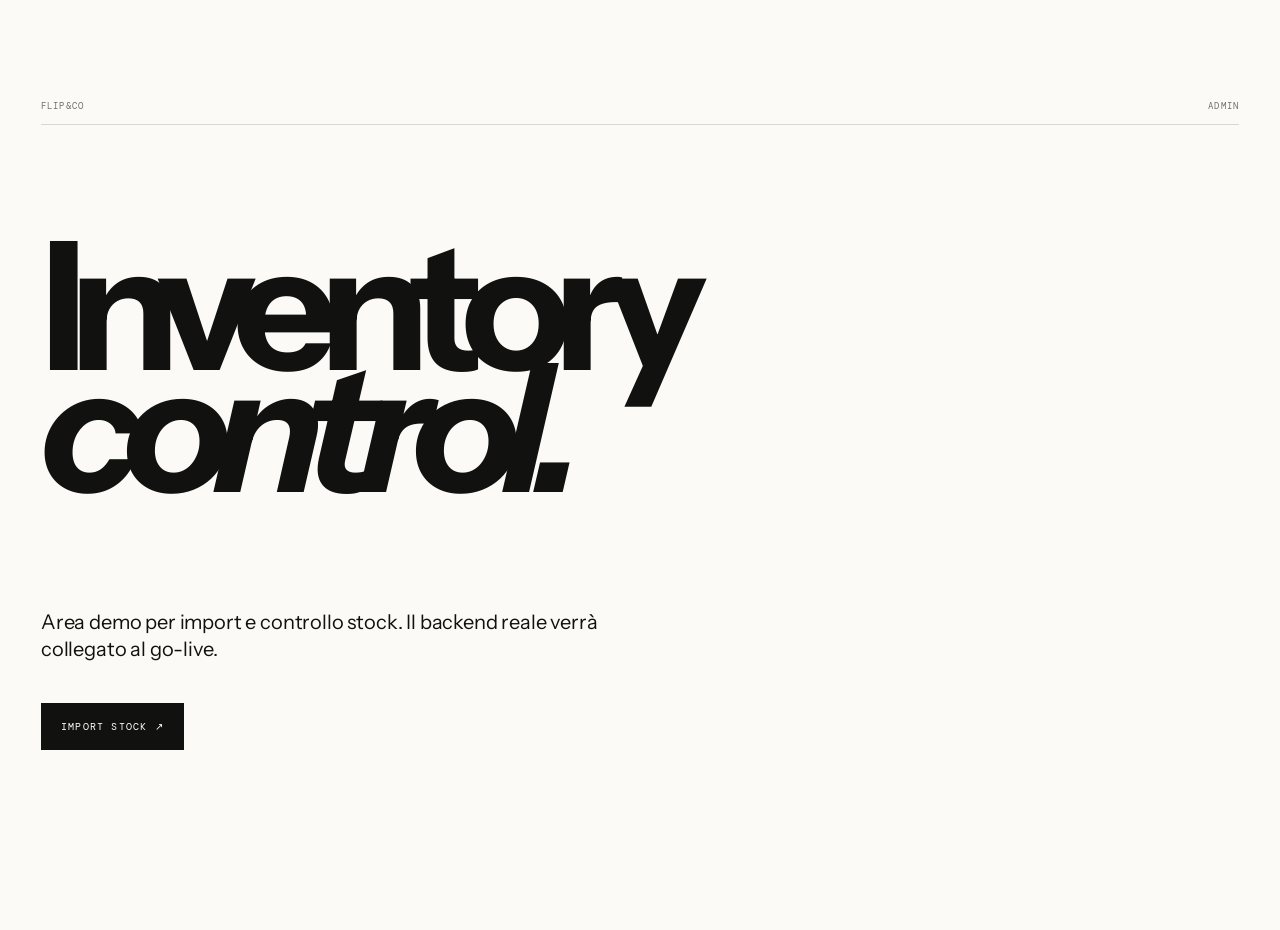
<file: admin/index.html>
<!doctype html><html lang="it"><head><meta charset="utf-8"><meta name="viewport" content="width=device-width,initial-scale=1"><title>Flip&Co Admin</title><link rel="stylesheet" href="../styles.css"></head><body><main class="admin wrap"><div class="section-line"><span>FLIP&CO</span><span>ADMIN</span></div><h1>Inventory<br><i>control.</i></h1><p>Area demo per import e controllo stock. Il backend reale verrà collegato al go-live.</p><a class="button dark" href="import.html">IMPORT STOCK ↗</a></main></body></html>
</file>
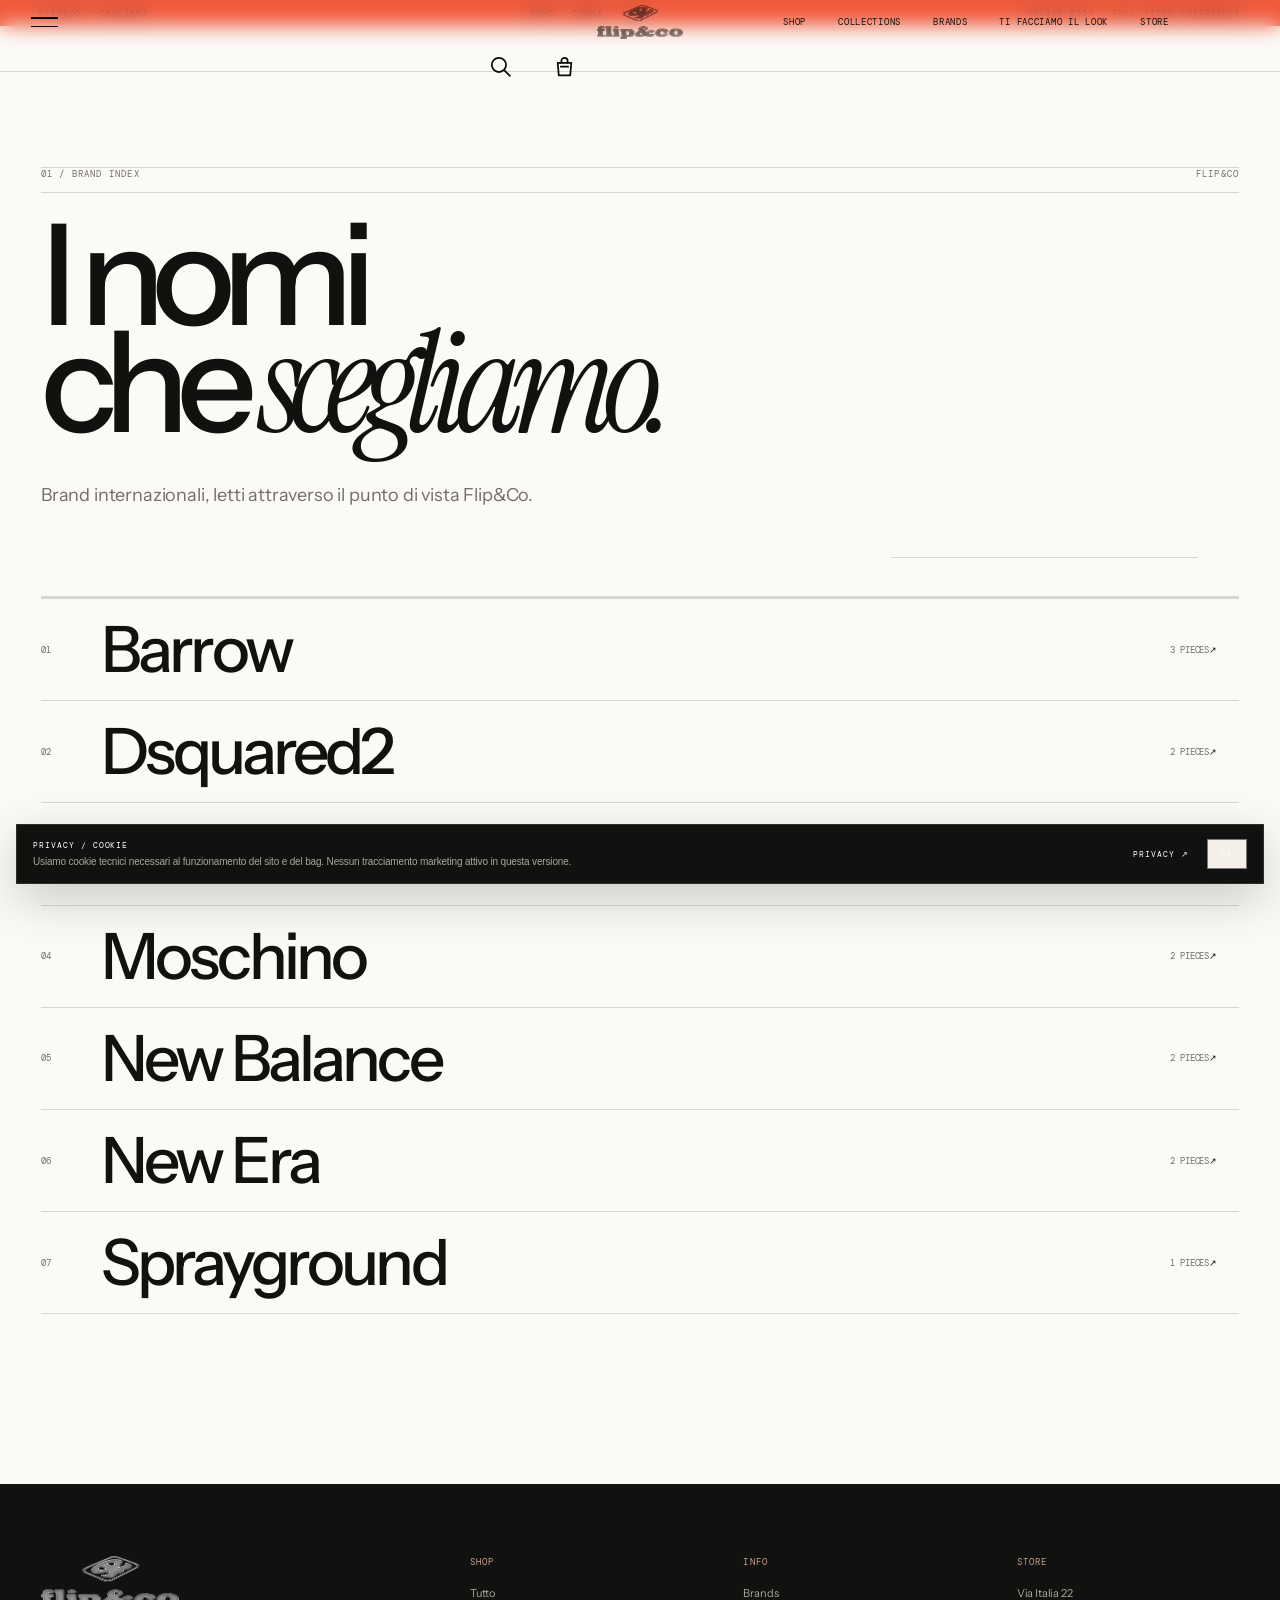
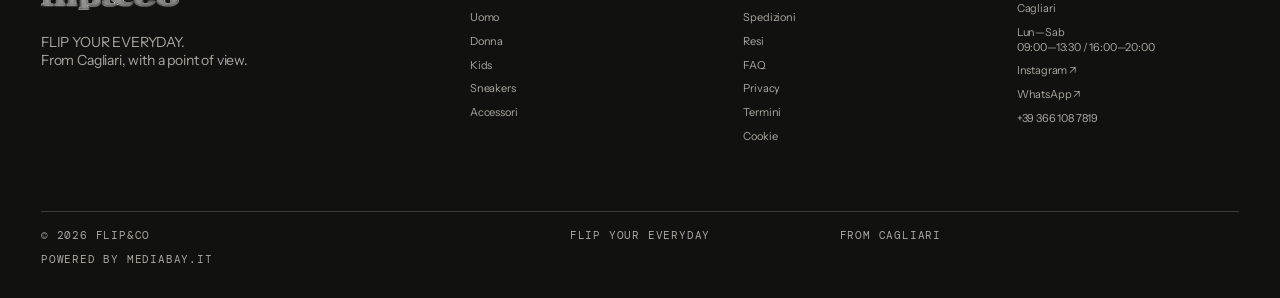
<file: brand.html>
<!DOCTYPE html>
<html lang="it"><head><meta charset="utf-8"/><meta content="width=device-width,initial-scale=1" name="viewport"/><title>Brands — Flip&amp;Co</title><link href="styles.css?v=55.0" rel="stylesheet"/><meta content="Scopri i brand selezionati da Flip&amp;Co e la loro presenza nell'Online Edit." name="description"/><meta content="#F4F1EA" name="theme-color"/></head><body><div id="siteHeader"></div><main><section class="page-hero wrap"><div class="section-line"><span>01 / BRAND INDEX</span><span>FLIP&amp;CO</span></div><h1>I nomi<br/>che <i>scegliamo.</i></h1><p>Brand internazionali, letti attraverso il punto di vista Flip&amp;Co.</p></section><section class="brands-page wrap" id="brands"></section></main><div id="siteFooter"></div><div id="cartRoot"></div><script src="js/data.js?v=55.0"></script><script src="js/commerce.js?v=55.0"></script><script src="js/site.js?v=55.0"></script><script src="js/brand.js?v=55.0"></script></body></html>
</file>
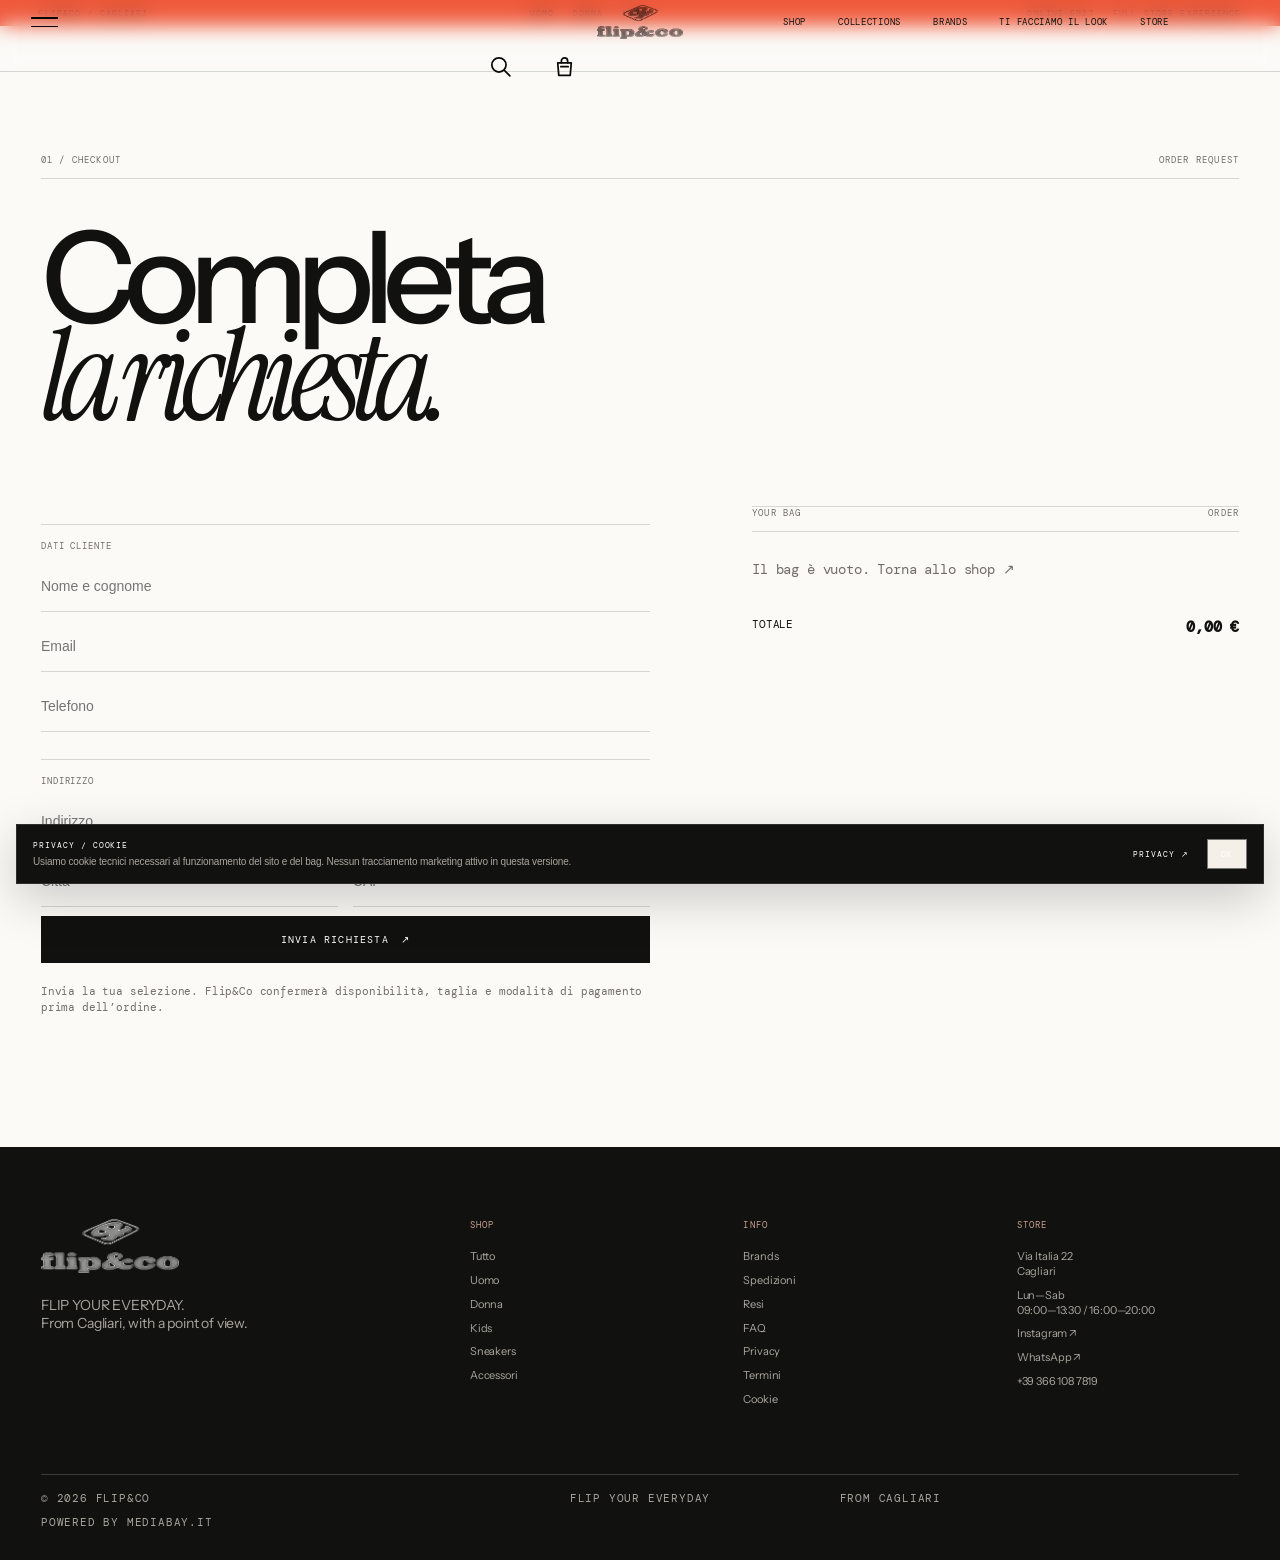
<file: checkout.html>
<!DOCTYPE html>
<html lang="it"><head><meta charset="utf-8"/><meta content="width=device-width,initial-scale=1" name="viewport"/><title>Checkout — Flip&amp;Co</title><link href="styles.css?v=55.0" rel="stylesheet"/><meta content="Invia la tua selezione a Flip&amp;Co e richiedi conferma di disponibilità e ordine." name="description"/><meta content="#F4F1EA" name="theme-color"/></head><body><div id="siteHeader"></div><main class="checkout wrap"><div class="section-line"><span>01 / CHECKOUT</span><span>ORDER REQUEST</span></div><h1>Completa<br/><i>la richiesta.</i></h1><div class="checkout-grid"><form class="form" id="checkoutForm"><label>DATI CLIENTE</label><input name="name" placeholder="Nome e cognome" required=""/><input name="email" placeholder="Email" required="" type="email"/><input name="phone" placeholder="Telefono"/><label>INDIRIZZO</label><input name="address" placeholder="Indirizzo" required=""/><div class="two"><input name="city" placeholder="Città" required=""/><input name="zip" placeholder="CAP" required=""/></div><button class="button dark full" type="submit">INVIA RICHIESTA <span>↗</span></button><p class="form-note">Invia la tua selezione. Flip&amp;Co confermerà disponibilità, taglia e modalità di pagamento prima dell’ordine.</p></form><aside class="order-summary"><div class="section-line"><span>YOUR BAG</span><span>ORDER</span></div><div id="checkoutItems"></div><div class="summary-total"><span>TOTALE</span><strong id="checkoutTotal">€ 0,00</strong></div></aside></div></main><div id="siteFooter"></div><div id="cartRoot"></div><script src="js/data.js?v=55.0"></script><script src="js/commerce.js?v=55.0"></script><script src="js/site.js?v=55.0"></script><script src="js/checkout.js?v=55.0"></script></body></html>
</file>
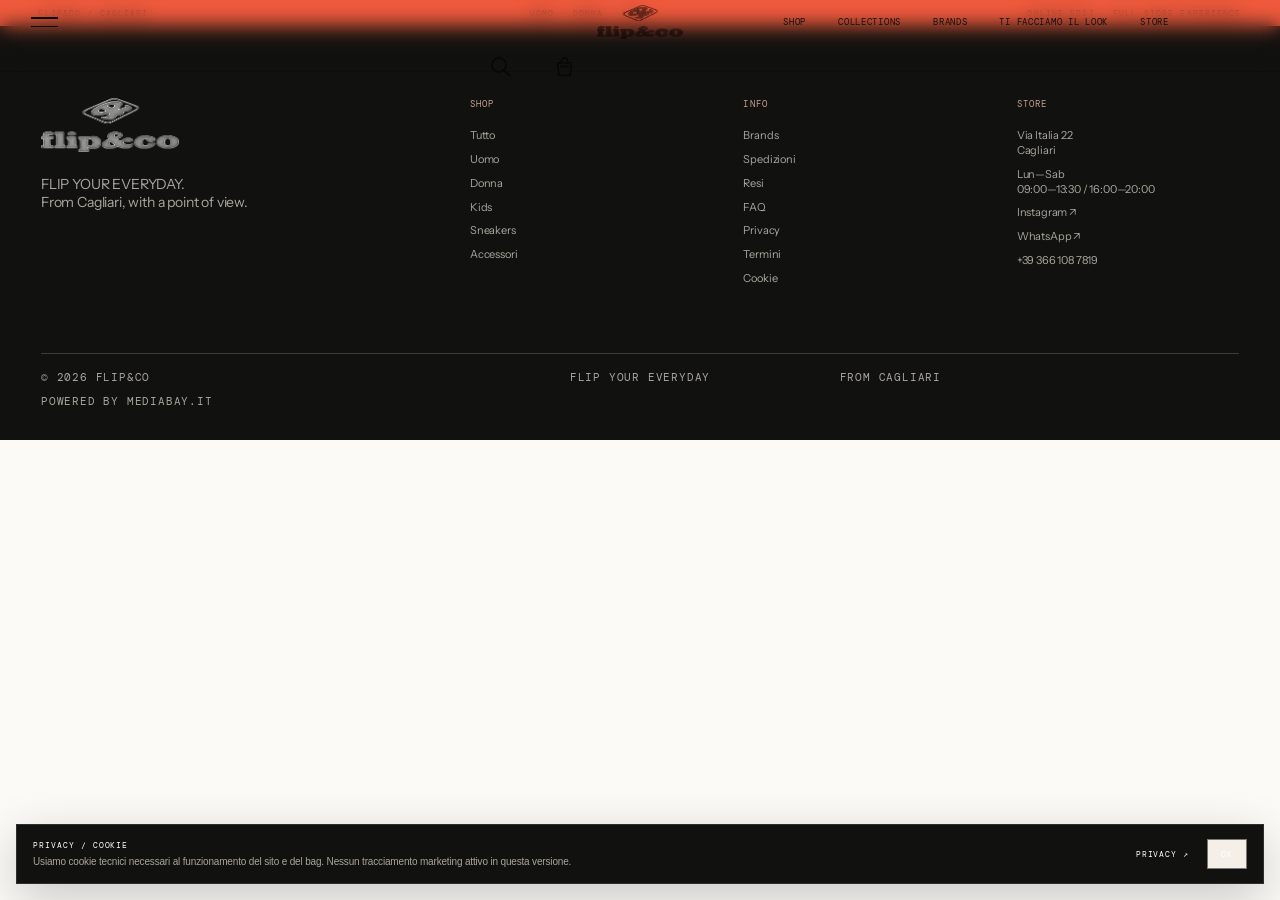
<file: collection.html>
<!DOCTYPE html>
<html lang="it"><head><meta charset="utf-8"/><meta content="width=device-width,initial-scale=1" name="viewport"/><title>Collection — Flip&amp;Co</title><link href="styles.css?v=55.0" rel="stylesheet"/><meta content="Scopri la selezione Flip&amp;Co della collection." name="description"/><meta content="#F4F1EA" name="theme-color"/></head><body><div id="siteHeader"></div><main id="collectionHero"></main><div id="siteFooter"></div><div id="cartRoot"></div><script src="js/data.js?v=55.0"></script><script src="js/commerce.js?v=55.0"></script><script src="js/site.js?v=55.0"></script><script src="js/collection.js?v=55.0"></script></body></html>
</file>
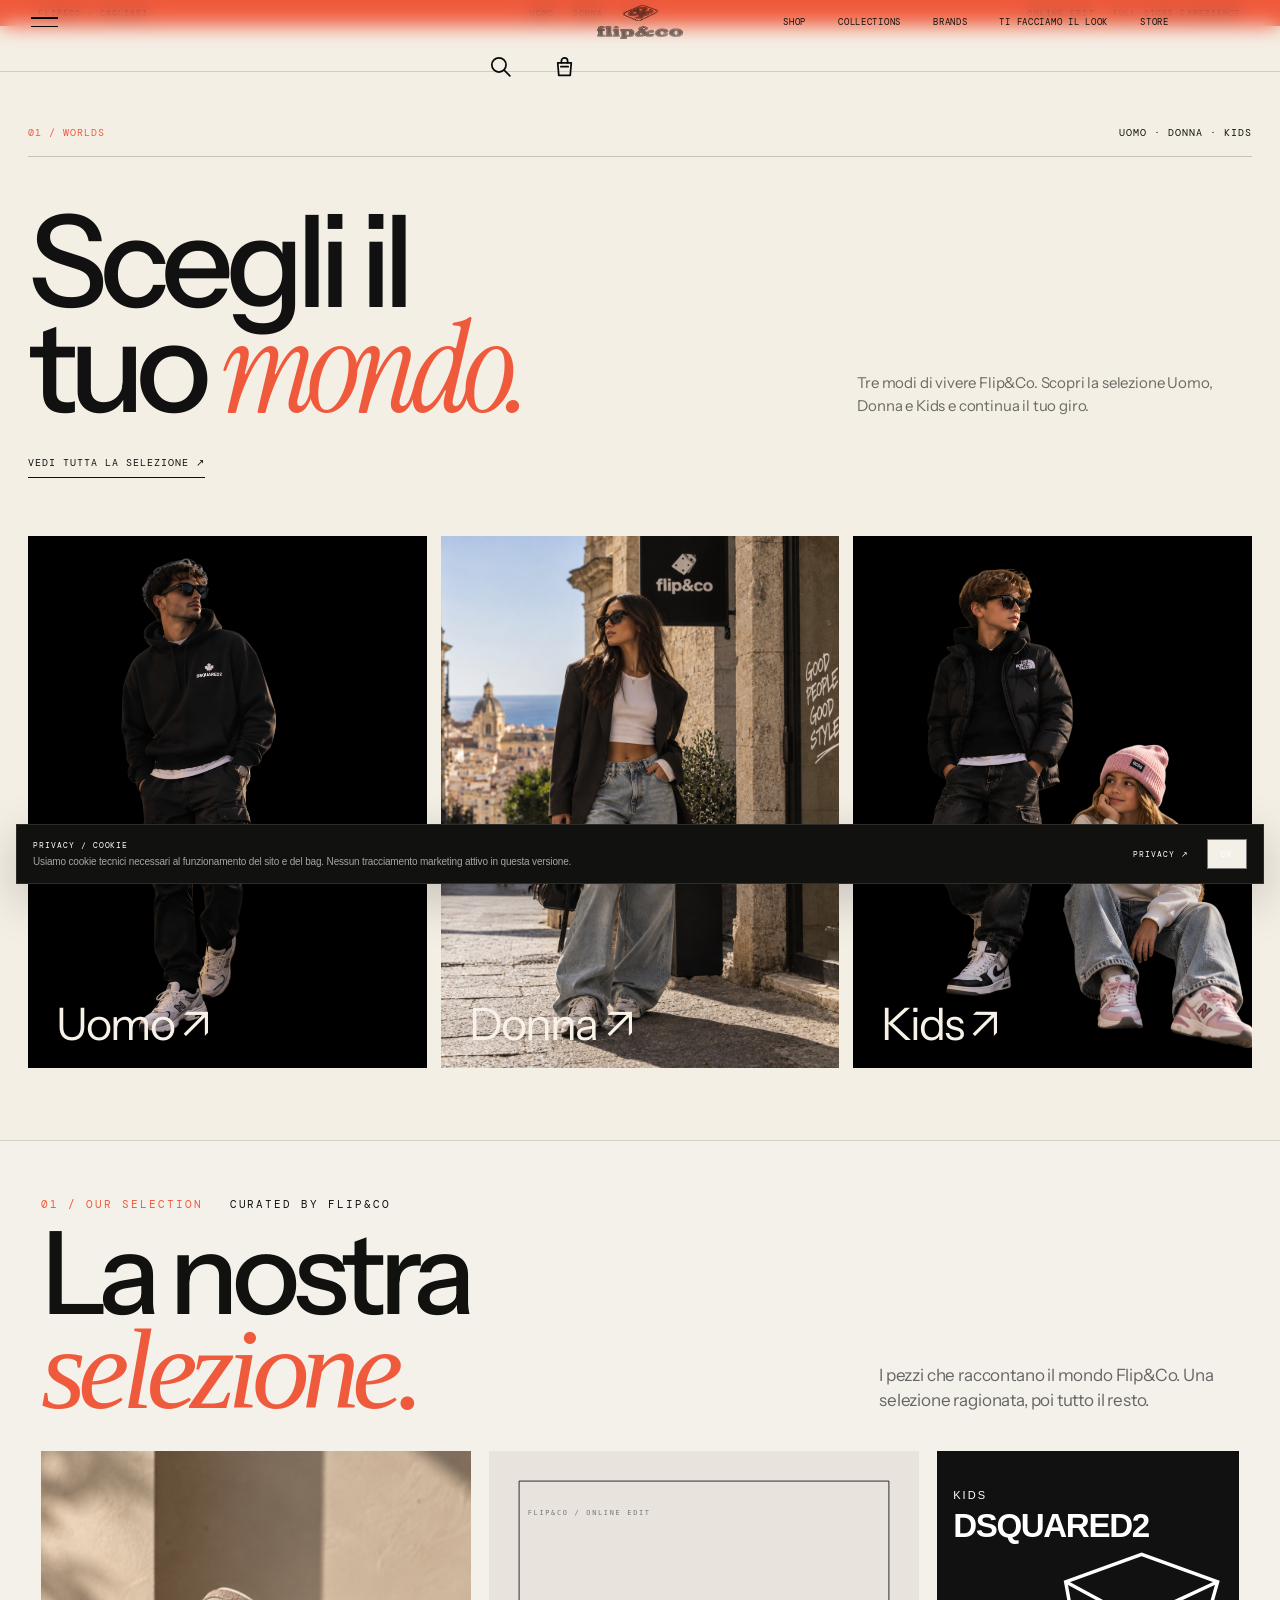
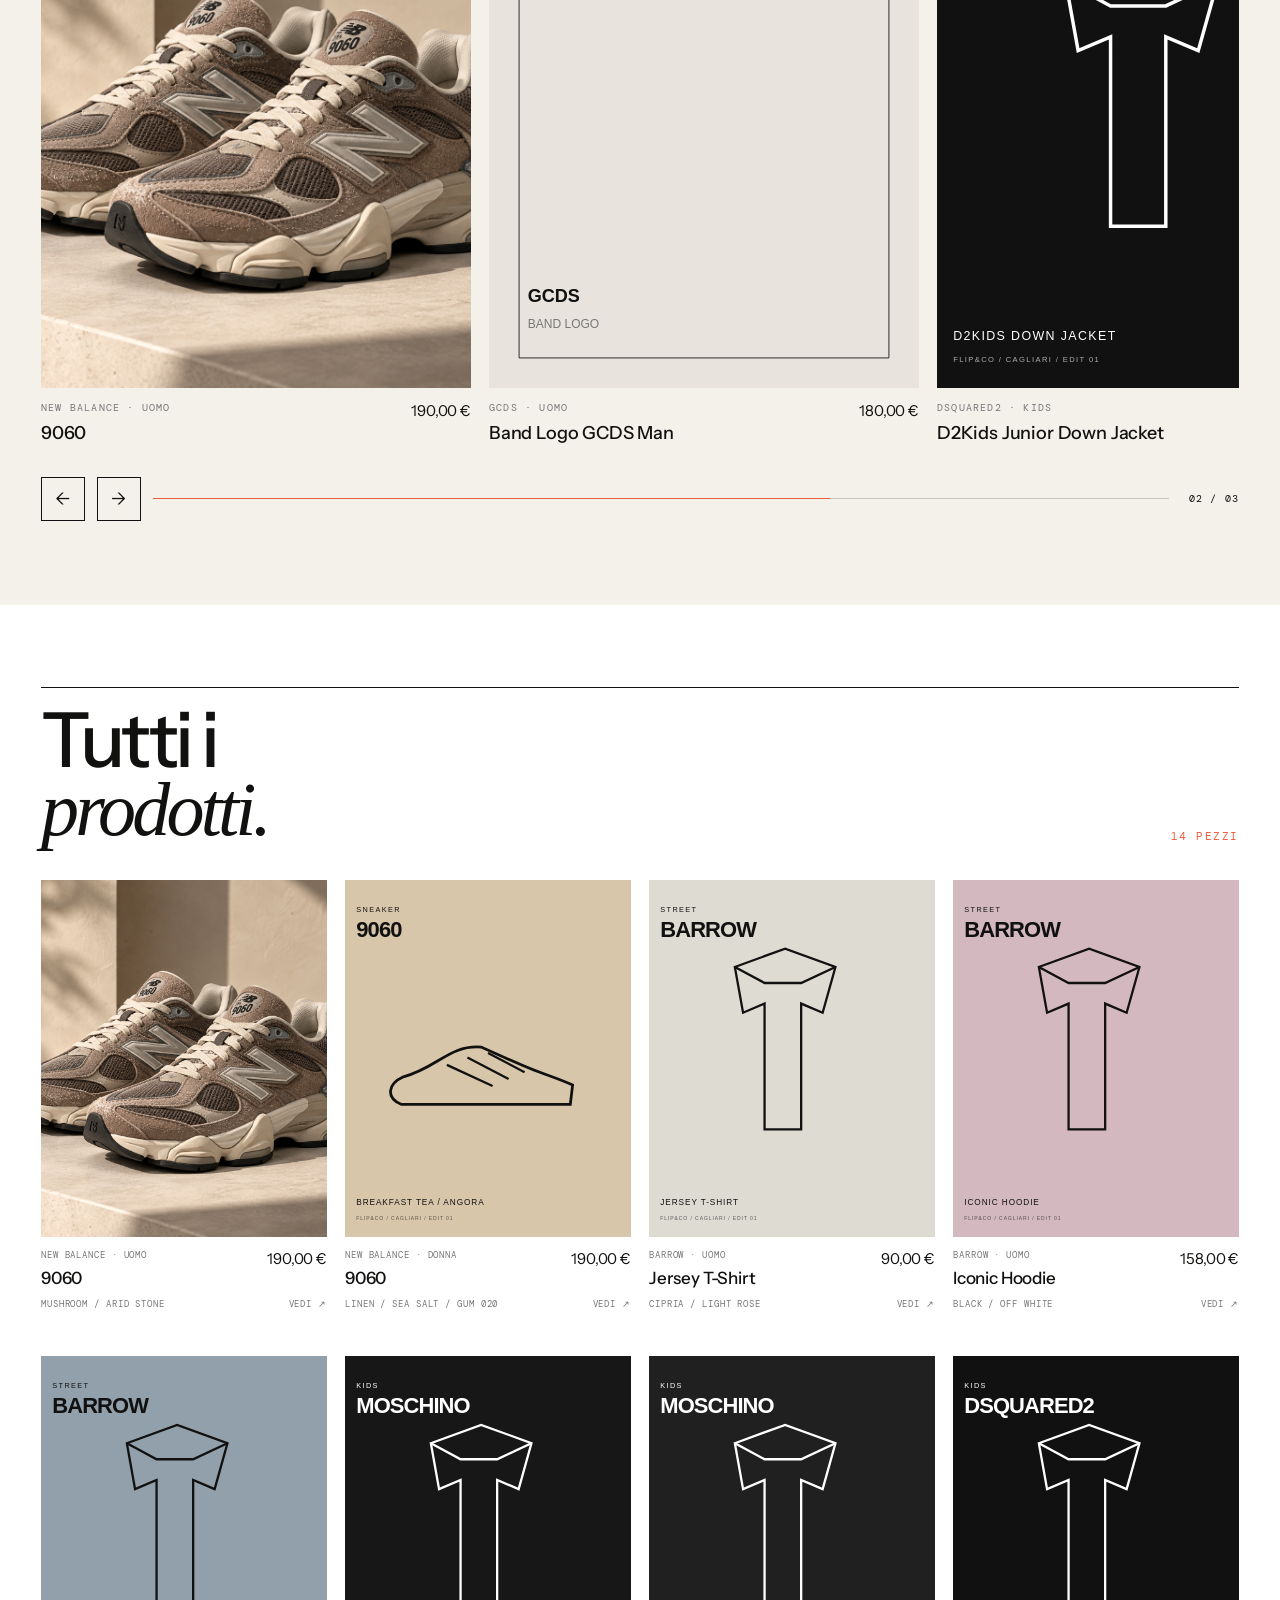
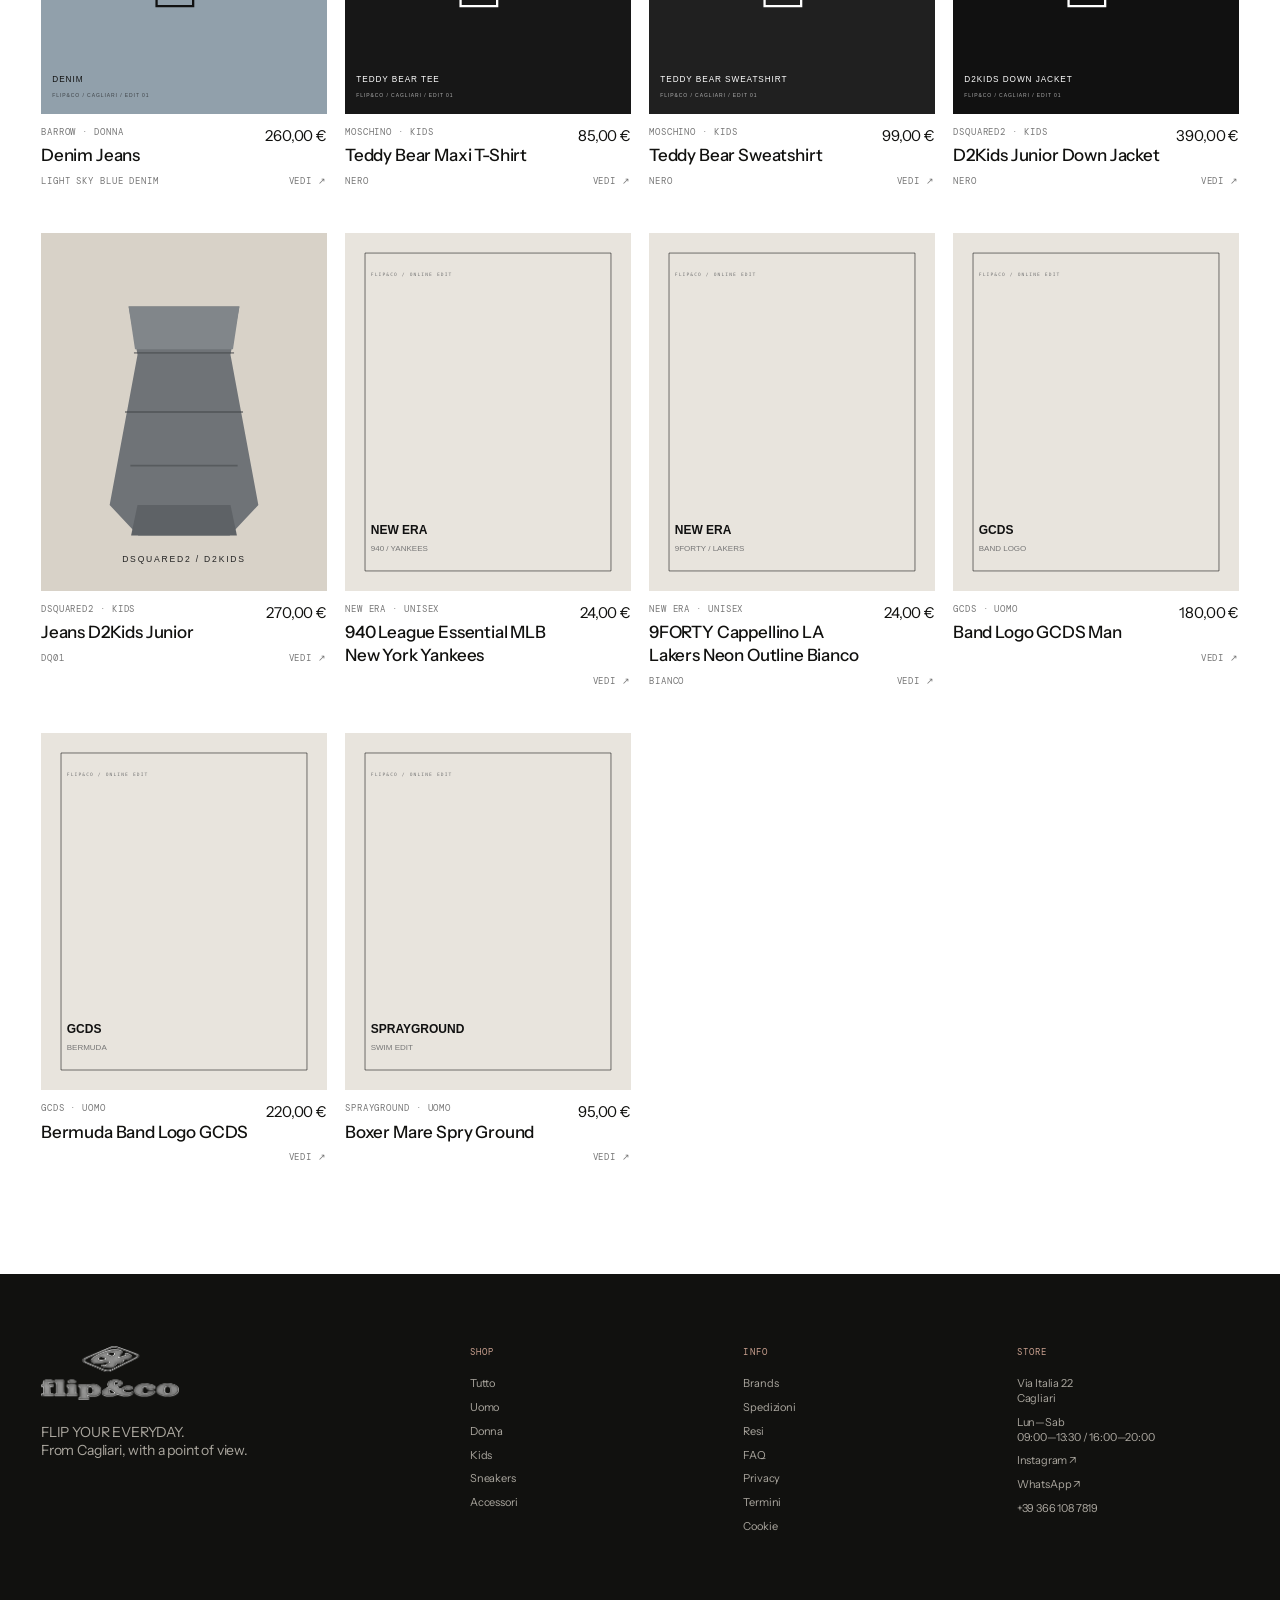
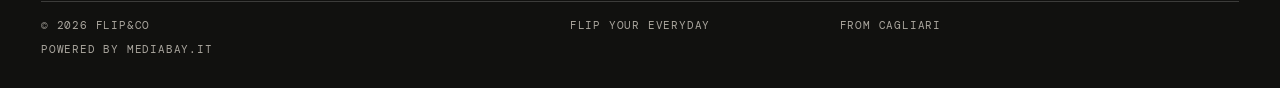
<file: collections.html>
<!DOCTYPE html>
<html lang="it">
<head>
<meta charset="utf-8"/>
<meta name="viewport" content="width=device-width,initial-scale=1"/>
<title>Collections — Flip&amp;Co</title>
<link href="styles.css?v=55.0" rel="stylesheet"/>
<meta content="La selezione Flip&amp;Co e tutti i prodotti disponibili online." name="description"/>
<meta content="#F4F1EA" name="theme-color"/>
<style>
  .c514-page{padding-bottom:0}
  .c514-selection{padding:56px 0 84px;background:#f4f1ea}
  .c514-head{display:flex;justify-content:space-between;gap:32px;align-items:flex-end;margin-bottom:34px}
  .c514-kicker{font-family:var(--mono,monospace);font-size:11px;letter-spacing:.18em;text-transform:uppercase;margin-bottom:14px}
  .c514-kicker span:first-child{color:#f05a3c}
  .c514-head h1{font-size:clamp(58px,9vw,126px);line-height:.82;letter-spacing:-.065em;margin:0;font-weight:500}
  .c514-head h1 em{font-family:var(--serif,Georgia,serif);font-weight:400;color:#f05a3c}
  .c514-head-copy{max-width:360px;font-size:17px;line-height:1.45;color:#666;margin-bottom:4px}
  .c514-carousel{position:relative}
  .c514-viewport{display:flex;gap:18px;overflow-x:auto;scroll-snap-type:x mandatory;scroll-behavior:smooth;padding:0 0 10px;scrollbar-width:none}
  .c514-viewport::-webkit-scrollbar{display:none}
  .c514-card{flex:0 0 min(72vw,430px);scroll-snap-align:start;color:inherit;text-decoration:none}
  .c514-image{position:relative;background:#ebe9e3;aspect-ratio:4/5;overflow:hidden}
  .c514-image img{width:100%;height:100%;object-fit:cover;display:block}
  .c514-meta{display:flex;justify-content:space-between;gap:16px;padding-top:13px;font-size:15px}
  .c514-meta small{display:block;font-family:var(--mono,monospace);font-size:10px;letter-spacing:.12em;text-transform:uppercase;color:#777;margin-bottom:6px}
  .c514-meta strong{font-size:18px;font-weight:500}
  .c514-price{white-space:nowrap}
  .c514-controls{display:flex;align-items:center;gap:12px;margin-top:22px}
  .c514-arrow{width:44px;height:44px;border:1px solid #111;background:transparent;font-size:18px;cursor:pointer}
  .c514-progress{height:1px;background:#c9c6bf;flex:1;position:relative}
  .c514-progress i{position:absolute;left:0;top:0;height:1px;background:#f05a3c;width:25%;transition:width .25s}
  .c514-index{font-family:var(--mono,monospace);font-size:10px;letter-spacing:.12em;min-width:58px;text-align:right}
  .c514-all{padding:82px 0 110px;background:#fff}
  .c514-all-head{display:flex;justify-content:space-between;align-items:flex-end;border-top:1px solid #111;padding-top:18px;margin-bottom:36px}
  .c514-all-head h2{font-size:clamp(38px,6vw,76px);line-height:.9;letter-spacing:-.05em;margin:0;font-weight:500}
  .c514-all-head h2 em{font-family:var(--serif,Georgia,serif);font-weight:400}
  .c514-count{font-family:var(--mono,monospace);font-size:11px;letter-spacing:.14em;color:#f05a3c}
  .c514-grid{display:grid;grid-template-columns:repeat(4,minmax(0,1fr));gap:46px 18px}
  .c514-product{color:inherit;text-decoration:none;min-width:0}
  .c514-product-image{background:#eee;aspect-ratio:4/5;overflow:hidden;position:relative}
  .c514-product-image img{width:100%;height:100%;object-fit:cover;display:block;transition:transform .5s ease}
  .c514-product:hover .c514-product-image img{transform:scale(1.025)}
  .c514-product-meta{padding-top:12px;display:flex;justify-content:space-between;gap:10px}
  .c514-product-meta small{display:block;font-family:var(--mono,monospace);font-size:9px;letter-spacing:.1em;text-transform:uppercase;color:#777;margin-bottom:6px}
  .c514-product-meta b{display:block;font-size:17px;font-weight:500}
  .c514-product-price{white-space:nowrap;font-size:15px}
  .c514-product-foot{display:flex;justify-content:space-between;margin-top:8px;font-family:var(--mono,monospace);font-size:9px;letter-spacing:.1em;text-transform:uppercase;color:#777}
  @media(max-width:760px){
    .c514-selection{padding:38px 0 62px}
    .c514-head{display:block;margin-bottom:24px}
    .c514-head h1{font-size:62px}
    .c514-head-copy{margin-top:18px;font-size:16px}
    .c514-card{flex-basis:78vw}
    .c514-all{padding:62px 0 76px}
    .c514-all-head{margin-bottom:24px}
    .c514-grid{grid-template-columns:repeat(2,minmax(0,1fr));gap:34px 14px}
    .c514-product-meta{display:block}
    .c514-product-price{margin-top:8px}
  }
</style>
</head>
<body>
<div id="siteHeader"></div>
<main class="c514-page">
<section class="f53-worlds">
  <div class="f53-worlds-inner">
    <div class="f53-worlds-label"><span>01 / WORLDS</span><span>UOMO · DONNA · KIDS</span></div>
    <div class="f53-worlds-heading">
      <h1>Scegli il<br/>tuo <em>mondo.</em></h1>
      <p>Tre modi di vivere Flip&amp;Co. Scopri la selezione Uomo, Donna e Kids e continua il tuo giro.</p>
    </div>
    <a class="f53-worlds-link" href="shop.html">VEDI TUTTA LA SELEZIONE ↗</a>
    <div class="f53-worlds-grid">
      <a class="f53-world-card" href="shop.html?category=Uomo">
        <div class="f53-world-media"><img src="assets/editorial/home/flipco-uomo.jpg" alt="Flip&Co Uomo" loading="lazy"><span>Uomo ↗</span></div>
      </a>
      <a class="f53-world-card" href="shop.html?category=Donna">
        <div class="f53-world-media"><img src="assets/editorial/home/flipco-donna.jpg" alt="Flip&Co Donna" loading="lazy"><span>Donna ↗</span></div>
      </a>
      <a class="f53-world-card" href="shop.html?category=Kids">
        <div class="f53-world-media"><img src="assets/editorial/home/flipco-kids.jpg" alt="Flip&Co Kids" loading="lazy"><span>Kids ↗</span></div>
      </a>
    </div>
  </div>
</section>

<section class="c514-selection" id="selection">
  <div class="wrap">
    <div class="c514-head">
      <div>
        <div class="c514-kicker"><span>01 / OUR SELECTION</span><span> &nbsp; CURATED BY FLIP&amp;CO</span></div>
        <h1>La nostra<br/><em>selezione.</em></h1>
      </div>
      <p class="c514-head-copy">I pezzi che raccontano il mondo Flip&amp;Co. Una selezione ragionata, poi tutto il resto.</p>
    </div>
    <div class="c514-carousel">
      <div class="c514-viewport" id="selectionViewport" aria-label="La nostra selezione"></div>
      <div class="c514-controls">
        <button class="c514-arrow" id="selectionPrev" type="button" aria-label="Precedente">←</button>
        <button class="c514-arrow" id="selectionNext" type="button" aria-label="Successivo">→</button>
        <div class="c514-progress"><i id="selectionProgress"></i></div>
        <span class="c514-index" id="selectionIndex">01 / 04</span>
      </div>
    </div>
  </div>
</section>

<section class="c514-all" id="all-products">
  <div class="wrap">
    <div class="c514-all-head">
      <h2>Tutti i<br/><em>prodotti.</em></h2>
      <span class="c514-count" id="allCount">00 PEZZI</span>
    </div>
    <div class="c514-grid" id="allProducts"></div>
  </div>
</section>
</main>
<div id="siteFooter"></div>
<div id="cartRoot"></div>
<script src="js/data.js?v=55.0"></script>
<script src="js/commerce.js?v=55.0"></script>
<script src="js/site.js?v=55.0"></script>
<script src="js/collections.js?v=55.0"></script>
</body>
</html>
</file>
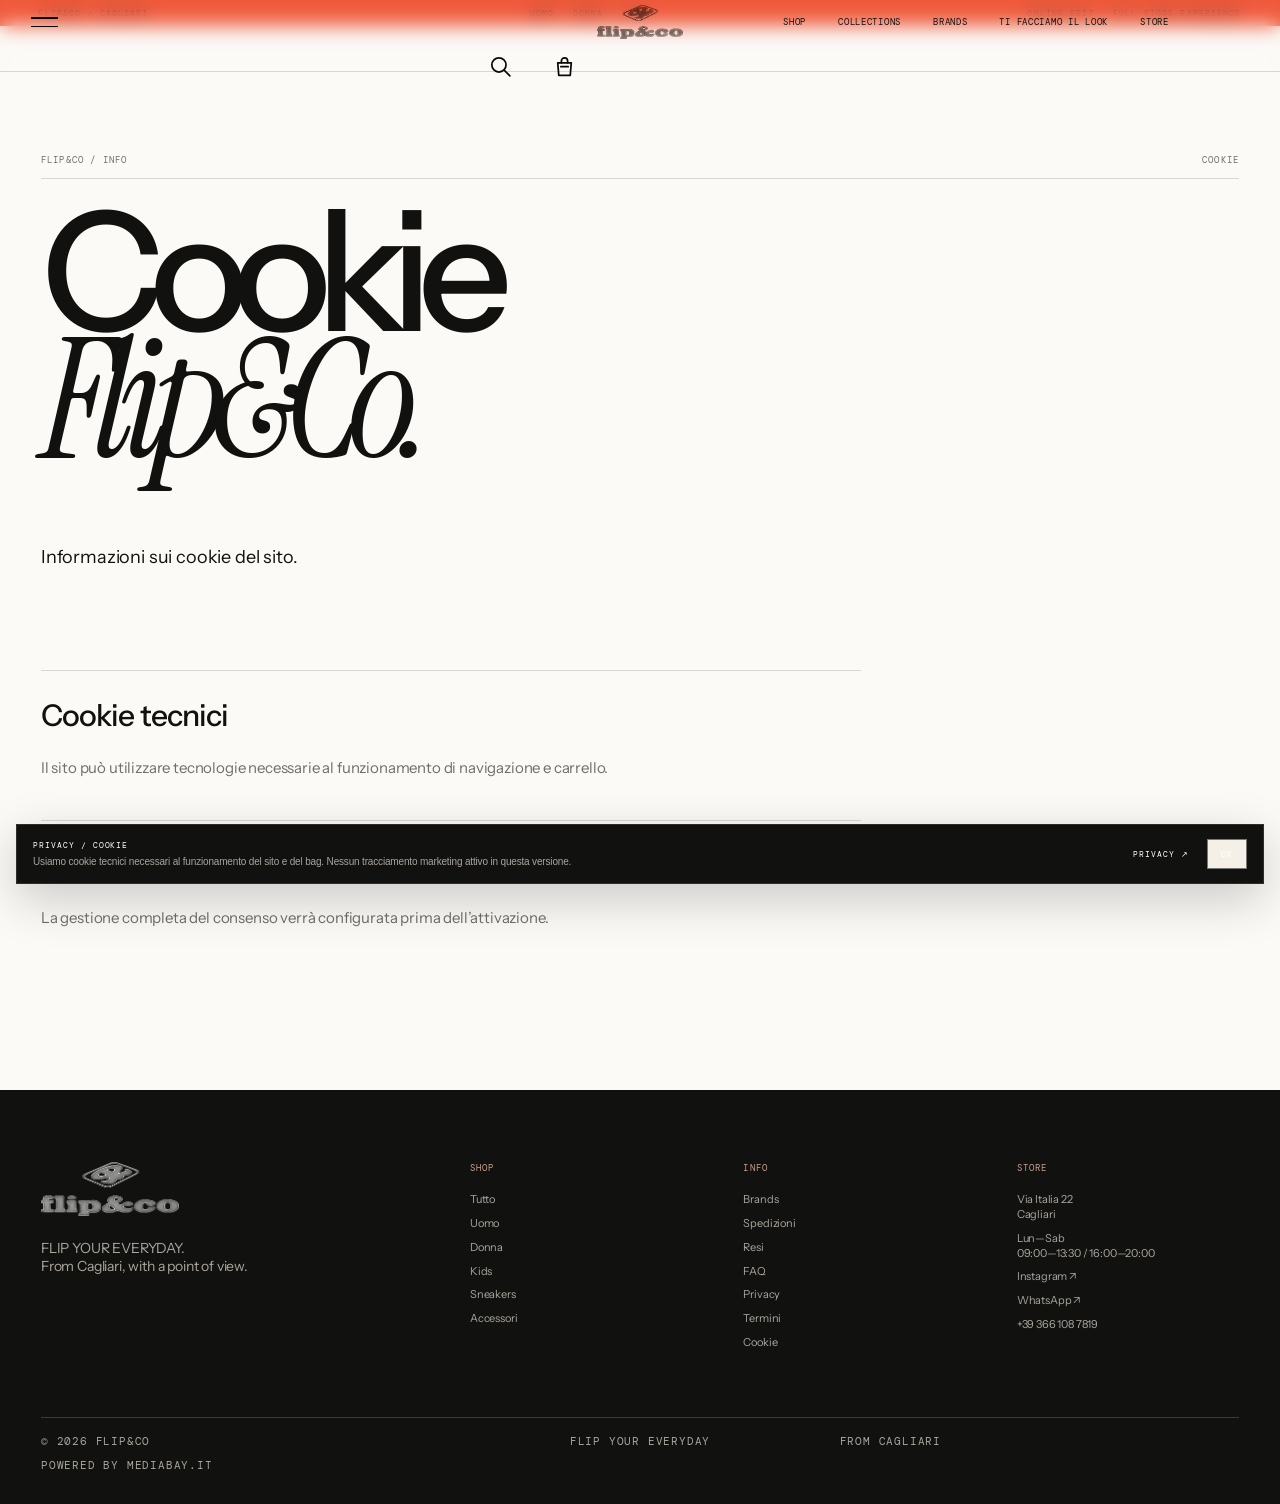
<file: cookies.html>
<!DOCTYPE html>
<html lang="it"><head><meta charset="utf-8"/><meta content="width=device-width,initial-scale=1" name="viewport"/><title>Cookie — Flip&amp;Co</title><link href="styles.css?v=55.0" rel="stylesheet"/><meta content="Informazioni sui cookie utilizzati da Flip&amp;Co." name="description"/><meta content="#F4F1EA" name="theme-color"/></head><body><div id="siteHeader"></div><main class="legal wrap"><div class="section-line"><span>FLIP&amp;CO / INFO</span><span>COOKIE</span></div><h1>Cookie<br/><i>Flip&amp;Co.</i></h1><p class="legal-intro">Informazioni sui cookie del sito.</p><div class="legal-body"><section><h2>Cookie tecnici</h2><p>Il sito può utilizzare tecnologie necessarie al funzionamento di navigazione e carrello.</p></section><section><h2>Preferenze</h2><p>La gestione completa del consenso verrà configurata prima dell’attivazione.</p></section></div></main><div id="siteFooter"></div><div id="cartRoot"></div><script src="js/data.js?v=55.0"></script><script src="js/commerce.js?v=55.0"></script><script src="js/site.js?v=55.0"></script></body></html>
</file>
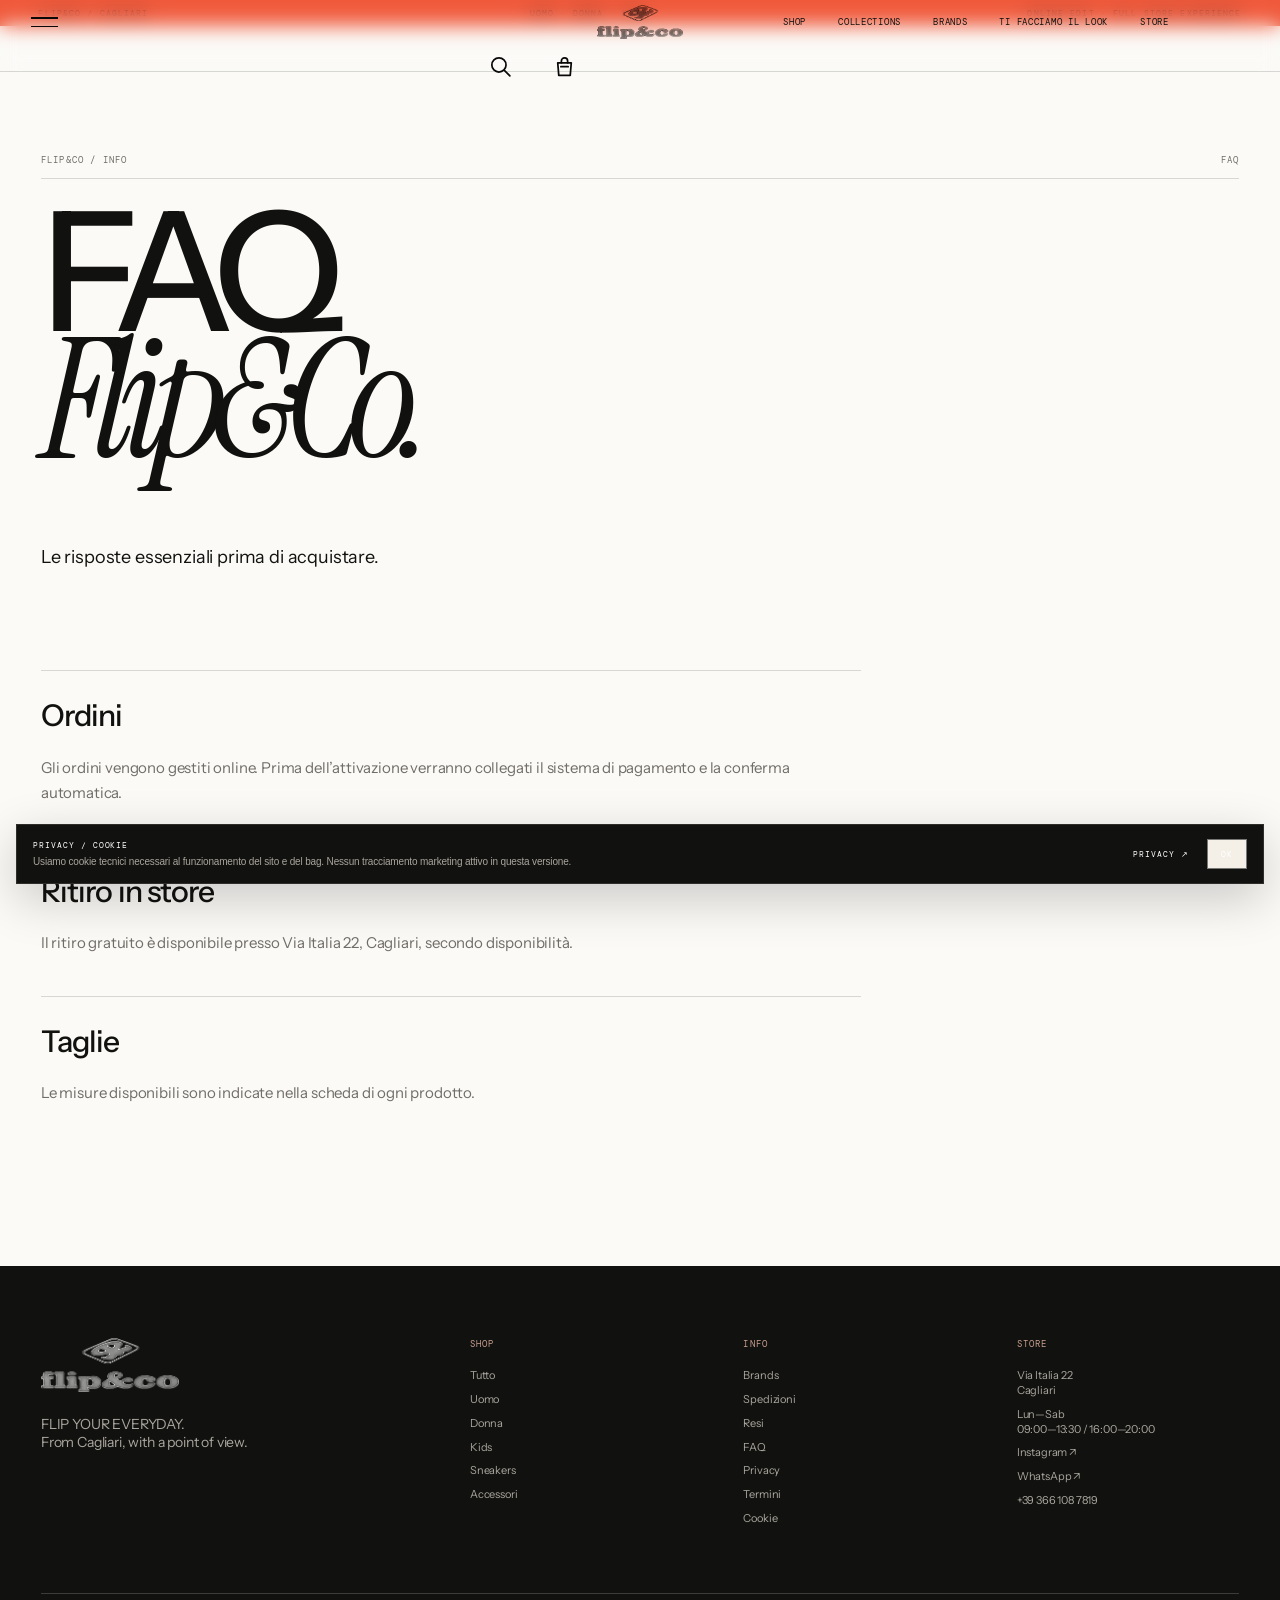
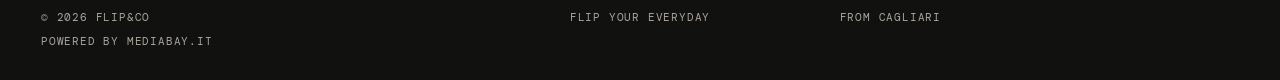
<file: faq.html>
<!DOCTYPE html>
<html lang="it"><head><meta charset="utf-8"/><meta content="width=device-width,initial-scale=1" name="viewport"/><title>FAQ — Flip&amp;Co</title><link href="styles.css?v=55.0" rel="stylesheet"/><meta content="FAQ Flip&amp;Co: ordini, disponibilità, store, spedizioni e assistenza." name="description"/><meta content="#F4F1EA" name="theme-color"/></head><body><div id="siteHeader"></div><main class="legal wrap"><div class="section-line"><span>FLIP&amp;CO / INFO</span><span>FAQ</span></div><h1>FAQ<br/><i>Flip&amp;Co.</i></h1><p class="legal-intro">Le risposte essenziali prima di acquistare.</p><div class="legal-body"><section><h2>Ordini</h2><p>Gli ordini vengono gestiti online. Prima dell’attivazione verranno collegati il sistema di pagamento e la conferma automatica.</p></section><section><h2>Ritiro in store</h2><p>Il ritiro gratuito è disponibile presso Via Italia 22, Cagliari, secondo disponibilità.</p></section><section><h2>Taglie</h2><p>Le misure disponibili sono indicate nella scheda di ogni prodotto.</p></section></div></main><div id="siteFooter"></div><div id="cartRoot"></div><script src="js/data.js?v=55.0"></script><script src="js/commerce.js?v=55.0"></script><script src="js/site.js?v=55.0"></script></body></html>
</file>
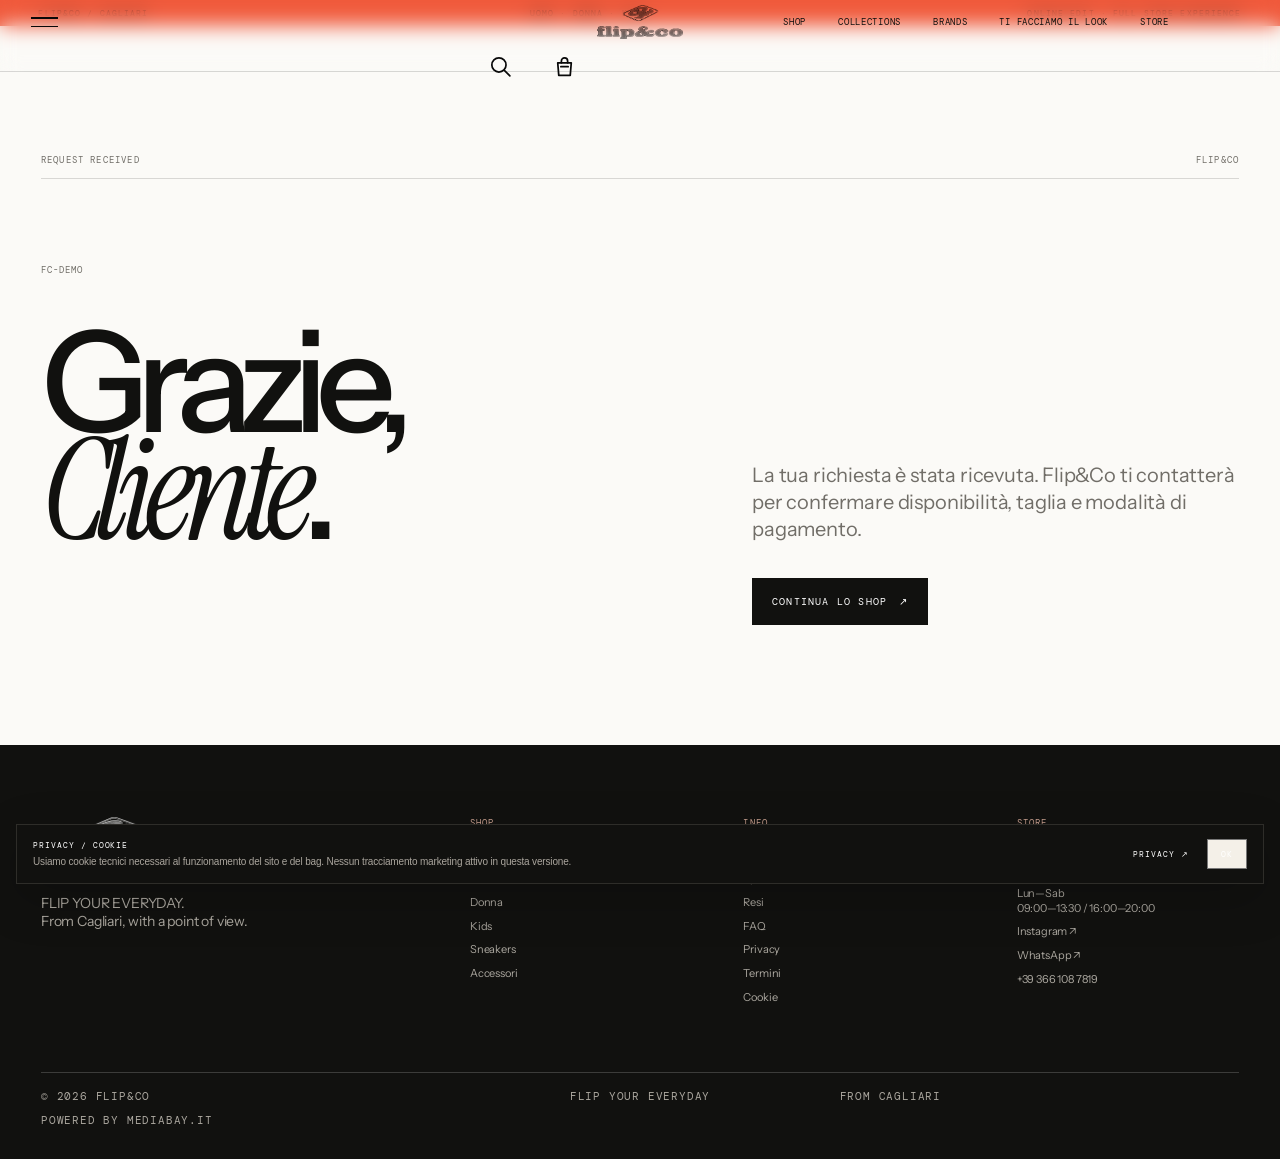
<file: order-confirmation.html>
<!DOCTYPE html>
<html lang="it"><head><meta charset="utf-8"/><meta content="width=device-width,initial-scale=1" name="viewport"/><title>Richiesta ricevuta — Flip&amp;Co</title><link href="styles.css?v=55.0" rel="stylesheet"/><meta content="La tua richiesta è stata ricevuta da Flip&amp;Co." name="description"/><meta content="#F4F1EA" name="theme-color"/></head><body><div id="siteHeader"></div><main class="confirmation wrap"><div class="section-line"><span>REQUEST RECEIVED</span><span>FLIP&amp;CO</span></div><div class="confirm-grid"><div><span class="confirm-number" id="orderNumber">FC-DEMO</span><h1>Grazie,<br/><i id="orderName">Cliente</i>.</h1></div><div><p>La tua richiesta è stata ricevuta. Flip&amp;Co ti contatterà per confermare disponibilità, taglia e modalità di pagamento.</p><a class="button dark" href="shop.html">CONTINUA LO SHOP <span>↗</span></a></div></div></main><div id="siteFooter"></div><div id="cartRoot"></div><script src="js/data.js?v=55.0"></script><script src="js/commerce.js?v=55.0"></script><script src="js/site.js?v=55.0"></script><script src="js/confirmation.js?v=55.0"></script></body></html>
</file>
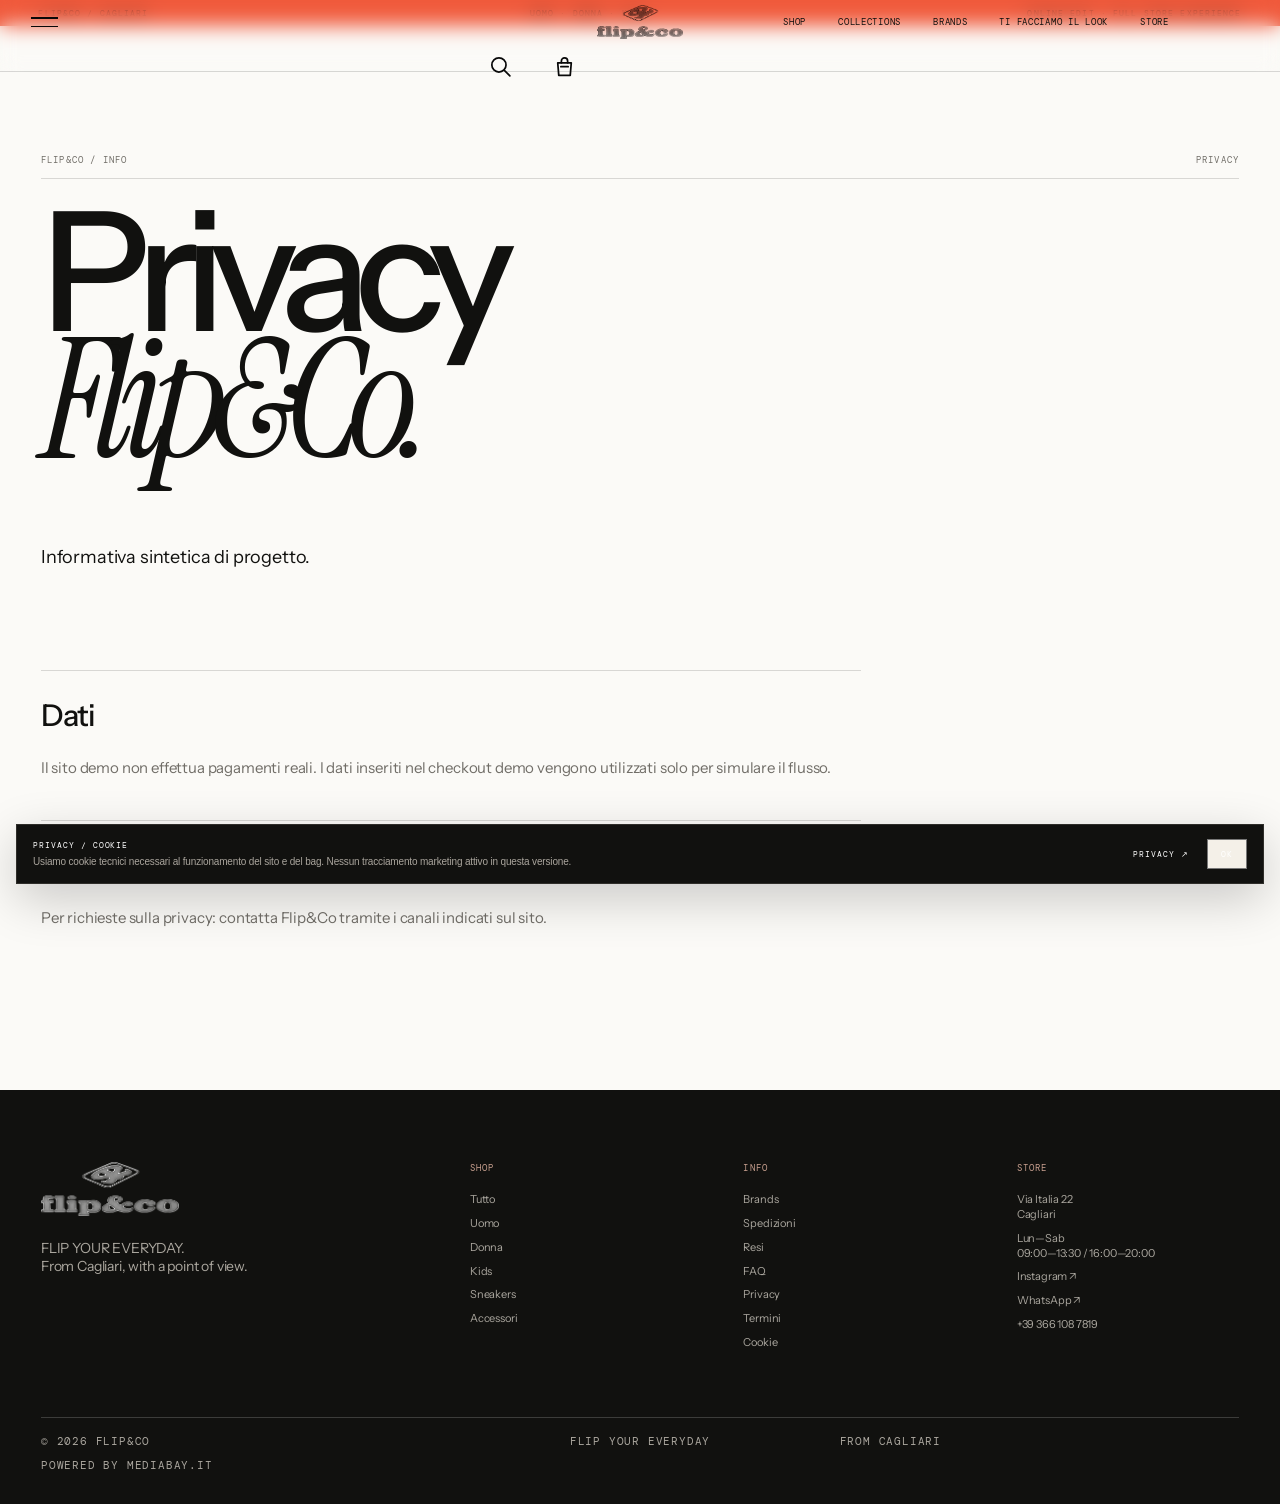
<file: privacy.html>
<!DOCTYPE html>
<html lang="it"><head><meta charset="utf-8"/><meta content="width=device-width,initial-scale=1" name="viewport"/><title>Privacy — Flip&amp;Co</title><link href="styles.css?v=55.0" rel="stylesheet"/><meta content="Informativa privacy di Flip&amp;Co." name="description"/><meta content="#F4F1EA" name="theme-color"/></head><body><div id="siteHeader"></div><main class="legal wrap"><div class="section-line"><span>FLIP&amp;CO / INFO</span><span>PRIVACY</span></div><h1>Privacy<br/><i>Flip&amp;Co.</i></h1><p class="legal-intro">Informativa sintetica di progetto.</p><div class="legal-body"><section><h2>Dati</h2><p>Il sito demo non effettua pagamenti reali. I dati inseriti nel checkout demo vengono utilizzati solo per simulare il flusso.</p></section><section><h2>Contatti</h2><p>Per richieste sulla privacy: contatta Flip&amp;Co tramite i canali indicati sul sito.</p></section></div></main><div id="siteFooter"></div><div id="cartRoot"></div><script src="js/data.js?v=55.0"></script><script src="js/commerce.js?v=55.0"></script><script src="js/site.js?v=55.0"></script></body></html>
</file>
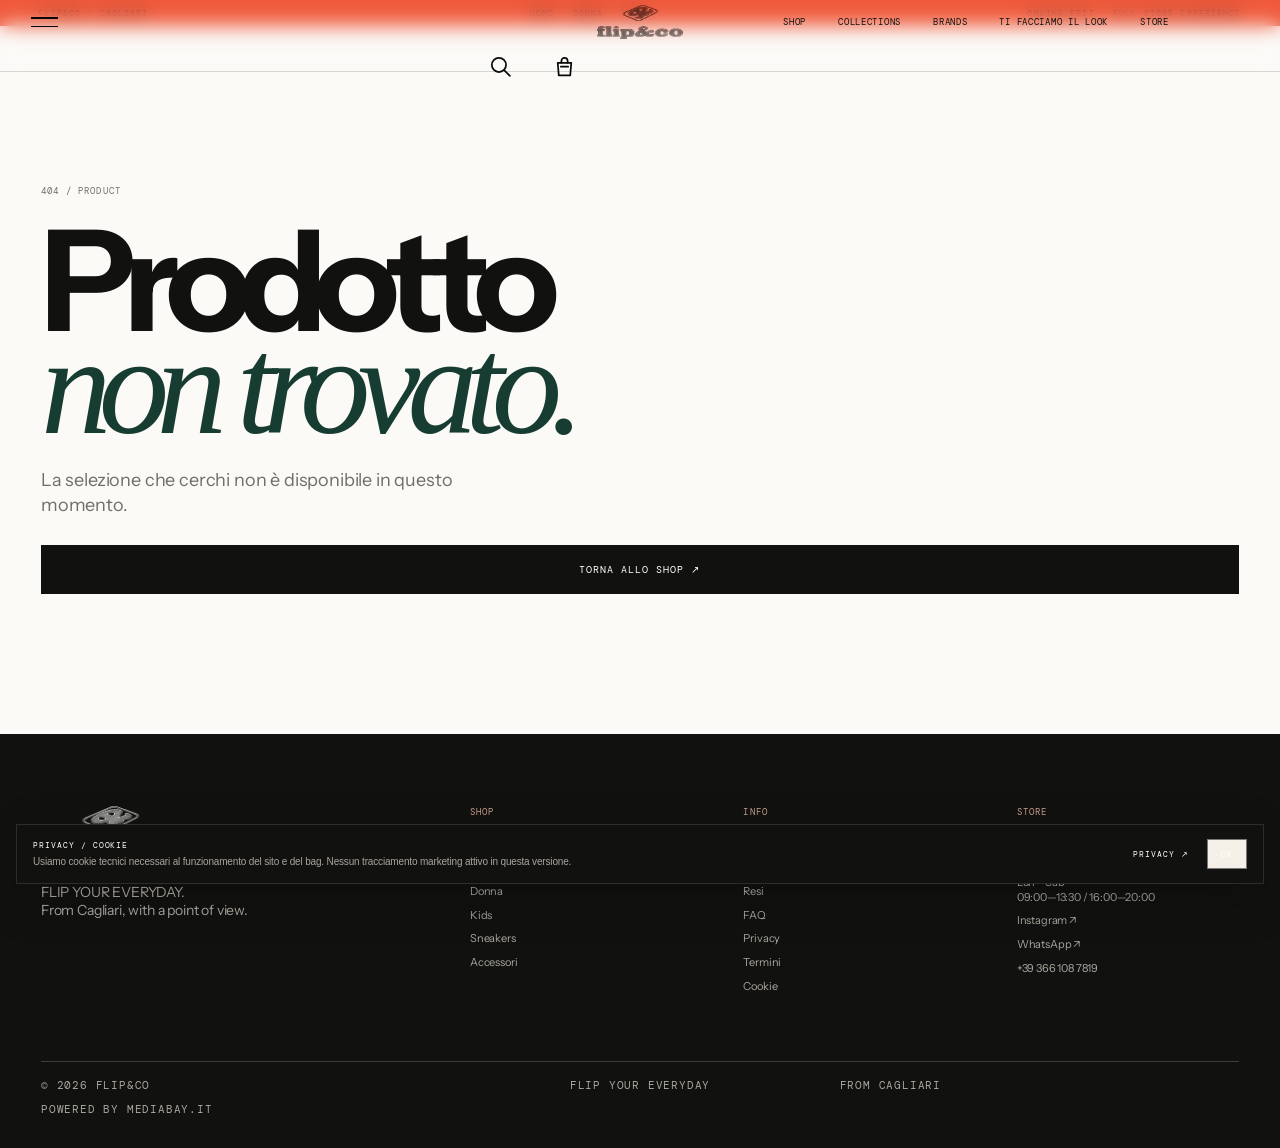
<file: product.html>
<!DOCTYPE html>
<html lang="it"><head><meta charset="utf-8"/><meta content="width=device-width,initial-scale=1" name="viewport"/><meta content="Scopri il prodotto selezionato da Flip&amp;Co, disponibilità, dettagli e richiesta ordine." name="description"/><title>Product — Flip&amp;Co</title><link href="styles.css?v=55.0" rel="stylesheet"/><meta content="#F4F1EA" name="theme-color"/></head><body data-page="product"><div id="siteHeader"></div><main id="pdp"></main><div id="siteFooter"></div><div id="cartRoot"></div><script src="js/data.js?v=55.0"></script><script src="js/commerce.js?v=55.0"></script><script src="js/site.js?v=55.0"></script><script src="js/product.js?v=55.0"></script></body></html>
</file>
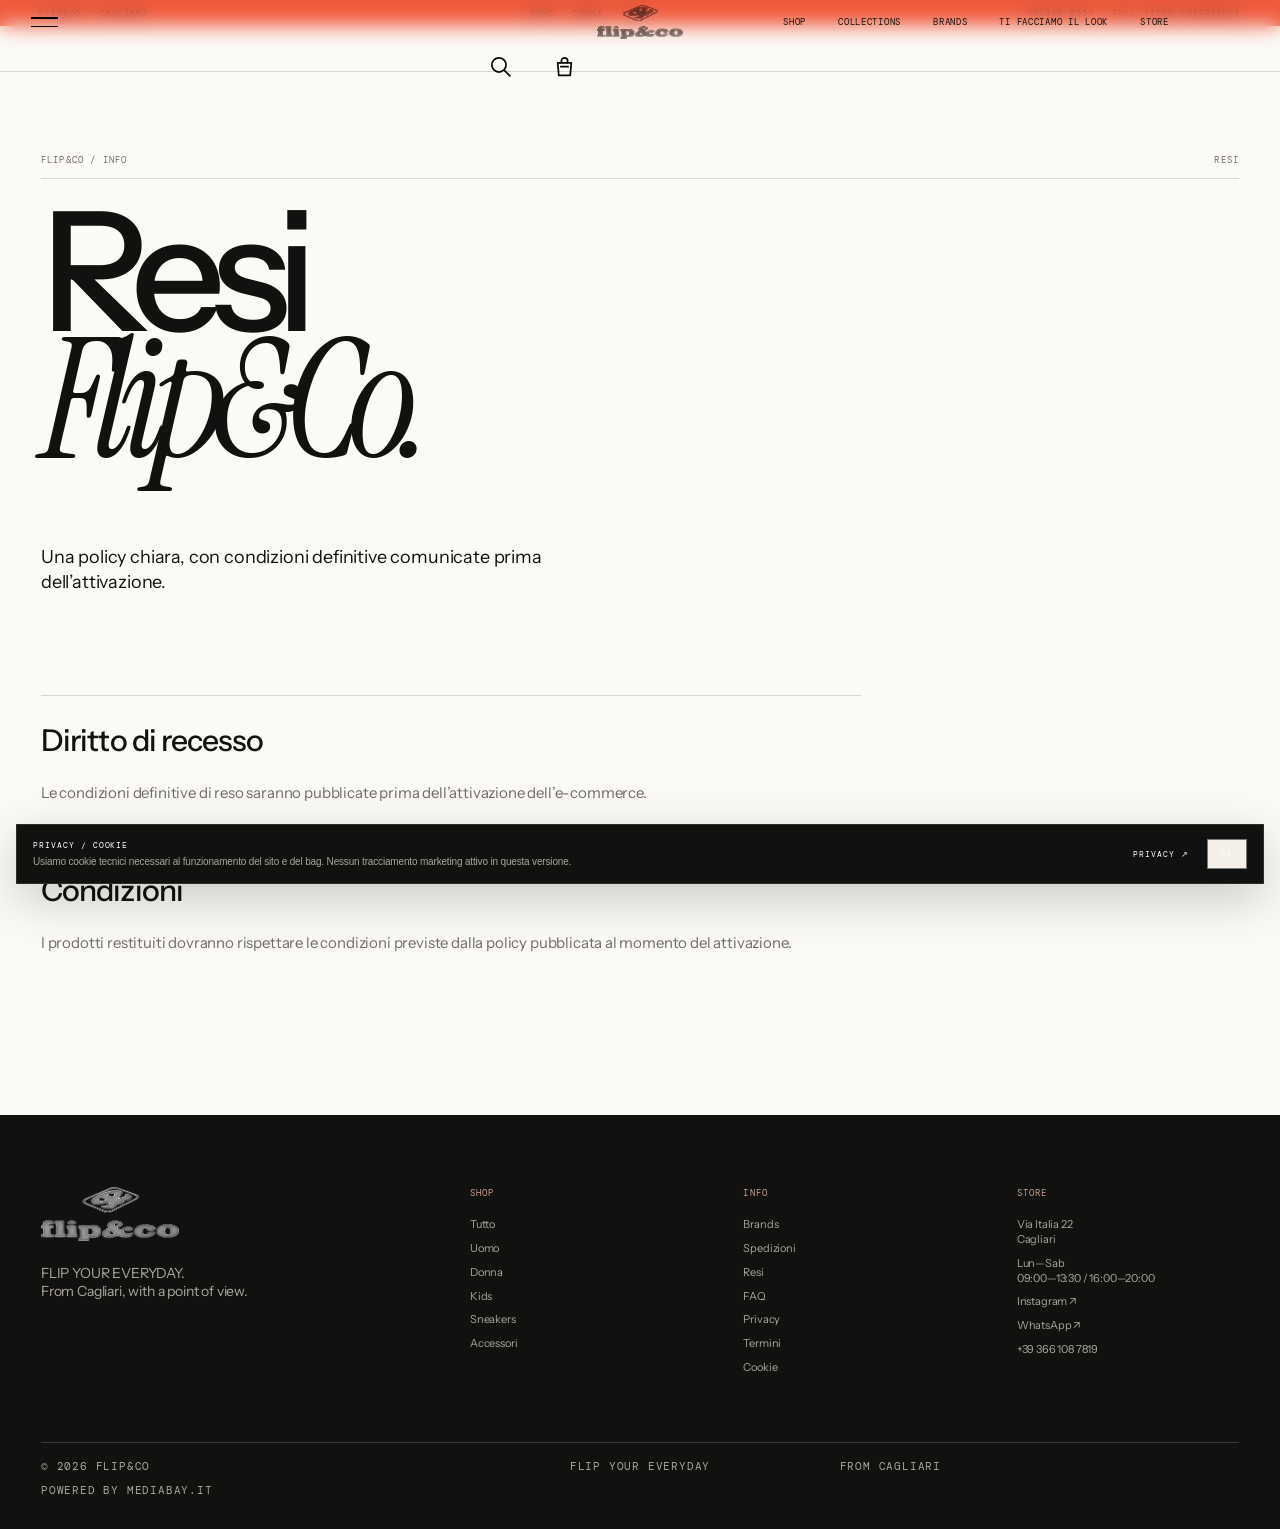
<file: returns.html>
<!DOCTYPE html>
<html lang="it"><head><meta charset="utf-8"/><meta content="width=device-width,initial-scale=1" name="viewport"/><title>Resi — Flip&amp;Co</title><link href="styles.css?v=55.0" rel="stylesheet"/><meta content="Informazioni sui resi e sulla gestione degli ordini Flip&amp;Co." name="description"/><meta content="#F4F1EA" name="theme-color"/></head><body><div id="siteHeader"></div><main class="legal wrap"><div class="section-line"><span>FLIP&amp;CO / INFO</span><span>RESI</span></div><h1>Resi<br/><i>Flip&amp;Co.</i></h1><p class="legal-intro">Una policy chiara, con condizioni definitive comunicate prima dell’attivazione.</p><div class="legal-body"><section><h2>Diritto di recesso</h2><p>Le condizioni definitive di reso saranno pubblicate prima dell’attivazione dell’e-commerce.</p></section><section><h2>Condizioni</h2><p>I prodotti restituiti dovranno rispettare le condizioni previste dalla policy pubblicata al momento del attivazione.</p></section></div></main><div id="siteFooter"></div><div id="cartRoot"></div><script src="js/data.js?v=55.0"></script><script src="js/commerce.js?v=55.0"></script><script src="js/site.js?v=55.0"></script></body></html>
</file>
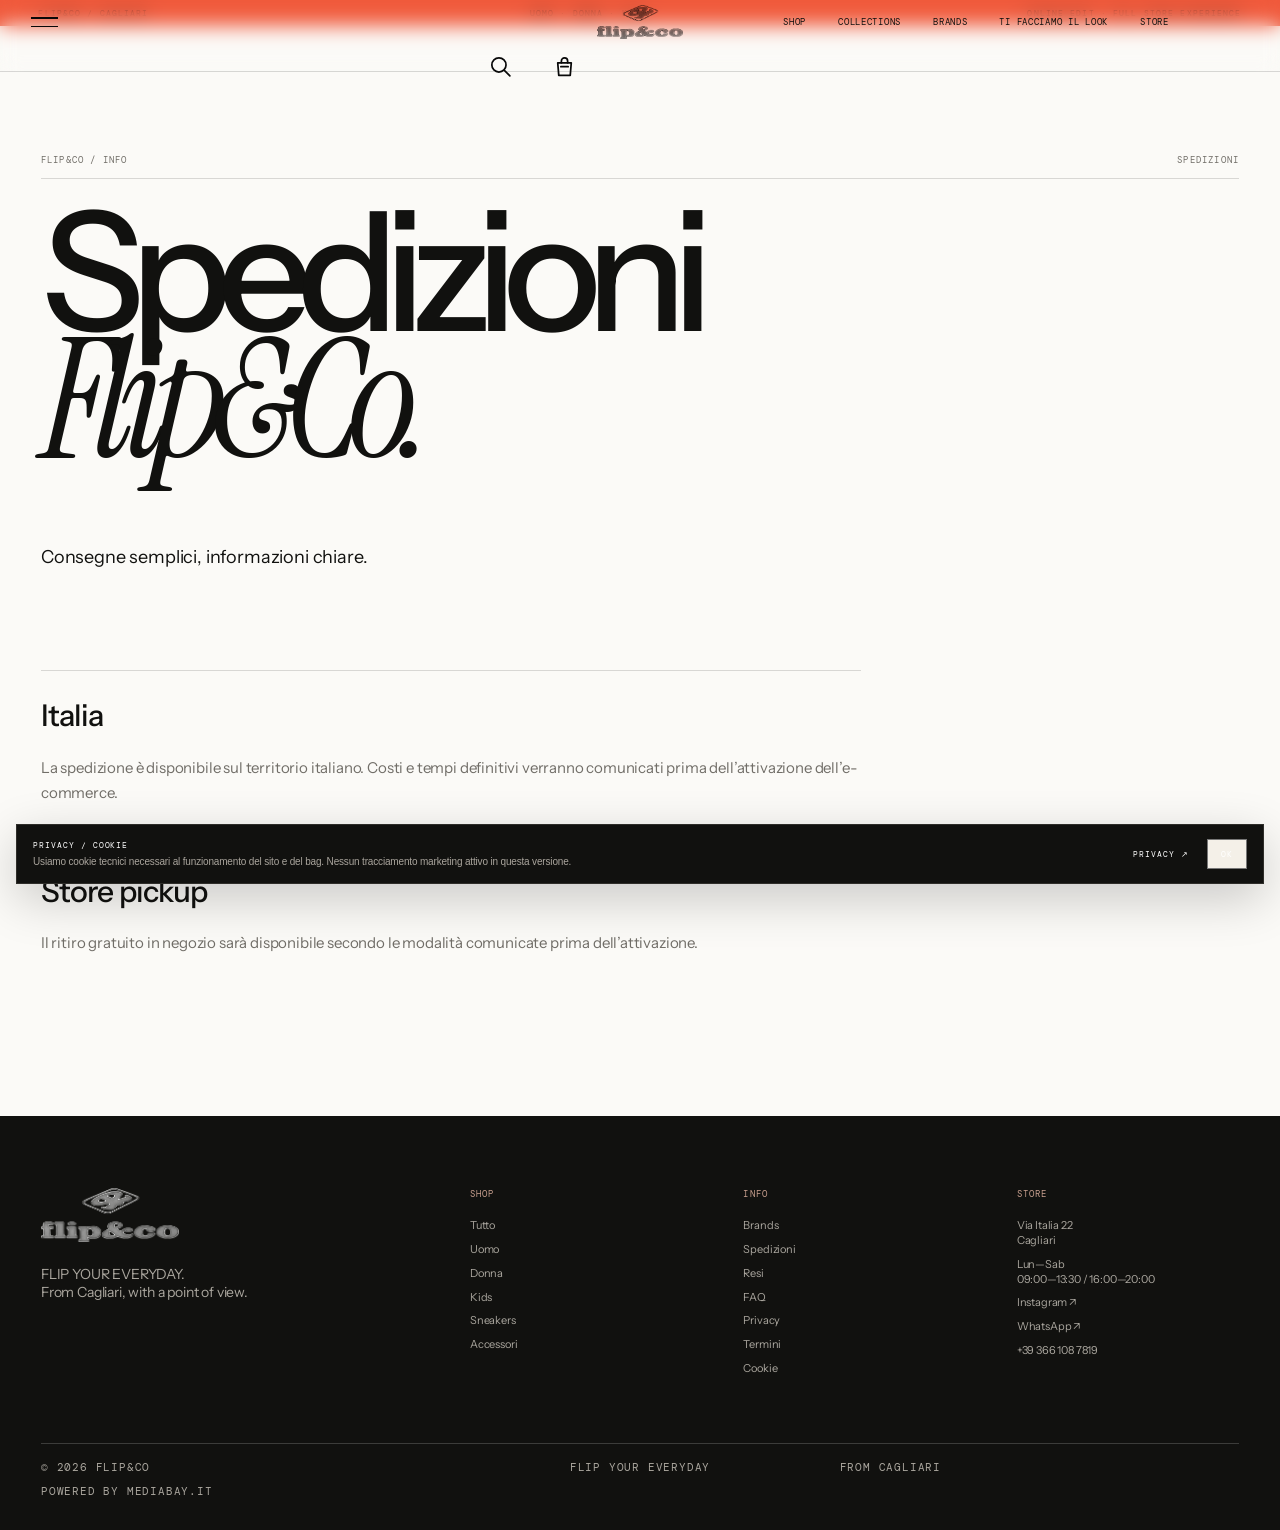
<file: shipping.html>
<!DOCTYPE html>
<html lang="it"><head><meta charset="utf-8"/><meta content="width=device-width,initial-scale=1" name="viewport"/><title>Spedizioni — Flip&amp;Co</title><link href="styles.css?v=55.0" rel="stylesheet"/><meta content="Informazioni sulle modalità di consegna e ritiro di Flip&amp;Co." name="description"/><meta content="#F4F1EA" name="theme-color"/></head><body><div id="siteHeader"></div><main class="legal wrap"><div class="section-line"><span>FLIP&amp;CO / INFO</span><span>SPEDIZIONI</span></div><h1>Spedizioni<br/><i>Flip&amp;Co.</i></h1><p class="legal-intro">Consegne semplici, informazioni chiare.</p><div class="legal-body"><section><h2>Italia</h2><p>La spedizione è disponibile sul territorio italiano. Costi e tempi definitivi verranno comunicati prima dell’attivazione dell’e-commerce.</p></section><section><h2>Store pickup</h2><p>Il ritiro gratuito in negozio sarà disponibile secondo le modalità comunicate prima dell’attivazione.</p></section></div></main><div id="siteFooter"></div><div id="cartRoot"></div><script src="js/data.js?v=55.0"></script><script src="js/commerce.js?v=55.0"></script><script src="js/site.js?v=55.0"></script></body></html>
</file>
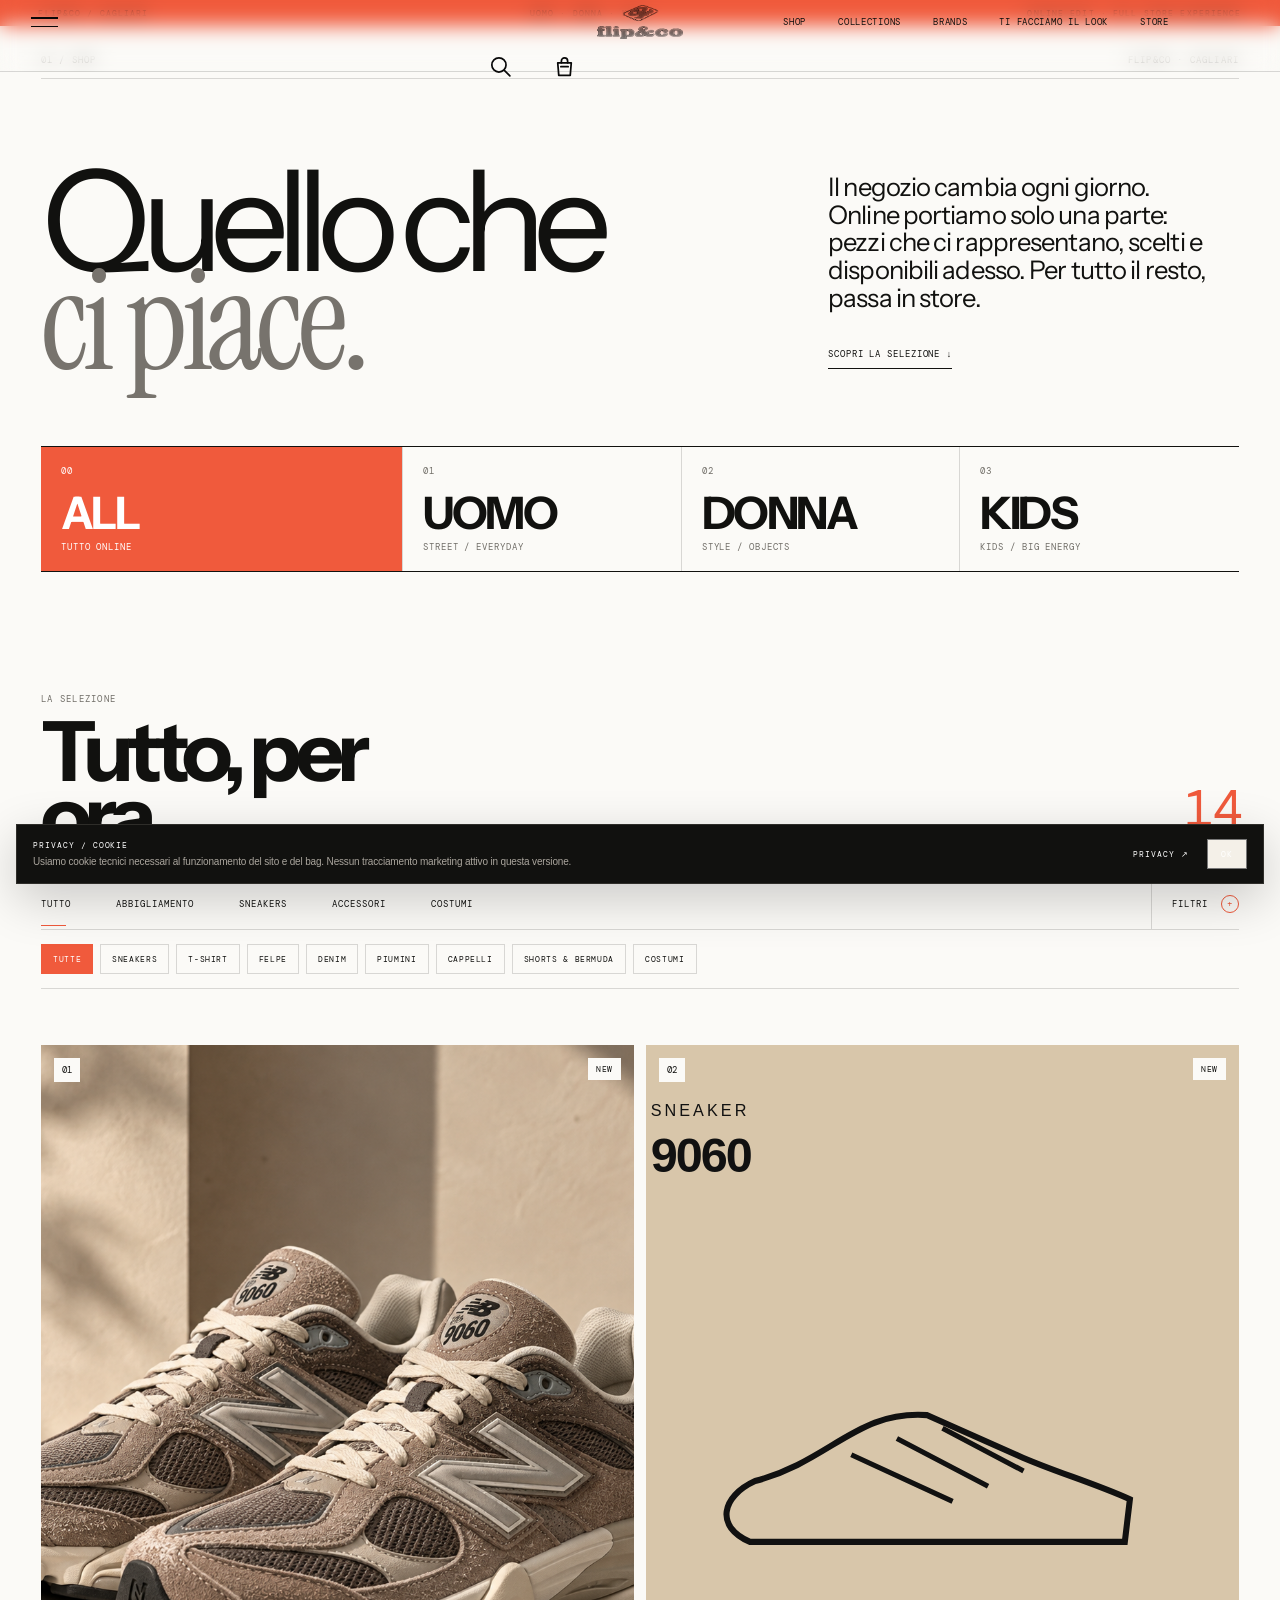
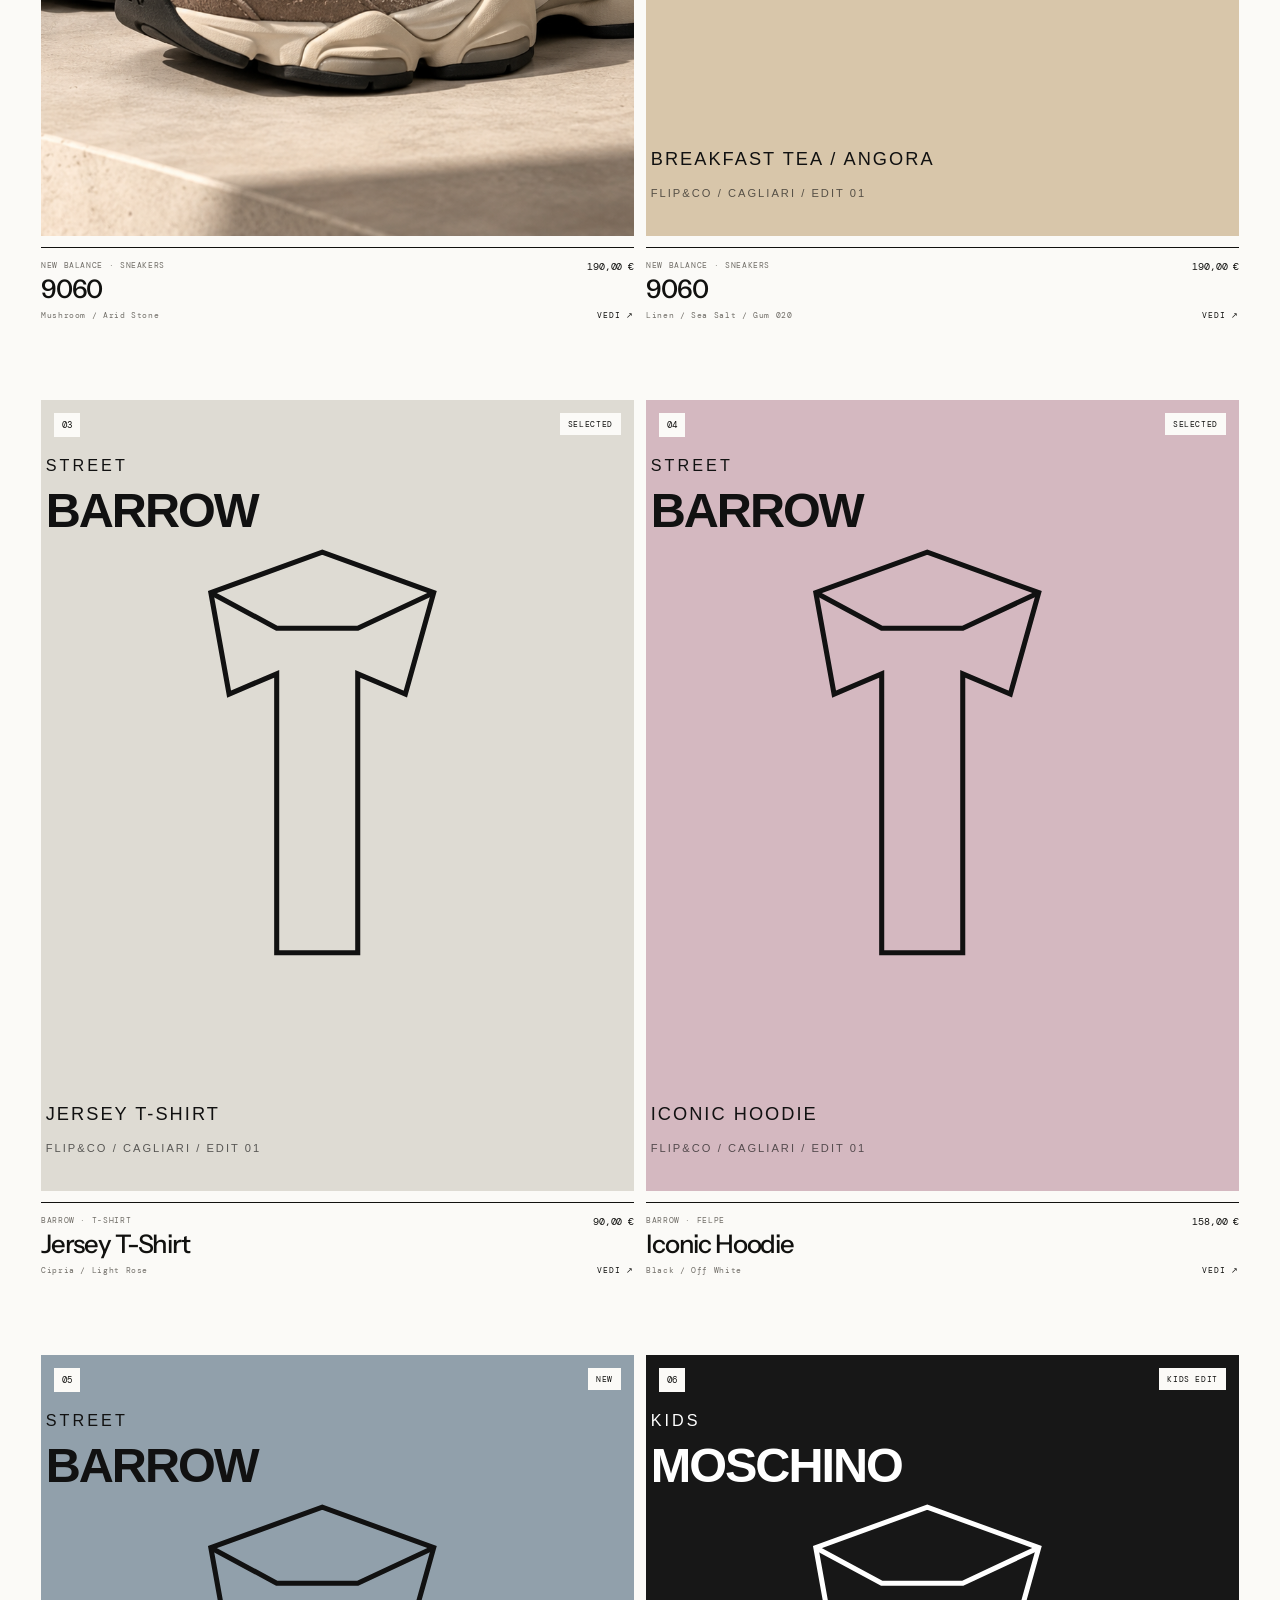
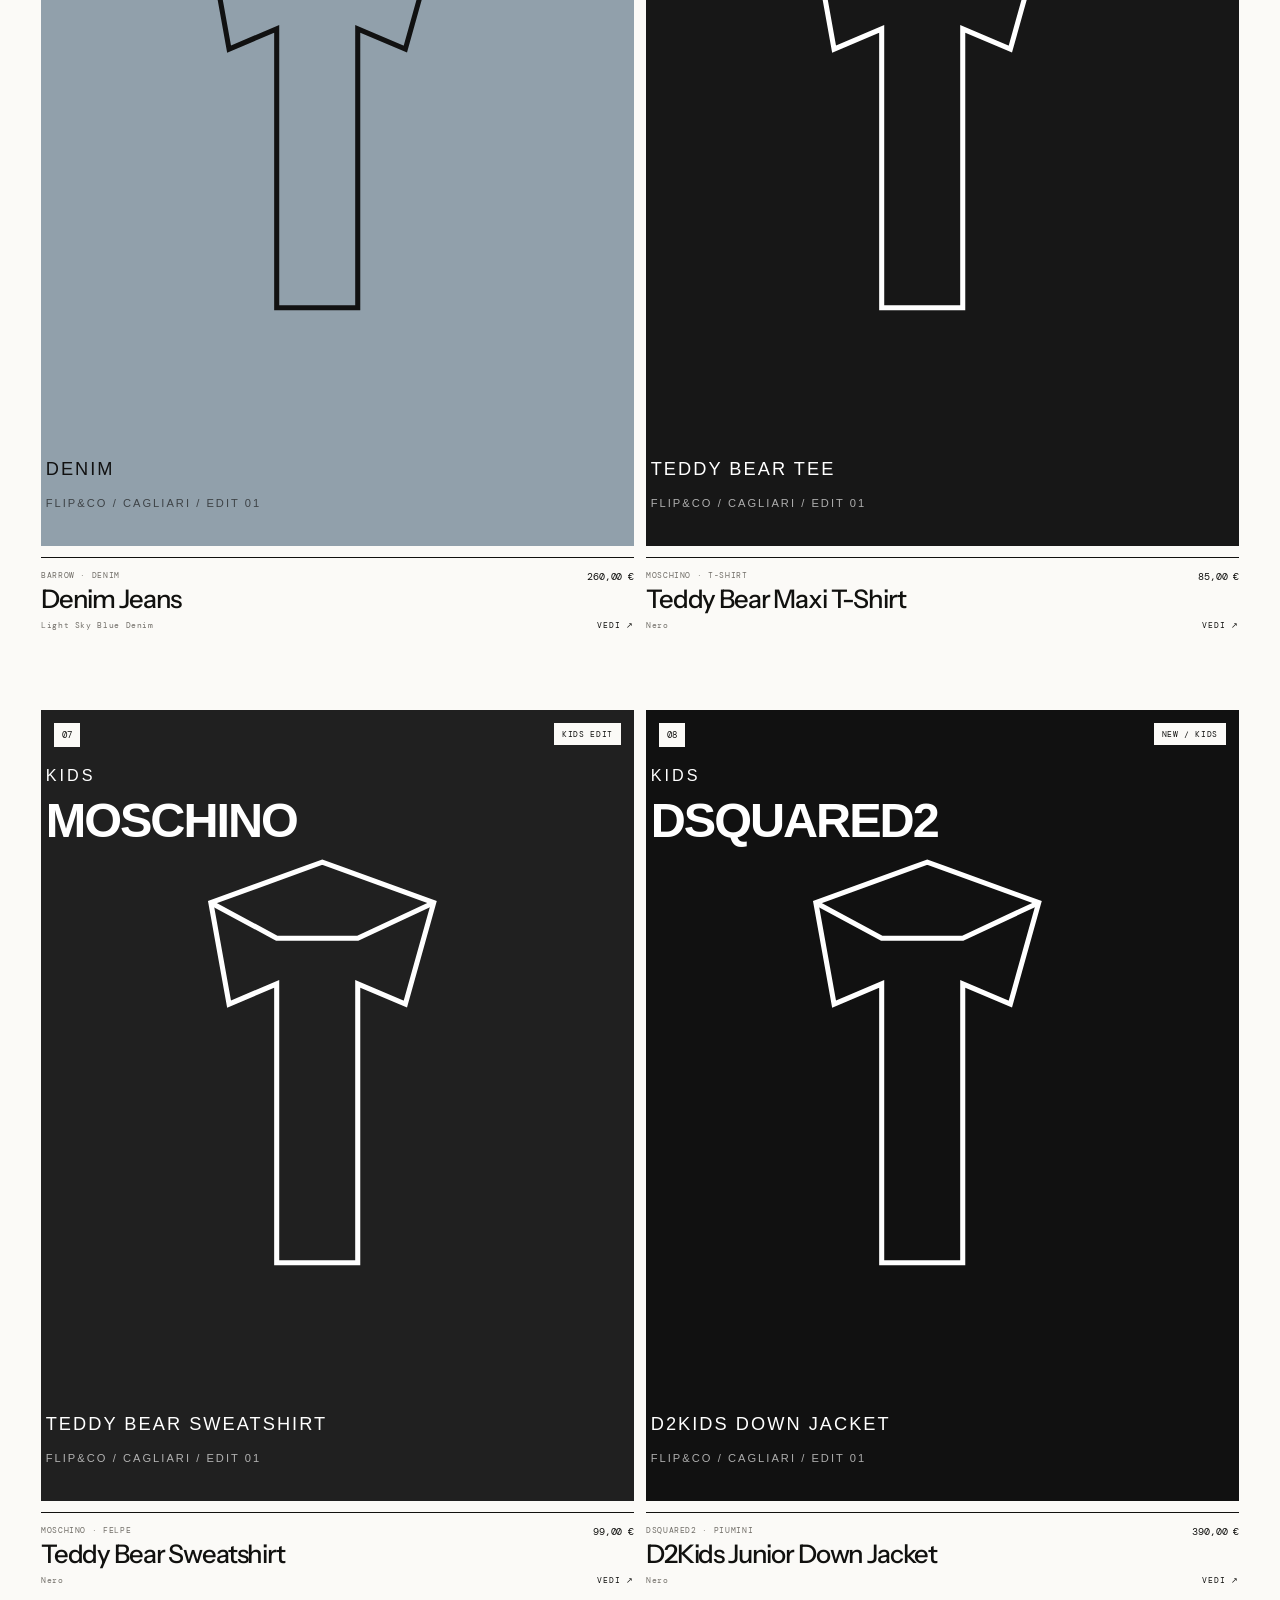
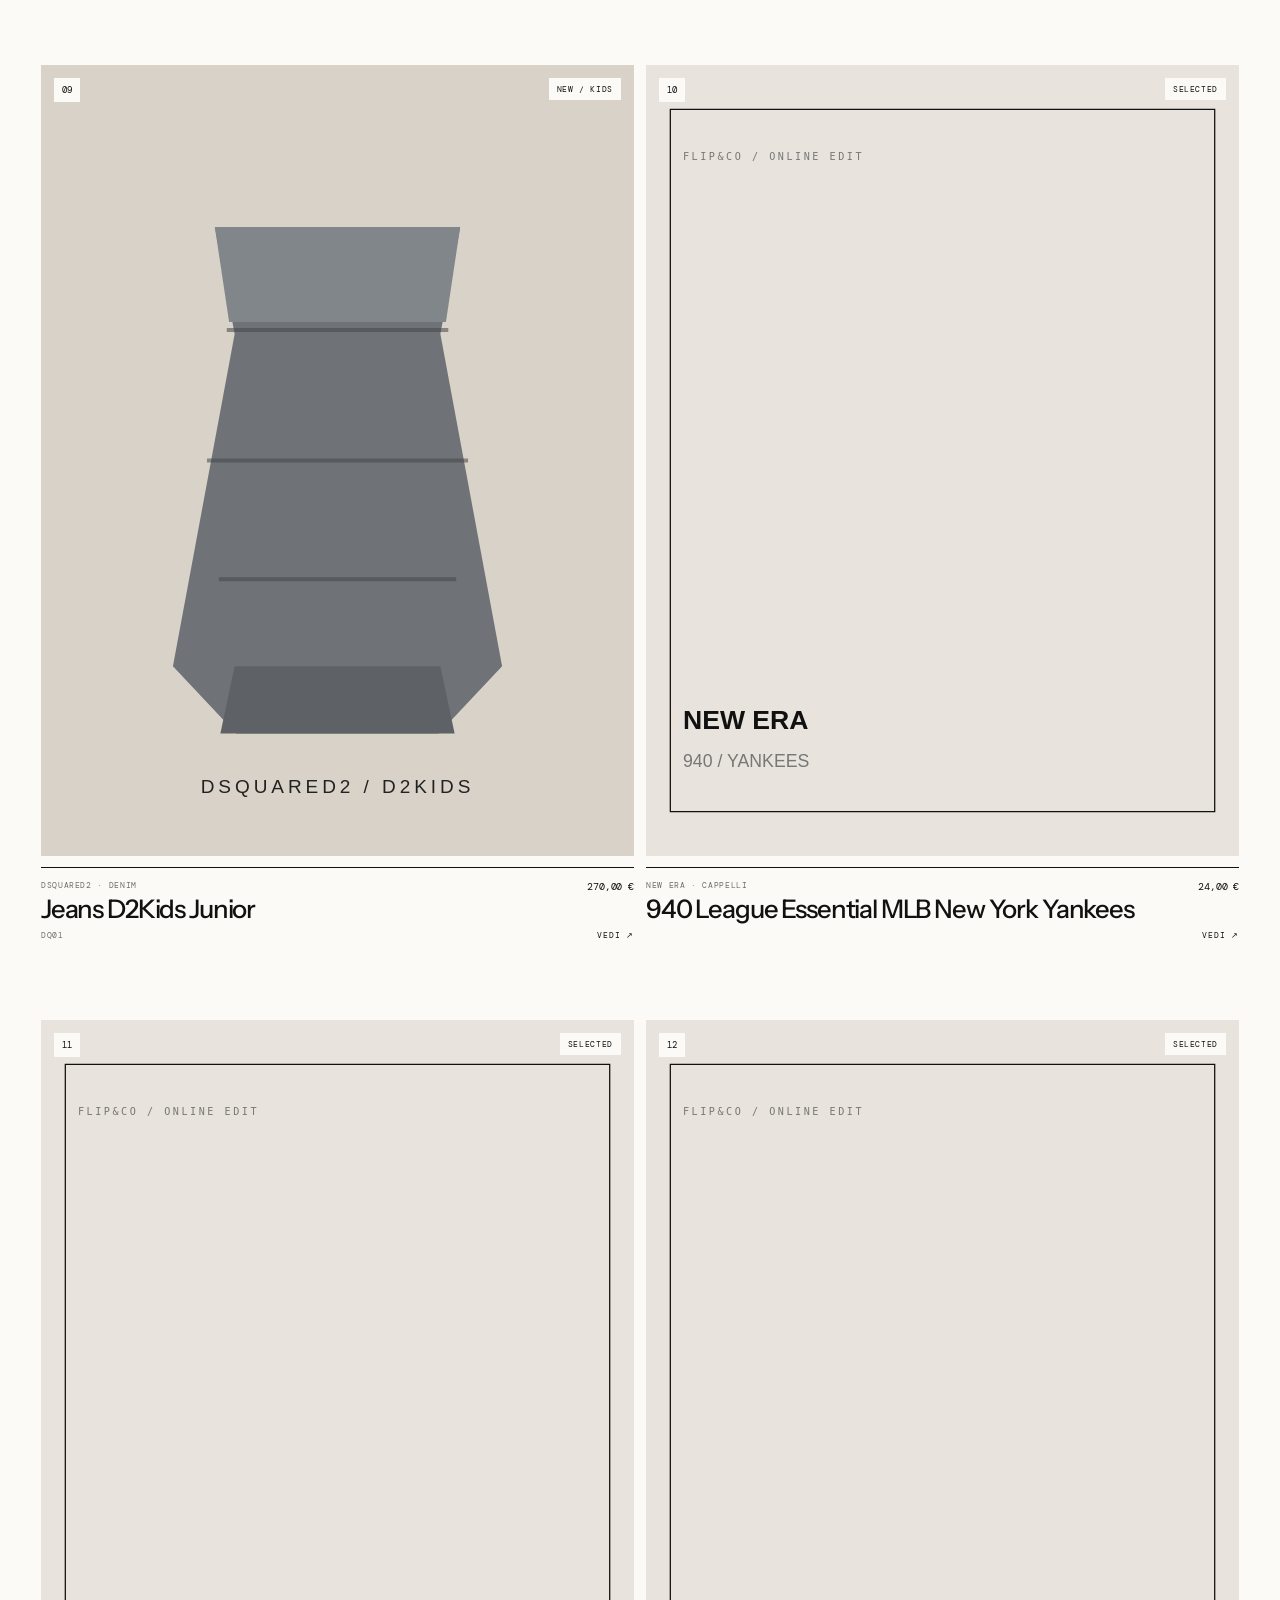
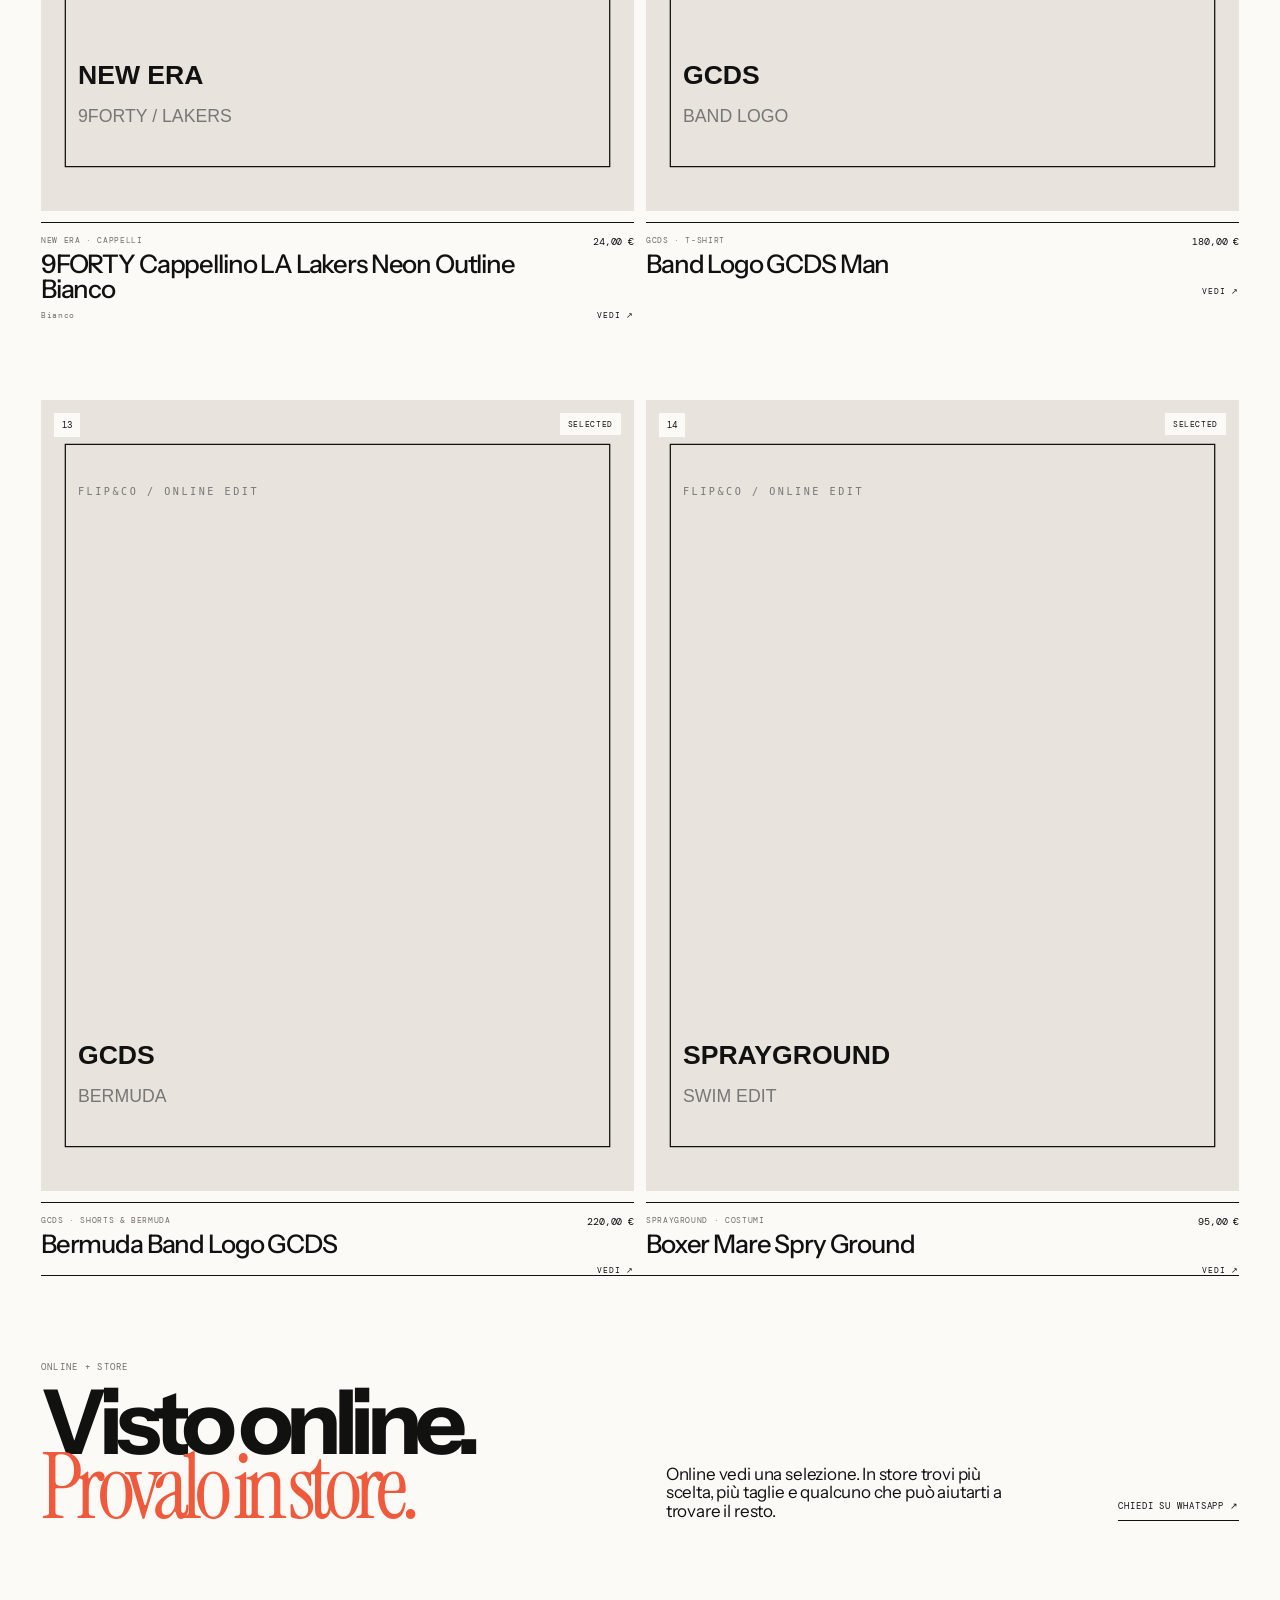
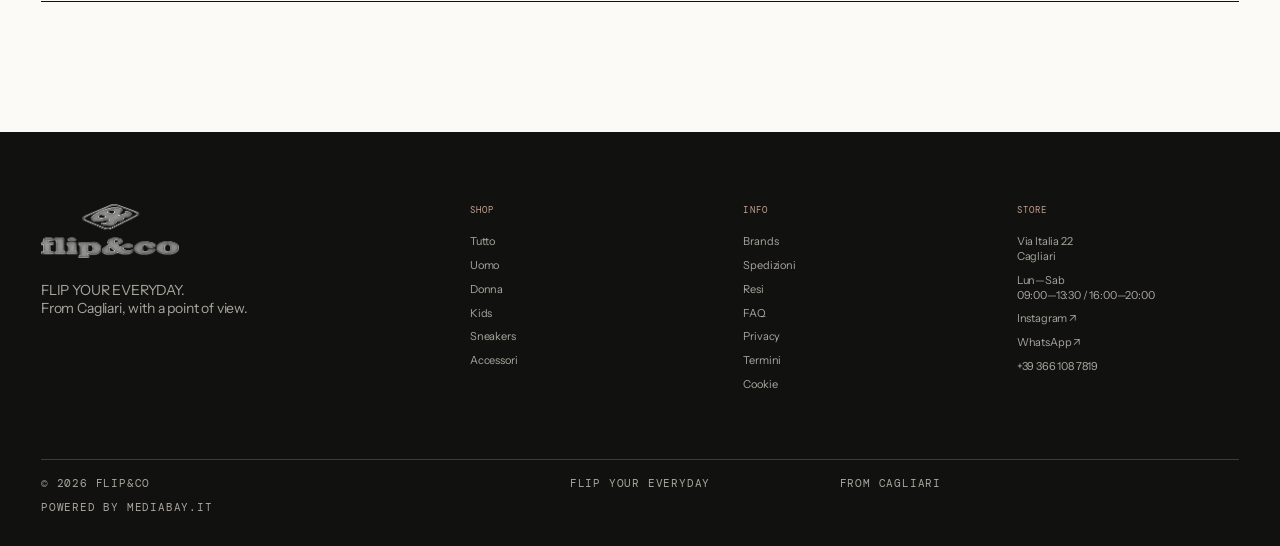
<file: shop.html>
<!DOCTYPE html>
<html lang="it">
<head>
  <meta charset="utf-8">
  <meta name="viewport" content="width=device-width,initial-scale=1">
  <meta name="description" content="Flip&Co Online Edit — Uomo, Donna, Kids. Sneakers, abbigliamento, borse e accessori selezionati a Cagliari.">
  <title>Shop — Flip&Co</title>
  <link href="styles.css?v=55.0" rel="stylesheet">
  <meta content="#F1EEE8" name="theme-color">

<style id="flip-shop-v48-inline">
/* =========================================================
   V46 — SHOP / DESIGN + COPY + PURCHASE EXPERIENCE
   ========================================================= */

.shop-v46{overflow:hidden}
.v46-shop-hero{padding-top:28px;padding-bottom:clamp(65px,9vw,130px)}
.v46-hero-grid{display:grid;grid-template-columns:1.25fr .75fr;gap:8vw;align-items:end;padding:clamp(50px,7vw,100px) 0 72px}
.v46-hero-title{font-size:clamp(76px,11vw,175px);line-height:.73;letter-spacing:-.095em}
.v46-hero-title span,.v46-hero-title i{display:block}
.v46-hero-title i{font-style:normal;color:#77736d;font-family:'Instrument Serif',Georgia,serif;font-weight:400;letter-spacing:-.045em}
.v46-hero-side{max-width:390px;padding-bottom:5px}
.v46-hero-side p{font-size:clamp(19px,2vw,27px);line-height:1.08;letter-spacing:-.035em;margin:0 0 32px}

.v46-worlds{display:grid;grid-template-columns:1.3fr 1fr 1fr 1fr;border-top:1px solid var(--ink);border-bottom:1px solid var(--ink)}
.v46-worlds button{position:relative;min-height:112px;border:0;border-right:1px solid var(--line);background:none;text-align:left;padding:18px 20px;cursor:pointer;overflow:hidden}
.v46-worlds button:last-child{border-right:0}
.v46-worlds button:before{content:'';position:absolute;inset:0;background:var(--ink);transform:translateY(101%);transition:transform .5s var(--ease)}
.v46-worlds button>*{position:relative;z-index:1}
.v46-worlds span,.v46-worlds em{display:block;font:9px 'DM Mono',monospace;letter-spacing:.1em;color:var(--muted);font-style:normal}
.v46-worlds b{display:block;font-size:clamp(27px,3.5vw,50px);line-height:.9;letter-spacing:-.055em;margin:16px 0 8px}
.v46-worlds.is-active button:before,.v46-worlds button.is-active:before{transform:none}
.v46-worlds button.is-active span,.v46-worlds button.is-active em{color:#aaa}
.v46-worlds button.is-active b{color:#fff}
.v46-worlds button:hover:not(.is-active):before{transform:translateY(92%)}

.v46-catalog{padding-bottom:130px}
.v46-catalog-top{display:flex;justify-content:space-between;align-items:end;padding:0 0 28px}
.v46-catalog-top h1{font-size:clamp(50px,6.5vw,100px);line-height:.78;letter-spacing:-.08em;margin:12px 0 0}
.v46-count-wrap{text-align:right}
.v46-count-wrap span{display:block;font:clamp(36px,4vw,58px)/.8 'DM Mono',monospace;letter-spacing:-.07em}
.v46-count-wrap small{display:block;font:8px 'DM Mono',monospace;color:var(--muted);letter-spacing:.12em;margin-top:8px}

.v46-category-bar{display:flex;align-items:center;justify-content:space-between;border-top:1px solid var(--ink);border-bottom:1px solid var(--line)}
.v46-category-scroll{display:flex;overflow:auto;scrollbar-width:none}
.v46-category-scroll::-webkit-scrollbar{display:none}
.v46-category-scroll button,.v46-filter-open{position:relative;border:0;background:none;cursor:pointer;font:9px 'DM Mono',monospace;letter-spacing:.11em;padding:18px 20px 16px 0;margin-right:25px;white-space:nowrap}
.v46-category-scroll button:after{content:'';position:absolute;left:0;right:25px;bottom:-1px;height:2px;background:var(--ink);transform:scaleX(0);transform-origin:left;transition:transform .25s ease}
.v46-category-scroll button.is-active:after,.v46-category-scroll button:hover:after{transform:scaleX(1)}
.v46-filter-open{margin:0;padding-right:0;padding-left:20px;border-left:1px solid var(--line)}
.v46-filter-open span{display:inline-flex;width:18px;height:18px;border:1px solid var(--ink);align-items:center;justify-content:center;margin-left:7px;border-radius:50%}

.v46-subcategory{display:flex;gap:7px;overflow:auto;padding:14px 0;border-bottom:1px solid var(--line);scrollbar-width:none}
.v46-subcategory::-webkit-scrollbar{display:none}
.v46-subcategory button{border:1px solid var(--line);background:none;padding:9px 11px;font:8px 'DM Mono',monospace;letter-spacing:.08em;white-space:nowrap;cursor:pointer}
.v46-subcategory button.is-active,.v46-subcategory button:hover{background:var(--ink);color:#fff;border-color:var(--ink)}

.v46-active-filters{min-height:0;display:flex;flex-wrap:wrap;gap:7px;padding-top:14px}
.v46-active-filters button{border:0;background:#e5e0d7;padding:7px 9px;font:8px 'DM Mono',monospace;letter-spacing:.08em;cursor:pointer}

.v46-grid{display:grid;grid-template-columns:repeat(2,minmax(0,1fr));gap:80px 12px;padding-top:42px}
.v46-card{min-width:0}
.v46-card-image{display:block;position:relative;background:#fff;aspect-ratio:3/4;overflow:hidden}
.v46-card-image img{width:100%;height:100%;object-fit:cover;display:block;transition:transform .9s var(--ease)}
.v46-card:hover .v46-card-image img{transform:scale(1.025)}
.v46-card-no{position:absolute;top:13px;left:13px;font:9px 'DM Mono',monospace;background:var(--paper);padding:6px 8px}
.v46-card-badge{position:absolute;top:13px;right:13px;font:8px 'DM Mono',monospace;letter-spacing:.08em;background:var(--paper);padding:6px 8px}
.v46-card-sale{position:absolute;bottom:13px;left:13px;font:8px 'DM Mono',monospace;background:var(--ink);color:#fff;padding:6px 8px}
.v46-quick-trigger{position:absolute;right:12px;bottom:12px;border:0;background:var(--ink);color:#fff;padding:11px 13px;font:8px 'DM Mono',monospace;letter-spacing:.1em;cursor:pointer;opacity:0;transform:translateY(6px);transition:.25s}
.v46-card:hover .v46-quick-trigger,.v46-quick-trigger:focus{opacity:1;transform:none}
.v46-card-meta{display:grid;grid-template-columns:1fr auto;gap:18px;border-top:1px solid var(--ink);padding-top:12px;margin-top:11px}
.v46-card-meta small{display:block;font:8px 'DM Mono',monospace;letter-spacing:.08em;color:var(--muted);text-transform:uppercase}
.v46-card-meta h2{font-size:clamp(18px,2vw,27px);line-height:.95;letter-spacing:-.045em;margin:7px 0 0;font-weight:500}
.v46-card-meta strong{font:10px 'DM Mono',monospace;white-space:nowrap}
.v46-card-meta del{color:var(--muted)}
.v46-card-foot{display:flex;justify-content:space-between;gap:15px;padding-top:9px;color:var(--muted)}
.v46-card-foot span{font:8px 'DM Mono',monospace;letter-spacing:.08em}
.v46-card-foot a{font:8px 'DM Mono',monospace;letter-spacing:.1em;color:var(--ink)}
.v46-empty{grid-column:1/-1;border-top:1px solid var(--ink);padding:100px 0}
.v46-empty span{font:9px 'DM Mono',monospace;color:var(--muted)}
.v46-empty h2{font-size:clamp(55px,8vw,120px);line-height:.72;letter-spacing:-.085em;margin:20px 0}
.v46-empty h2 i{font-style:normal;color:#77736d;font-family:'Instrument Serif',Georgia,serif;font-weight:400}
.v46-empty p{font:10px 'DM Mono',monospace;color:var(--muted)}

.v46-end{border-top:1px solid var(--ink);border-bottom:1px solid var(--ink);padding:80px 0;display:grid;grid-template-columns:1fr .7fr auto;gap:50px;align-items:end}
.v46-end h2{font-size:clamp(55px,7vw,105px);line-height:.72;letter-spacing:-.08em;margin:15px 0 0}
.v46-end h2 i{font-style:normal;color:#77736d;font-family:'Instrument Serif',Georgia,serif;font-weight:400}
.v46-end p{font-size:17px;line-height:1.1;margin:0;max-width:350px}

.v46-filter-drawer,.v46-quick{position:fixed;inset:0;z-index:120;visibility:hidden;pointer-events:none}
.v46-filter-drawer.open,.v46-quick.open{visibility:visible;pointer-events:auto}
.v46-filter-backdrop,.v46-quick-backdrop{position:absolute;inset:0;background:rgba(0,0,0,.38);opacity:0;transition:.35s}
.v46-filter-panel{position:absolute;right:0;top:0;bottom:0;width:min(520px,100%);background:var(--paper);transform:translateX(100%);transition:.5s var(--ease);display:flex;flex-direction:column}
.v46-filter-drawer.open .v46-filter-backdrop,.v46-quick.open .v46-quick-backdrop{opacity:1}
.v46-filter-drawer.open .v46-filter-panel{transform:none}
.v46-filter-head{display:flex;justify-content:space-between;border-bottom:1px solid var(--ink);padding:24px var(--pad);font:9px 'DM Mono',monospace;letter-spacing:.12em}
.v46-filter-head button{border:0;background:none;font:inherit;cursor:pointer}
.v46-filter-block{padding:32px var(--pad);border-bottom:1px solid var(--line)}
.v46-filter-block>small{display:block;font:8px 'DM Mono',monospace;color:var(--muted);letter-spacing:.12em;margin-bottom:15px}
.v46-filter-block>div{display:flex;flex-wrap:wrap;gap:8px}
.v46-filter-block button{border:1px solid var(--line);background:none;padding:10px 12px;font:9px 'DM Mono',monospace;cursor:pointer}
.v46-filter-block button.is-active,.v46-filter-block button:hover{background:var(--ink);color:#fff;border-color:var(--ink)}
.v46-filter-foot{margin-top:auto;padding:20px var(--pad);display:grid;grid-template-columns:1fr 2fr;gap:10px;border-top:1px solid var(--ink)}
.v46-filter-foot>button:first-child{border:1px solid var(--ink);background:none;font:9px 'DM Mono',monospace;cursor:pointer}

.v46-quick-panel{position:absolute;right:0;top:0;bottom:0;width:min(900px,100%);background:var(--paper);transform:translateX(100%);transition:.5s var(--ease);display:grid;grid-template-columns:1fr 1fr;overflow:auto}
.v46-quick.open .v46-quick-panel{transform:none}
.v46-quick-close{position:absolute;right:20px;top:18px;z-index:3;border:0;background:var(--paper);font-size:27px;line-height:1;width:36px;height:36px;cursor:pointer}
.v46-quick-image{background:#fff;min-height:100%;display:flex;align-items:center;justify-content:center}
.v46-quick-image img{width:100%;height:100%;object-fit:cover}
.v46-quick-info{padding:clamp(35px,5vw,70px);display:flex;flex-direction:column;justify-content:center}
.v46-quick-info>small{font:9px 'DM Mono',monospace;letter-spacing:.1em;color:var(--muted);text-transform:uppercase}
.v46-quick-info h2{font-size:clamp(38px,4vw,66px);line-height:.82;letter-spacing:-.07em;margin:14px 0 18px}
.v46-quick-info>strong{font:12px 'DM Mono',monospace}
.v46-quick-info>p{font-size:13px;line-height:1.3;color:var(--muted);max-width:340px;margin:25px 0 35px}
.v46-size-title{display:flex;justify-content:space-between;gap:10px;border-top:1px solid var(--ink);padding-top:14px;font:8px 'DM Mono',monospace;letter-spacing:.08em}
.v46-size-title span:last-child{color:var(--muted)}
.v46-sizes{display:flex;flex-wrap:wrap;gap:6px;padding:13px 0 20px}
.v46-sizes button{min-width:44px;border:1px solid var(--line);background:none;padding:10px;font:9px 'DM Mono',monospace;cursor:pointer}
.v46-sizes button.is-active,.v46-sizes button:hover{background:var(--ink);border-color:var(--ink);color:#fff}
.v46-no-size{font:9px 'DM Mono',monospace;color:var(--muted);padding:10px 0}
.v46-product-link{text-align:center;font:8px 'DM Mono',monospace;letter-spacing:.1em;margin-top:18px;text-decoration:underline;text-underline-offset:5px}

@media(max-width:760px){
  .v46-shop-hero{padding-top:18px}
  .v46-hero-grid{display:block;padding:55px 0 48px}
  .v46-hero-title{font-size:clamp(72px,20vw,125px)}
  .v46-hero-side{margin-top:45px}
  .v46-worlds{grid-template-columns:repeat(4,minmax(125px,1fr));overflow:auto;scrollbar-width:none}
  .v46-worlds::-webkit-scrollbar{display:none}
  .v46-worlds button{min-width:125px}
  .v46-worlds b{font-size:27px}
  .v46-catalog-top{align-items:end}
  .v46-catalog-top h1{font-size:clamp(47px,13vw,76px)}
  .v46-count-wrap span{font-size:34px}
  .v46-category-bar{position:sticky;top:74px;z-index:45;background:rgba(241,238,232,.96);backdrop-filter:blur(12px)}
  .v46-category-scroll{padding-left:0}
  .v46-filter-open{flex:0 0 auto}
  .v46-grid{gap:45px 8px;padding-top:30px}
  .v46-card-meta{display:block}
  .v46-card-meta strong{display:block;margin-top:8px}
  .v46-card-foot{display:none}
  .v46-quick-trigger{opacity:1;transform:none;padding:9px 10px}
  .v46-end{display:block;padding:60px 0}
  .v46-end p{margin:35px 0}
  .v46-quick-panel{grid-template-columns:1fr;overflow:auto}
  .v46-quick-image{height:55vh;min-height:0}
  .v46-quick-info{padding:28px 20px 40px}
  .v46-filter-panel{width:100%}
}


/* V48 — Flip orange Shop accent */
.v46-worlds button.is-active:before{background:#f05a3c}
.v46-worlds button.is-active b{color:#fff}
.v46-worlds button.is-active span,.v46-worlds button.is-active em{color:#fff}
.v46-category-scroll button.is-active:after{background:#f05a3c}
.v46-subcategory button.is-active{background:#f05a3c;border-color:#f05a3c;color:#fff}
.v46-count-wrap span{color:#f05a3c}
.v46-quick-trigger{background:#f05a3c}
.v46-quick-trigger:hover{background:#c93d28}
.v46-filter-open span{border-color:#f05a3c;color:#f05a3c}
.v46-active-filters button{border-left:2px solid #f05a3c}
.v46-card-sale{background:#f05a3c}
.v46-card:hover .v46-card-meta h2{color:#f05a3c}
.v46-end h2 i{color:#f05a3c}
.v46-product-link:hover{color:#f05a3c}

</style>

<style id="flip-shop-v541">
/* FLIP V54.1 — SHOP COPY / VISUAL POLISH */
.v46-hero-side p{max-width:440px}
.v46-catalog-top h1{max-width:7ch}
.v46-end h2{max-width:8ch}
@media(max-width:760px){
  .v46-hero-title{line-height:.78;letter-spacing:-.09em}
  .v46-hero-side p{font-size:20px;line-height:1.12;max-width:34ch}
  .v46-catalog-top h1{max-width:7ch;line-height:.82}
  .v46-count-wrap small{line-height:1.15}
  .v46-end h2{max-width:9ch;line-height:.8}
}
</style>

</head>
<body data-page="shop" class="flip-shop-page">
  <div id="siteHeader"></div>

  <main class="shop-v46">
    <section class="v46-shop-hero wrap">
      <div class="section-line">
        <span>01 / SHOP</span>
        <span>FLIP&CO · CAGLIARI</span>
      </div>

      <div class="v46-hero-grid">
        <div class="v46-hero-title">
          <span>Quello che</span>
          <i>ci piace.</i>
        </div>
        <div class="v46-hero-side">
          <p>Il negozio cambia ogni giorno. Online portiamo solo una parte: pezzi che ci rappresentano, scelti e disponibili adesso. Per tutto il resto, passa in store.</p>
          <a class="arrow" href="#catalogo">SCOPRI LA SELEZIONE ↓</a>
        </div>
      </div>

      <div class="v46-worlds" id="worlds">
        <button type="button" class="is-active" data-audience="all">
          <span>00</span><b>ALL</b><em>TUTTO ONLINE</em>
        </button>
        <button type="button" data-audience="Uomo">
          <span>01</span><b>UOMO</b><em>STREET / EVERYDAY</em>
        </button>
        <button type="button" data-audience="Donna">
          <span>02</span><b>DONNA</b><em>STYLE / OBJECTS</em>
        </button>
        <button type="button" data-audience="Kids">
          <span>03</span><b>KIDS</b><em>KIDS / BIG ENERGY</em>
        </button>
      </div>
    </section>

    <section class="v46-catalog wrap" id="catalogo">
      <div class="v46-catalog-top">
        <div>
          <span class="eyebrow">LA SELEZIONE</span>
          <h1 id="catalogTitle">Quello che c’è.<br><i>Adesso.</i></h1>
        </div>
        <div class="v46-count-wrap">
          <span id="shopCount">00</span>
          <small>PEZZI ONLINE</small>
        </div>
      </div>

      <div class="v46-category-bar">
        <div class="v46-category-scroll" id="shopCategories"></div>
        <button class="v46-filter-open" id="openFilters" type="button">
          FILTRI <span>+</span>
        </button>
      </div>

      <div class="v46-subcategory" id="shopSubcategories" hidden></div>

      <div class="v46-active-filters" id="activeFilters"></div>

      <div class="v46-grid" id="productGrid"></div>

      <div class="v46-end">
        <div>
          <span class="eyebrow">ONLINE + STORE</span>
          <h2>Visto online.<br><i>Provalo in store.</i></h2>
        </div>
        <p>Online vedi una selezione. In store trovi più scelta, più taglie e qualcuno che può aiutarti a trovare il resto.</p>
        <a class="arrow" href="https://wa.me/393661087819" target="_blank" rel="noopener">CHIEDI SU WHATSAPP ↗</a>
      </div>
    </section>
  </main>

  <aside class="v46-filter-drawer" id="filterDrawer" aria-hidden="true">
    <div class="v46-filter-backdrop" id="filterBackdrop"></div>
    <div class="v46-filter-panel">
      <div class="v46-filter-head">
        <span>RAFFINA LA SELEZIONE</span>
        <button type="button" id="closeFilters">CHIUDI ×</button>
      </div>

      <div class="v46-filter-block">
        <small>BRAND</small>
        <div id="shopBrands"></div>
      </div>

      <div class="v46-filter-block">
        <small>PREZZO</small>
        <div id="shopPrices"></div>
      </div>

      <div class="v46-filter-foot">
        <button type="button" id="resetFilters">RESET</button>
        <button type="button" class="button dark" id="applyFilters">APPLICA I FILTRI</button>
      </div>
    </div>
  </aside>

  <div class="v46-quick" id="quickAdd" aria-hidden="true">
    <div class="v46-quick-backdrop" id="quickBackdrop"></div>
    <div class="v46-quick-panel">
      <button class="v46-quick-close" id="quickClose" type="button">×</button>
      <div class="v46-quick-image"><img id="quickImage" alt=""></div>
      <div class="v46-quick-info">
        <small id="quickBrand"></small>
        <h2 id="quickName"></h2>
        <strong id="quickPrice"></strong>
        <p id="quickNote"></p>
        <div class="v46-size-title"><span>TAGLIA</span><span id="quickSizeHint">Seleziona una taglia</span></div>
        <div class="v46-sizes" id="quickSizes"></div>
        <button class="button dark full" id="quickAddButton" type="button" disabled>AGGIUNGI AL BAG</button>
        <a class="v46-product-link" id="quickProductLink" href="#">VEDI IL PRODOTTO ↗</a>
      </div>
    </div>
  </div>

  <div id="siteFooter"></div>
  <div id="cartRoot"></div>

  <script src="js/data.js?v=55.0"></script>
  <script src="js/commerce.js?v=55.0"></script>
  <script src="js/site.js?v=55.0"></script>
  <script src="js/shop.js?v=55.0"></script>

<script id="flip-v542-menu-look-fix">
document.addEventListener('DOMContentLoaded', function(){
  document.querySelectorAll('a').forEach(function(a){
    if ((a.textContent || '').trim().toLowerCase().includes('ti facciamo il look')) {
      a.setAttribute('href','index.html#look');
    }
  });
});
</script>


<script id="flip-v543-menu-look-store-fix">
document.addEventListener('DOMContentLoaded', function(){
  document.querySelectorAll('a').forEach(function(a){
    var t=(a.textContent||'').trim().toLowerCase();
    if(t.includes('ti facciamo il look')) a.setAttribute('href','index.html#look');
    if(t==='store' || (t.includes('store') && !t.includes('whatsapp'))) a.setAttribute('href','index.html#store');
  });
});
</script>

</body>
</html>
</file>
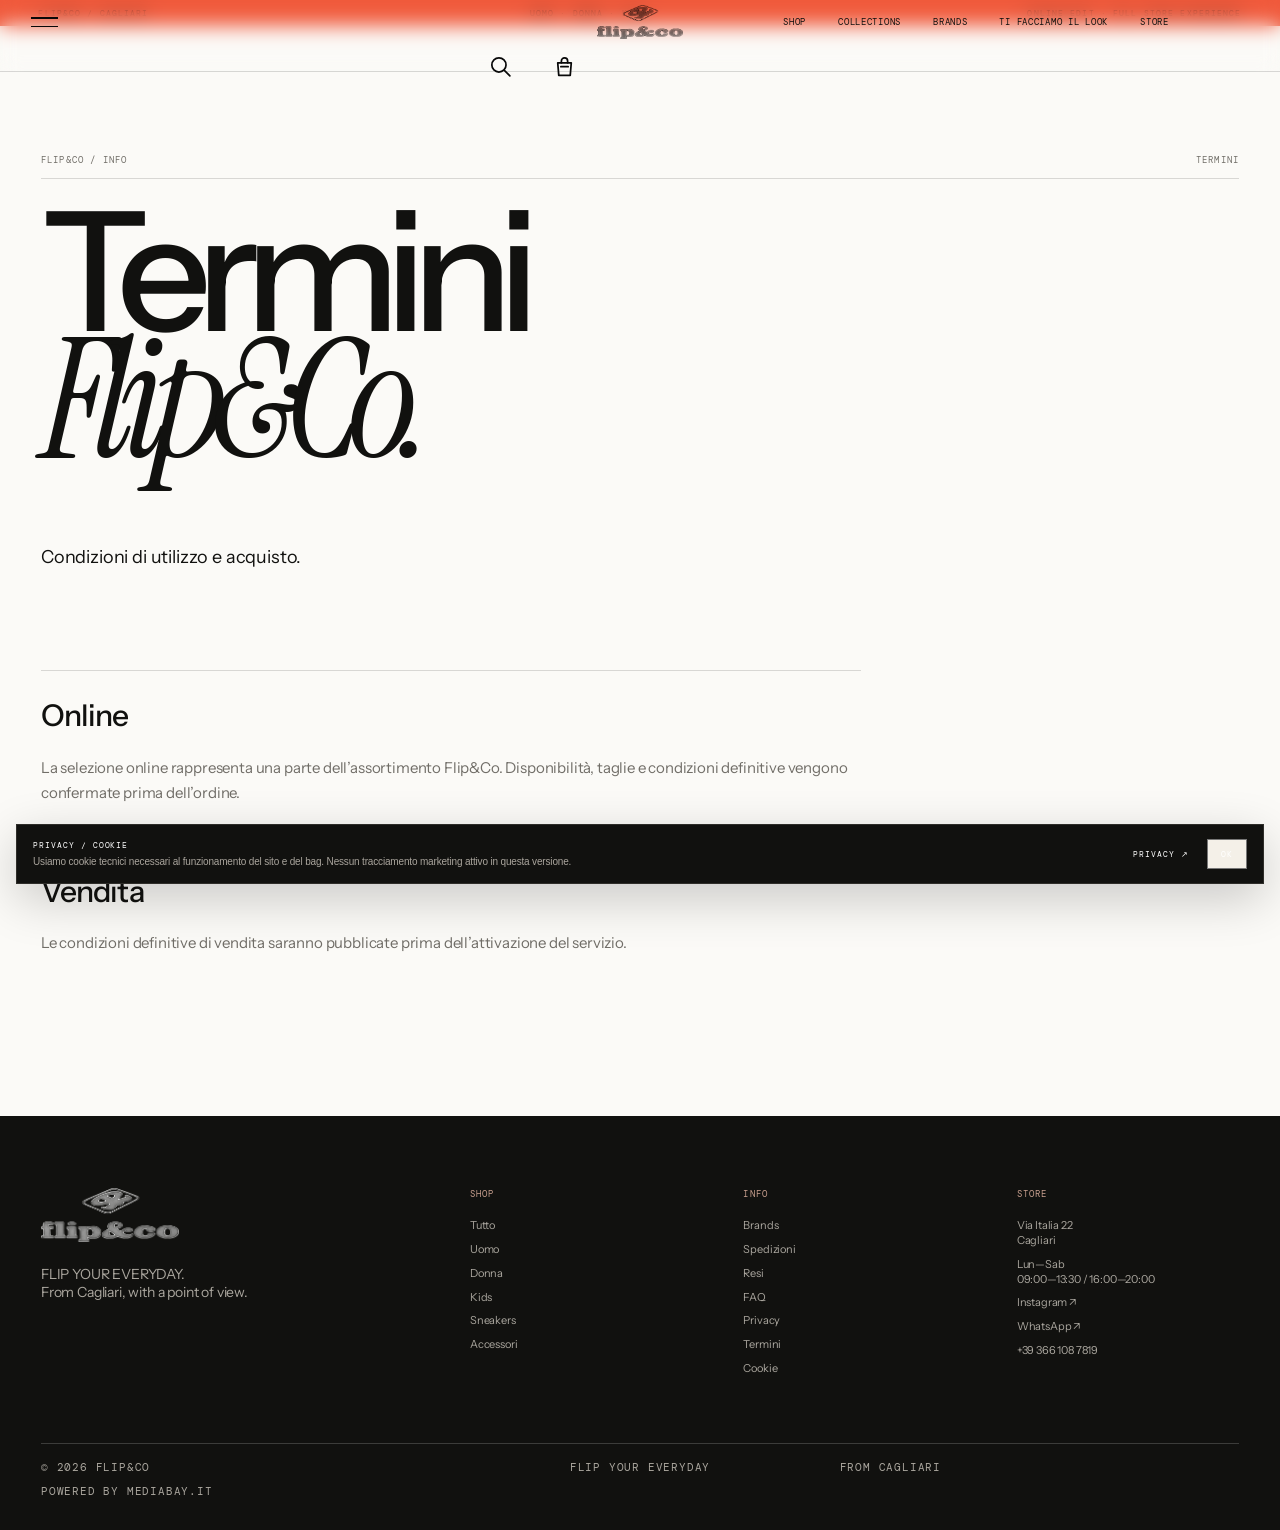
<file: terms.html>
<!DOCTYPE html>
<html lang="it"><head><meta charset="utf-8"/><meta content="width=device-width,initial-scale=1" name="viewport"/><title>Termini — Flip&amp;Co</title><link href="styles.css?v=55.0" rel="stylesheet"/><meta content="Termini e condizioni di Flip&amp;Co." name="description"/><meta content="#F4F1EA" name="theme-color"/></head><body><div id="siteHeader"></div><main class="legal wrap"><div class="section-line"><span>FLIP&amp;CO / INFO</span><span>TERMINI</span></div><h1>Termini<br/><i>Flip&amp;Co.</i></h1><p class="legal-intro">Condizioni di utilizzo e acquisto.</p><div class="legal-body"><section><h2>Online</h2><p>La selezione online rappresenta una parte dell’assortimento Flip&amp;Co. Disponibilità, taglie e condizioni definitive vengono confermate prima dell’ordine.</p></section><section><h2>Vendita</h2><p>Le condizioni definitive di vendita saranno pubblicate prima dell’attivazione del servizio.</p></section></div></main><div id="siteFooter"></div><div id="cartRoot"></div><script src="js/data.js?v=55.0"></script><script src="js/commerce.js?v=55.0"></script><script src="js/site.js?v=55.0"></script></body></html>
</file>
<file: styles.css>
@import url('https://fonts.googleapis.com/css2?family=DM+Mono:wght@400;500&family=Instrument+Sans:wdth,wght@75..100,400..600&family=Instrument+Serif:ital@0;1&display=swap');
:root{--paper:#f1eee8;--white:#fff;--ink:#0a0a0a;--soft:#c9c4bb;--muted:#6e6b65;--line:#d7d2c9;--dark:#0b0b0b;--pad:clamp(16px,3vw,48px);--max:1600px;--ease:cubic-bezier(.2,.72,.2,1)}*{box-sizing:border-box}html{scroll-behavior:smooth}body{margin:0;background:var(--paper);color:var(--ink);font-family:'Instrument Sans',Arial,sans-serif;font-size:14px;line-height:1.35;-webkit-font-smoothing:antialiased}body.no-scroll{overflow:hidden}a{color:inherit;text-decoration:none}button,input{font:inherit;color:inherit}.wrap{width:min(calc(100% - 2 * var(--pad)),var(--max));margin:auto}.utility{height:28px;background:#0a0a0a;color:#aaa69f;display:flex;justify-content:space-between;align-items:center;padding:0 var(--pad);font:9px/1 'DM Mono',monospace;letter-spacing:.08em;text-transform:uppercase}.header{height:74px;background:rgba(241,238,232,.93);backdrop-filter:blur(18px);border-bottom:1px solid var(--line);position:sticky;top:0;z-index:60}.header-inner{height:100%;padding:0 var(--pad);display:grid;grid-template-columns:1fr auto 1fr;align-items:center}.brandmark img{display:block;width:112px;filter:brightness(0)}.menu-btn,.icon,.bag{border:0;background:none;padding:0;cursor:pointer}.menu-btn{width:42px;height:42px;display:grid;align-content:center;gap:7px}.menu-btn i{display:block;width:28px;height:1px;background:var(--ink);transition:.3s}.menu-btn[aria-expanded=true] i:first-child{transform:translateY(4px) rotate(45deg)}.menu-btn[aria-expanded=true] i:last-child{transform:translateY(-4px) rotate(-45deg)}.desktop-nav{display:flex;gap:34px;justify-self:center;font:10px/1 'DM Mono',monospace;letter-spacing:.12em;text-transform:uppercase}.desktop-nav a{position:relative}.desktop-nav a:after{content:'';position:absolute;left:0;right:100%;bottom:-8px;height:1px;background:var(--ink);transition:right .35s var(--ease)}.desktop-nav a:hover:after{right:0}.head-actions{display:flex;justify-self:end;align-items:center;gap:20px}.icon svg,.bag svg{width:22px;height:22px;fill:none;stroke:currentColor;stroke-width:1.4}.bag{display:flex;align-items:start;gap:5px}.bag b{font:10px 'DM Mono',monospace}.overlay{position:fixed;inset:0;background:rgba(0,0,0,.35);z-index:65;opacity:0;visibility:hidden;transition:.35s}.overlay.open{opacity:1;visibility:visible}.mega,.search{position:fixed;z-index:70;top:102px;left:0;right:0;background:var(--paper);border-bottom:1px solid var(--line);transform:translateY(-110%);visibility:hidden;transition:transform .5s var(--ease),visibility .5s}.mega.open,.search.open{transform:none;visibility:visible}.mega-top{display:flex;justify-content:space-between;align-items:center;font:10px 'DM Mono',monospace;letter-spacing:.14em}.mega-top button{border:0;background:none;font:10px 'DM Mono',monospace;letter-spacing:.14em;cursor:pointer}.mega-grid{padding:56px var(--pad) 70px;display:grid;grid-template-columns:1.3fr 1fr 1fr;gap:50px}.mega-grid small{font:9px 'DM Mono',monospace;color:var(--muted);letter-spacing:.15em}.mega-grid a{display:block;font-size:clamp(38px,5.3vw,82px);line-height:.83;letter-spacing:-.065em;margin-top:14px}.mega-note p{font-size:18px;line-height:1.2;margin:25px 0}.search-inner{padding:28px var(--pad) 60px}.search-inner>input{width:100%;border:0;border-bottom:1px solid var(--ink);background:none;outline:none;padding:24px 0 16px;font-size:clamp(40px,6vw,92px);line-height:.9;letter-spacing:-.07em}.search-row{display:grid;grid-template-columns:58px 1fr auto;align-items:center;gap:16px;border-bottom:1px solid var(--line);padding:12px 0}.search-row img{width:58px;height:70px;object-fit:cover;background:white}.search-row small,.search-row b{display:block}.search-row small{font:9px 'DM Mono',monospace;color:var(--muted);letter-spacing:.1em}.search-row b{font-size:14px;font-weight:600}.search-row strong{font-size:11px}.muted{color:var(--muted)}
/* common */.section-line{display:flex;justify-content:space-between;gap:20px;border-bottom:1px solid var(--line);padding-bottom:12px;font:9px 'DM Mono',monospace;letter-spacing:.13em;text-transform:uppercase;color:var(--muted)}.eyebrow{font:9px 'DM Mono',monospace;letter-spacing:.14em;text-transform:uppercase;color:var(--muted)}.arrow{display:inline-flex;align-items:center;gap:10px;width:max-content;border-bottom:1px solid currentColor;padding-bottom:8px;font:10px 'DM Mono',monospace;letter-spacing:.12em}.button{display:inline-flex;align-items:center;justify-content:center;gap:12px;border:0;padding:17px 20px;font:10px 'DM Mono',monospace;letter-spacing:.12em;cursor:pointer}.button.dark{background:var(--ink);color:#fff}.button.light{background:#fff;color:#000}.button.full{width:100%}
/* HOME HERO */.hero-stage{min-height:calc(100svh - 102px);display:grid;grid-template-columns:45% 55%;position:relative;overflow:hidden;background:#111;color:#fff}.hero-side{position:relative;z-index:3;padding:34px var(--pad) 42px;display:flex;flex-direction:column;justify-content:space-between}.hero-side .eyebrow{color:#888}.hero-title{font-size:clamp(64px,9vw,150px);line-height:.76;letter-spacing:-.085em}.hero-title span{display:block}.hero-title em{font-style:normal;font-size:.38em;letter-spacing:-.04em;display:block;margin-left:28%;color:#aaa}.hero-side-bottom{display:flex;justify-content:space-between;gap:30px;align-items:end}.hero-side-bottom p{margin:0;color:#a5a19a;font-size:12px;line-height:1.25}.hero-side-bottom .arrow{color:#fff}.hero-image{position:relative;overflow:hidden;background:#ebe8e2;display:block}.hero-image img{width:100%;height:100%;object-fit:cover;display:block;filter:saturate(.82);transform:scale(1.01);transition:transform 1.3s var(--ease)}.hero-image:hover img{transform:scale(1.04)}.hero-frame{position:absolute;inset:24px;border:1px solid rgba(255,255,255,.35);pointer-events:none}.hero-product{position:absolute;left:28px;right:28px;bottom:30px;z-index:2;text-shadow:0 2px 14px rgba(0,0,0,.2)}.hero-product small{font:9px 'DM Mono',monospace;letter-spacing:.12em}.hero-product h1{font-size:clamp(32px,4vw,65px);line-height:.82;letter-spacing:-.065em;margin:10px 0 18px;max-width:700px}.hero-product span{font:10px 'DM Mono',monospace;letter-spacing:.12em;border-bottom:1px solid #fff;padding-bottom:7px}.hero-counter{position:absolute;top:30px;right:28px;font:10px 'DM Mono',monospace;z-index:3}.hero-stamp{position:absolute;right:20px;bottom:20px;z-index:5;writing-mode:vertical-rl;transform:rotate(180deg);font:8px 'DM Mono',monospace;letter-spacing:.16em;color:#77736d}.hero-stamp span{color:#111}
/* HOME BODY */.manifesto{padding:clamp(110px,15vw,220px) 0}.manifesto-grid{display:grid;grid-template-columns:1.15fr .85fr;gap:8vw;margin-top:55px}.manifesto h2{font-size:clamp(75px,11vw,180px);line-height:.73;letter-spacing:-.09em;margin:0}.manifesto h2 i,.page-hero h1 i,.closing-home h2 i{font-style:normal;color:#77736d}.manifesto p{font-size:clamp(19px,2vw,28px);line-height:1.12;letter-spacing:-.03em;max-width:550px;margin:0 0 35px}.new-edit{padding-bottom:160px}.edit-grid{display:grid;grid-template-columns:1.1fr .9fr;gap:12px;margin-top:24px}.edit-card{display:block}.edit-card.offset{margin-top:110px}.edit-img{background:#fff;overflow:hidden;aspect-ratio:4/5}.edit-card img{width:100%;height:100%;object-fit:cover;display:block;transition:transform .9s var(--ease)}.edit-card:hover img{transform:scale(1.025)}.edit-meta{padding:13px 0 0;border-top:1px solid var(--ink);display:grid;grid-template-columns:1fr auto;gap:8px}.edit-meta small{font:9px 'DM Mono',monospace;color:var(--muted)}.edit-meta b{grid-column:1/-1;font-size:clamp(24px,3vw,46px);line-height:.88;letter-spacing:-.055em}.edit-meta span{grid-column:1/-1;font:9px 'DM Mono',monospace;letter-spacing:.1em}.rail-section{padding:0 0 160px;overflow:hidden}.rail-head{display:flex;justify-content:space-between;align-items:end}.rail-head h2{font-size:clamp(62px,8vw,125px);line-height:.72;letter-spacing:-.08em;margin:28px 0 0}.rail{display:grid;grid-auto-flow:column;grid-auto-columns:minmax(280px,27vw);gap:12px;overflow:auto;padding:50px max(var(--pad),calc((100vw - var(--max))/2 + var(--pad))) 12px;scrollbar-width:none}.rail::-webkit-scrollbar{display:none}.rail-card{position:relative}.rail-no{font:9px 'DM Mono',monospace;color:var(--muted);margin-bottom:8px}.rail-img{background:#fff;aspect-ratio:3/4;overflow:hidden}.rail-img img{width:100%;height:100%;object-fit:cover;display:block;transition:transform .8s var(--ease)}.rail-card:hover img{transform:scale(1.025)}.rail-info{padding-top:11px}.rail-info small,.rail-info b{display:block}.rail-info small{font:9px 'DM Mono',monospace;color:var(--muted)}.rail-info b{font-size:14px;margin-top:4px}.statement-dark{background:#0b0b0b;color:#fff;padding:clamp(110px,15vw,210px) 0}.statement-dark .section-line{border-color:#292929;color:#777}.dark-grid{display:grid;grid-template-columns:1.3fr .7fr;gap:10vw;align-items:end;margin-top:60px}.giant{font-size:clamp(90px,15vw,240px);line-height:.68;letter-spacing:-.1em}.giant em{font-style:normal;color:#888}.dark-grid p{font-size:clamp(20px,2vw,30px);line-height:1.05;letter-spacing:-.035em;margin:0 0 40px}.worlds{padding:160px 0}.world-links{margin-top:35px;border-top:1px solid var(--ink)}.world-links a{display:grid;grid-template-columns:60px 1fr 30px;align-items:center;border-bottom:1px solid var(--ink);padding:22px 0}.world-links small{font:9px 'DM Mono',monospace;color:var(--muted)}.world-links strong{font-size:clamp(48px,8vw,120px);line-height:.8;letter-spacing:-.075em;font-weight:600}.world-links i{font-style:normal;font-size:24px;transition:transform .3s}.world-links a:hover i{transform:translate(5px,-5px)}.brands-home{display:grid;grid-template-columns:.75fr 1.25fr;gap:8vw;padding-bottom:170px}.brand-home-head h2{font-size:clamp(58px,7vw,110px);line-height:.73;letter-spacing:-.08em;margin:30px 0 45px}.brand-list{border-top:1px solid var(--ink)}.brand-list a{display:grid;grid-template-columns:45px 1fr 30px;align-items:center;border-bottom:1px solid var(--ink);padding:17px 0}.brand-list span{font:9px 'DM Mono',monospace;color:var(--muted)}.brand-list b{font-size:clamp(26px,3.3vw,52px);letter-spacing:-.055em}.brand-list i{font-style:normal}.store-section{display:grid;grid-template-columns:1.1fr .9fr;background:#ddd8cf}.store-photo{position:relative;min-height:720px;background:#fff;overflow:hidden}.store-photo img{width:100%;height:100%;object-fit:cover;display:block;filter:grayscale(.08)}.store-photo span{position:absolute;left:18px;bottom:18px;background:#f1eee8;padding:9px 11px;font:9px 'DM Mono',monospace;letter-spacing:.12em}.store-copy{padding:clamp(45px,7vw,110px);display:flex;flex-direction:column;justify-content:end}.store-copy h2{font-size:clamp(62px,8vw,125px);line-height:.72;letter-spacing:-.085em;margin:28px 0}.store-copy p{font-size:18px;line-height:1.15;max-width:520px}.store-data{display:grid;grid-template-columns:auto 1fr;gap:8px 25px;margin:35px 0;font:9px 'DM Mono',monospace;letter-spacing:.09em}.store-data span{color:var(--muted)}.closing-home{background:#0b0b0b;color:#fff;padding:clamp(110px,16vw,220px) 0}.closing-home .section-line{border-color:#292929;color:#777}.closing-home h2{font-size:clamp(100px,16vw,260px);line-height:.65;letter-spacing:-.1em;margin:35px 0 60px}
/* FOOTER */.footer{background:#0b0b0b;color:#fff;padding:90px var(--pad) 24px}.footer-main{max-width:var(--max);margin:auto;display:grid;grid-template-columns:2fr 1fr 1fr 1fr;gap:40px;padding-bottom:100px}.footer-brand img{width:145px;filter:invert(1)}.footer-brand p{color:#777;line-height:1.3;margin-top:22px}.footer small{display:block;color:#666;font:9px 'DM Mono',monospace;letter-spacing:.13em;margin-bottom:18px}.footer a,.footer span{display:block;font-size:11px;margin-bottom:10px}.footer>div:last-child{margin:auto}.footer-bottom{max-width:var(--max);border-top:1px solid #292929;padding-top:16px;display:grid;grid-template-columns:1fr 1fr 1fr;color:#666;font:8px 'DM Mono',monospace;letter-spacing:.1em;text-transform:uppercase}.footer-bottom span:nth-child(2){text-align:center}.footer-bottom span:last-child{text-align:right}
/* SHOP */.page-hero{padding:clamp(90px,12vw,190px) 0 75px}.page-hero h1{font-size:clamp(90px,14vw,220px);line-height:.7;letter-spacing:-.1em;margin:28px 0 45px}.page-hero p{font-size:20px;max-width:620px;line-height:1.1}.shop-bar{display:flex;justify-content:space-between;align-items:center;border-top:1px solid var(--ink);border-bottom:1px solid var(--ink);padding:12px 0;margin-bottom:18px}.filter-group{display:flex;gap:7px;flex-wrap:wrap}.filter-group button,.shop-sort button{border:0;background:none;padding:8px 0;margin-right:18px;font:9px 'DM Mono',monospace;letter-spacing:.12em;cursor:pointer}.filter-group button.active{border-bottom:1px solid var(--ink)}.shop-sort{display:flex;align-items:center;gap:15px}.shop-sort button{margin:0;color:var(--muted)}.shop-grid{display:grid;grid-template-columns:repeat(3,1fr);gap:58px 12px;padding-bottom:160px}.shop-img{position:relative;background:#fff;overflow:hidden;aspect-ratio:4/5}.shop-img img{width:100%;height:100%;object-fit:cover;display:block;transition:transform .8s var(--ease)}.shop-card:hover img{transform:scale(1.025)}.shop-img span{position:absolute;top:12px;left:12px;background:var(--paper);padding:7px 9px;font:8px 'DM Mono',monospace;letter-spacing:.1em}.shop-meta{display:grid;grid-template-columns:1fr auto;gap:12px;padding-top:12px}.shop-meta small,.shop-meta b{display:block}.shop-meta small{font:9px 'DM Mono',monospace;color:var(--muted)}.shop-meta b{font-size:14px;margin-top:5px;font-weight:600;line-height:1.05}.shop-meta strong{font-size:11px;font-weight:600}.empty-grid{grid-column:1/-1;padding:120px 0;color:var(--muted)}
/* COLLECTIONS */.collection-list{padding-bottom:160px}.collection-row{display:grid;grid-template-columns:1fr 1fr;min-height:620px;border-top:1px solid var(--ink)}.collection-row:nth-child(even) .collection-copy{order:2}.collection-row:nth-child(even) .collection-image{order:1}.collection-copy{padding:60px 7vw 60px 0;display:flex;flex-direction:column;justify-content:end}.collection-copy small{font:9px 'DM Mono',monospace;color:var(--muted)}.collection-copy h2{font-size:clamp(65px,9vw,145px);line-height:.7;letter-spacing:-.09em;margin:22px 0}.collection-copy p{font-size:18px;max-width:480px}.collection-copy span{font:9px 'DM Mono',monospace;letter-spacing:.12em;border-bottom:1px solid var(--ink);padding-bottom:8px;width:max-content;margin-top:20px}.collection-image{background:#fff;overflow:hidden}.collection-image img{width:100%;height:100%;object-fit:cover;display:block;transition:transform 1s var(--ease)}.collection-row:hover img{transform:scale(1.025)}
/* COLLECTION DETAIL */.collection-head{display:grid;grid-template-columns:1fr 1fr;min-height:80svh}.collection-head>div:first-child{padding:clamp(50px,7vw,110px) var(--pad);display:flex;flex-direction:column;justify-content:end}.collection-head h1{font-size:clamp(90px,13vw,210px);line-height:.68;letter-spacing:-.1em;margin:25px 0}.collection-head p{font-size:20px;max-width:500px}.collection-feature{background:#fff;overflow:hidden}.collection-feature img{width:100%;height:100%;object-fit:cover;display:block}.collection-products{padding:100px var(--pad) 160px;max-width:var(--max);margin:auto}.collection-grid{display:grid;grid-template-columns:repeat(3,1fr);gap:55px 12px;margin-top:20px}.collection-grid img{width:100%;aspect-ratio:4/5;object-fit:cover;background:#fff;display:block}.collection-grid small,.collection-grid b{display:block}.collection-grid small{font:9px 'DM Mono',monospace;color:var(--muted);margin-top:10px}.collection-grid b{font-size:13px;margin-top:4px}
/* BRAND */.brands-page{padding-bottom:170px}.brands-page>a{display:grid;grid-template-columns:50px 1fr 90px 30px;align-items:center;border-bottom:1px solid var(--ink);padding:18px 0}.brands-page>a:first-child{border-top:1px solid var(--ink)}.brands-page span,.brands-page small{font:9px 'DM Mono',monospace;color:var(--muted)}.brands-page h2{font-size:clamp(45px,7vw,110px);line-height:.8;letter-spacing:-.075em;margin:0}.brands-page i{font-style:normal}
/* PDP */.pdp{display:grid;grid-template-columns:1.18fr .82fr;min-height:calc(100svh - 74px)}.pdp-media{position:sticky;top:74px;height:calc(100svh - 74px);background:#fff;overflow:hidden}.pdp-media img{width:100%;height:100%;object-fit:cover;display:block}.pdp-index{position:absolute;top:20px;left:20px;z-index:2;background:rgba(241,238,232,.85);padding:8px;font:8px 'DM Mono',monospace;letter-spacing:.1em}.pdp-info{padding:clamp(40px,6vw,100px) var(--pad);display:flex;flex-direction:column}.pdp-kicker{font:9px 'DM Mono',monospace;letter-spacing:.12em;color:var(--muted)}.pdp-brand{font-size:16px;margin-top:45px}.pdp-info h1{font-size:clamp(60px,7vw,115px);line-height:.72;letter-spacing:-.09em;margin:12px 0 20px}.pdp-price{font-size:18px;font-weight:600}.pdp-desc{font-size:15px;color:var(--muted);max-width:520px;line-height:1.45;margin:22px 0 40px}.size-head{display:flex;justify-content:space-between;border-top:1px solid var(--ink);padding-top:13px;font:9px 'DM Mono',monospace;letter-spacing:.12em}.size-head a{color:var(--muted)}.sizes{display:grid;grid-template-columns:repeat(4,1fr);gap:5px;margin:12px 0 15px}.size{border:1px solid var(--line);background:transparent;padding:13px 5px;cursor:pointer;font:10px 'DM Mono',monospace}.size:disabled{opacity:.25;cursor:not-allowed}.size.selected{background:var(--ink);color:#fff;border-color:var(--ink)}.added{min-height:18px;margin:10px 0;color:var(--muted);font:9px 'DM Mono',monospace}.delivery{border-top:1px solid var(--line);border-bottom:1px solid var(--line);margin:28px 0}.delivery div{display:grid;grid-template-columns:1fr 1fr;padding:15px 0;border-bottom:1px solid var(--line);font:9px 'DM Mono',monospace}.delivery div:last-child{border-bottom:0}.delivery span{color:var(--muted)}details{border-bottom:1px solid var(--line);padding:16px 0}summary{cursor:pointer;font:9px 'DM Mono',monospace;letter-spacing:.12em}details p{color:var(--muted);font-size:13px;line-height:1.6}.whatsapp-link{margin-top:24px;font:9px 'DM Mono',monospace;text-decoration:underline;letter-spacing:.1em}
/* CART */.cart-backdrop{position:fixed;inset:0;background:rgba(0,0,0,.35);z-index:90;opacity:0;pointer-events:none;transition:.25s}.cart-backdrop.open{opacity:1;pointer-events:auto}.cart{position:fixed;z-index:91;right:0;top:0;width:min(540px,100%);height:100dvh;background:var(--paper);transform:translateX(100%);transition:transform .5s var(--ease);display:flex;flex-direction:column}.cart.open{transform:none}.cart-top{height:74px;border-bottom:1px solid var(--line);padding:0 var(--pad);display:flex;justify-content:space-between;align-items:center;font:9px 'DM Mono',monospace;letter-spacing:.13em}.cart-top button{border:0;background:none;font:9px 'DM Mono',monospace;cursor:pointer}.cart-list{overflow:auto}.cart-row{display:grid;grid-template-columns:82px 1fr;gap:15px;padding:17px var(--pad);border-bottom:1px solid var(--line)}.cart-row img{width:82px;height:104px;object-fit:cover;background:#fff}.cart-row small,.cart-row b,.cart-row span{display:block}.cart-row small{font:9px 'DM Mono',monospace;color:var(--muted)}.cart-row b{font-size:13px;margin:5px 0}.cart-row span{font-size:11px;color:var(--muted)}.cart-row button{border:0;background:none;padding:0;margin-top:12px;text-decoration:underline;font:9px 'DM Mono',monospace}.cart-empty{padding:90px var(--pad);color:var(--muted)}.cart-empty span{font-size:100px;line-height:.7;display:block;color:var(--ink)}.cart-bottom{margin-top:auto;border-top:1px solid var(--line);padding:20px var(--pad)}.cart-bottom>div{display:flex;justify-content:space-between;margin-bottom:16px;font:11px 'DM Mono',monospace}.cart-bottom small{display:block;color:var(--muted);font-size:9px;margin-top:10px}
/* CHECKOUT / LEGAL */.checkout{padding:90px 0 160px}.checkout h1,.legal h1{font-size:clamp(85px,13vw,210px);line-height:.7;letter-spacing:-.1em;margin:30px 0 80px}.checkout-grid{display:grid;grid-template-columns:1fr 1fr;gap:9vw}.form{display:grid;gap:10px}.form label{font:9px 'DM Mono',monospace;letter-spacing:.12em;color:var(--muted);margin-top:10px}.form input{width:100%;border:1px solid var(--line);background:#fff;padding:15px;outline:none}.form input:focus{border-color:var(--ink)}.form .two{display:grid;grid-template-columns:1fr 1fr;gap:10px}.form-note{font:9px 'DM Mono',monospace;color:var(--muted)}.order-summary{border-top:1px solid var(--ink)}.summary-row{display:flex;justify-content:space-between;gap:20px;border-bottom:1px solid var(--line);padding:15px 0;font-size:11px}.summary-row span{display:grid;gap:5px}.summary-row small{font:9px 'DM Mono',monospace;color:var(--muted)}.summary-total{display:flex;justify-content:space-between;padding:20px 0;font:13px 'DM Mono',monospace}.confirmation{padding:100px 0 170px}.confirm-grid{display:grid;grid-template-columns:1.2fr .8fr;gap:10vw;margin-top:80px}.confirm-number{font:10px 'DM Mono',monospace;color:var(--muted)}.confirmation h1{font-size:clamp(90px,14vw,220px);line-height:.68;letter-spacing:-.1em;margin:28px 0}.confirmation h1 i{font-style:normal;color:#777}.confirm-grid>div:last-child{align-self:end}.confirm-grid p{font-size:20px;line-height:1.1;max-width:500px;margin-bottom:35px}.legal{padding:90px 0 170px}.legal-intro{font-size:24px;max-width:700px;line-height:1.1;margin:0 0 100px}.legal-body{max-width:850px}.legal-body section{border-top:1px solid var(--ink);padding:25px 0 40px}.legal-body h2{font-size:30px;letter-spacing:-.04em;margin:0 0 18px}.legal-body p{font-size:15px;color:var(--muted);line-height:1.7;margin:0}.admin{padding:100px 0 180px}.admin h1{font-size:clamp(90px,14vw,220px);line-height:.68;letter-spacing:-.1em}.admin p{font-size:20px;max-width:600px;margin:40px 0}.admin pre{background:#fff;padding:20px;white-space:pre-wrap;margin:30px 0;font:11px 'DM Mono',monospace;max-height:500px;overflow:auto}
/* responsive */
@media(max-width:900px){.desktop-nav{display:none}.hero-stage{grid-template-columns:1fr;min-height:auto}.hero-side{min-height:50svh}.hero-image{height:67svh;min-height:500px}.hero-stamp{display:none}.manifesto-grid,.dark-grid,.brands-home{grid-template-columns:1fr;gap:50px}.edit-grid{grid-template-columns:1fr}.edit-card.offset{margin-top:60px}.store-section{grid-template-columns:1fr}.store-photo{min-height:70svh}.collection-row{grid-template-columns:1fr;min-height:auto}.collection-row:nth-child(even) .collection-copy{order:1}.collection-row:nth-child(even) .collection-image{order:2}.collection-copy{padding:60px 0}.collection-image{min-height:70svh}.collection-head{grid-template-columns:1fr}.collection-head>div:first-child{min-height:65svh}.collection-feature{min-height:65svh}.collection-grid{grid-template-columns:repeat(2,1fr)}.pdp{display:block}.pdp-media{position:relative;top:auto;height:auto;aspect-ratio:4/5}.pdp-info{padding:45px var(--pad) 100px}.checkout-grid,.confirm-grid{grid-template-columns:1fr}.footer-main{grid-template-columns:1fr 1fr}.footer-brand{grid-column:1/-1}}
@media(max-width:560px){:root{--pad:16px}.utility{overflow:hidden;gap:25px;justify-content:flex-start;white-space:nowrap}.utility span:nth-child(3){display:none}.header{height:68px}.mega,.search{top:96px}.brandmark img{width:104px}.head-actions{gap:14px}.hero-side{min-height:46svh;padding-top:24px}.hero-title{font-size:clamp(58px,17vw,90px)}.hero-side-bottom{align-items:end}.hero-side-bottom p{font-size:11px}.hero-image{height:66svh;min-height:470px}.hero-frame{inset:12px}.hero-product{left:17px;right:17px;bottom:20px}.hero-product h1{font-size:38px}.hero-counter{top:18px;right:17px}.manifesto{padding:100px 0}.manifesto-grid{margin-top:38px}.manifesto h2{font-size:clamp(68px,20vw,100px)}.manifesto p{font-size:19px}.new-edit{padding-bottom:110px}.edit-meta b{font-size:30px}.rail-section{padding-bottom:110px}.rail-head{display:block}.rail-head h2{font-size:64px}.rail-head .arrow{margin-top:28px}.rail{grid-auto-columns:78vw;padding-top:36px}.statement-dark{padding:105px 0}.giant{font-size:clamp(82px,25vw,120px)}.dark-grid p{font-size:20px}.worlds{padding:110px 0}.world-links strong{font-size:52px}.world-links a{grid-template-columns:35px 1fr 25px}.brands-home{padding-bottom:110px}.brand-home-head h2{font-size:65px}.brand-list b{font-size:30px}.store-photo{min-height:62svh}.store-copy{padding:45px 16px;min-height:580px}.store-copy h2{font-size:66px}.closing-home{padding:110px 0}.closing-home h2{font-size:108px}.footer{padding-top:65px}.footer-main{grid-template-columns:1fr;gap:35px;padding-bottom:65px}.footer-brand{grid-column:auto}.footer-bottom{grid-template-columns:1fr;gap:9px}.footer-bottom span{text-align:left!important}.page-hero{padding:70px 0 55px}.page-hero h1{font-size:clamp(75px,22vw,115px)}.page-hero p{font-size:18px}.shop-bar{display:block}.shop-sort{justify-content:space-between;margin-top:10px}.shop-grid{grid-template-columns:repeat(2,1fr);gap:42px 8px}.shop-meta{display:block}.shop-meta strong{display:block;margin-top:7px}.collection-copy h2{font-size:70px}.collection-image{min-height:60svh}.collection-grid{gap:38px 8px}.collection-grid b{font-size:12px}.brands-page>a{grid-template-columns:30px 1fr 30px}.brands-page small{display:none}.brands-page h2{font-size:44px}.pdp-info h1{font-size:clamp(58px,17vw,88px)}.delivery div{grid-template-columns:1fr;gap:6px}.sizes{grid-template-columns:repeat(3,1fr)}.checkout{padding-top:70px}.checkout h1,.legal h1{font-size:85px}.form .two{grid-template-columns:1fr}.confirmation{padding-top:70px}.confirmation h1{font-size:95px}.confirm-grid{margin-top:50px}.confirm-grid p{font-size:18px}.legal-intro{font-size:20px;margin-bottom:65px}.mega-grid{grid-template-columns:1fr;padding:40px 16px 55px;gap:34px}.mega-grid a{font-size:46px}.search-inner>input{font-size:48px}}
@media(prefers-reduced-motion:reduce){*,*:before,*:after{scroll-behavior:auto!important;transition:none!important}}

/* =========================================================
   FLIP&CO — FINAL ART DIRECTION / EDIT 01
   ========================================================= */
:root{--paper:#eeeae2;--ink:#090909;--line:#cfc9bf;--accent:#111;--serif:Georgia,'Times New Roman',serif}
body{background:var(--paper);letter-spacing:-.012em}
.utility{background:#080808;color:#d6d1c8;height:30px;font-size:8px;letter-spacing:.16em}
.header{height:78px;background:rgba(238,234,226,.9);border-bottom-color:#c8c1b7}
.brandmark img{width:126px}
.desktop-nav{font-size:9px;gap:38px}
.desktop-nav a:nth-child(1){font-weight:700}
.hero-stage{min-height:calc(100svh - 108px);grid-template-columns:31% 61% 8%;gap:0;background:#e5e0d7;position:relative;overflow:hidden}
.hero-side{padding:clamp(30px,5vw,80px) var(--pad) 50px;display:flex;flex-direction:column;justify-content:space-between;border-right:1px solid #c8c1b7;z-index:2}
.hero-title{font-size:clamp(70px,8.3vw,150px);line-height:.79;letter-spacing:-.09em;display:flex;flex-direction:column;text-transform:uppercase}
.hero-title em{font-family:var(--serif);font-weight:400;font-style:italic;margin-left:19%;font-size:.72em;line-height:.75}
.hero-intro{display:flex;justify-content:space-between;align-items:flex-end;gap:20px}.hero-intro p{max-width:260px;margin:0;font-size:12px;line-height:1.35;color:#4d4a45}.hero-intro .arrow{white-space:nowrap}
.hero-image{height:100%;min-height:inherit;background:#d7d2ca;position:relative;overflow:hidden;display:block}
.hero-image>img{width:100%;height:100%;object-fit:cover;object-position:center;display:block;filter:saturate(.86) contrast(1.02)}
.hero-image:after{content:'';position:absolute;inset:0;background:linear-gradient(180deg,rgba(0,0,0,.03),transparent 42%,rgba(0,0,0,.32));pointer-events:none}
.hero-frame{inset:20px;position:absolute;border:1px solid rgba(255,255,255,.58);z-index:2}.hero-grain{position:absolute;inset:0;opacity:.09;z-index:2;background-image:url("data:image/svg+xml,%3Csvg xmlns='http://www.w3.org/2000/svg' width='160' height='160'%3E%3Cfilter id='n'%3E%3CfeTurbulence type='fractalNoise' baseFrequency='.9' numOctaves='3' stitchTiles='stitch'/%3E%3C/filter%3E%3Crect width='100%25' height='100%25' filter='url(%23n)' opacity='.35'/%3E%3C/svg%3E")}
.hero-product{position:absolute;z-index:4;left:34px;bottom:30px;color:#fff;text-shadow:0 1px 18px rgba(0,0,0,.3)}.hero-product small{font:9px 'DM Mono',monospace;letter-spacing:.14em;text-transform:uppercase}.hero-product h1{font-size:clamp(42px,5vw,88px);line-height:.85;letter-spacing:-.07em;margin:9px 0 16px}.hero-product span{font:9px 'DM Mono',monospace;letter-spacing:.13em}.hero-counter{position:absolute;right:34px;top:32px;z-index:4;color:#fff;font:10px 'DM Mono',monospace;letter-spacing:.14em}.hero-stamp{padding:30px 14px;display:flex;flex-direction:column;justify-content:flex-end;gap:9px;font:8px 'DM Mono',monospace;letter-spacing:.12em;writing-mode:vertical-rl;transform:rotate(180deg)}
.manifesto{padding-top:150px;padding-bottom:150px}.manifesto h2{font-size:clamp(72px,9vw,150px);line-height:.77;letter-spacing:-.09em}.manifesto h2 i,.closing-home h2 i,.giant em,.street-intro h2 i{font-family:var(--serif);font-weight:400}.manifesto-grid{gap:9vw}
.new-edit{padding-bottom:150px}.edit-grid{gap:2px}.edit-card{background:#ddd8cf}.edit-img{aspect-ratio:1/1.18;position:relative;overflow:hidden}.edit-img img{width:100%;height:100%;object-fit:cover;display:block;transition:transform .8s var(--ease)}.edit-card:hover .edit-img img,.rail-card:hover img,.kids-card:hover img,.street-card:hover img{transform:scale(1.035)}.edit-index{position:absolute;top:15px;right:15px;background:#fff;padding:8px 10px;font:9px 'DM Mono',monospace}.edit-meta{padding:18px 18px 24px}.edit-meta b{font-size:clamp(28px,3vw,50px);line-height:.9;letter-spacing:-.06em}.edit-meta span{font:9px 'DM Mono',monospace;letter-spacing:.08em}.rail-section{background:#e2ddd5;padding:100px 0 150px}.rail-head h2{font-size:clamp(72px,9vw,145px);line-height:.76;letter-spacing:-.09em}.rail{grid-auto-columns:minmax(300px,26vw);padding:0 max(var(--pad),calc((100vw - var(--max))/2));gap:18px}.rail-card{background:#f6f3ed}.rail-img{aspect-ratio:4/5;overflow:hidden;background:#ddd}.rail-img img{width:100%;height:100%;object-fit:cover;transition:transform .8s var(--ease)}.rail-info{padding:14px 15px 20px;display:grid;gap:6px}.rail-info small,.rail-info span{font:8px 'DM Mono',monospace;letter-spacing:.12em;text-transform:uppercase;color:#69655f}.rail-info b{font-size:18px;line-height:1;letter-spacing:-.035em}.rail-no{position:absolute;margin:12px;z-index:2;font:8px 'DM Mono',monospace;background:#fff;padding:6px 8px}
.statement-dark{background:#0b0b0b;color:#f3f0e9;padding:150px 0}.statement-dark .section-line{border-color:#333}.giant{font-size:clamp(90px,13vw,220px);line-height:.7;letter-spacing:-.105em}.dark-grid{gap:12vw}.dark-grid p{font-size:21px;max-width:470px;color:#aaa59d}.button.light{border-color:#777;color:#fff}.worlds{padding-top:150px;padding-bottom:150px}.world-links a{border-bottom:1px solid var(--ink);padding:30px 0;display:grid;grid-template-columns:55px 1fr 35px;align-items:center}.world-links strong{font-size:clamp(65px,9vw,145px);letter-spacing:-.09em;line-height:.8}.world-links i{font-style:normal;font-size:28px}.brands-home{padding-bottom:160px}.brand-home-head h2{font-size:clamp(70px,9vw,145px);line-height:.76;letter-spacing:-.09em}.brand-list a{border-bottom:1px solid var(--ink);padding:22px 0;display:grid;grid-template-columns:55px 1fr 35px;align-items:center}.brand-list b{font-size:clamp(28px,4vw,65px);letter-spacing:-.065em}.brand-list i{font-style:normal;font-size:22px}
.editorial-band{padding:20px 0 150px}.kids-edit{display:grid;grid-template-columns:repeat(4,1fr);gap:10px;margin-top:30px}.kids-card{display:block}.kids-card>div{aspect-ratio:4/5;overflow:hidden;background:#ddd}.kids-card img{width:100%;height:100%;object-fit:cover;display:block;transition:transform .8s var(--ease)}.kids-card small{display:block;margin-top:12px;font:8px 'DM Mono',monospace;letter-spacing:.12em;color:#6a665f}.kids-card b{display:block;margin-top:7px;font-size:17px;line-height:1.02}.editorial-dark{background:#111;color:#f1eee7;padding:120px 0 145px}.editorial-dark .section-line{border-color:#363636}.street-intro{display:flex;justify-content:space-between;align-items:flex-end;gap:50px;margin:65px 0 45px}.street-intro h2{font-size:clamp(85px,11vw,180px);line-height:.72;letter-spacing:-.1em;margin:0}.street-intro p{max-width:360px;color:#a8a39b;font-size:17px}.street-edit{display:grid;grid-template-columns:repeat(4,1fr);gap:10px}.street-card>div{aspect-ratio:4/5;overflow:hidden;background:#222}.street-card img{width:100%;height:100%;object-fit:cover;transition:transform .8s var(--ease)}.street-card span{display:block;padding-top:11px;font:8px 'DM Mono',monospace;letter-spacing:.1em;color:#aaa59d;text-transform:uppercase}
.store-section{padding-top:150px;padding-bottom:160px}.store-photo{min-height:720px}.store-copy h2{font-size:clamp(70px,9vw,145px);line-height:.75;letter-spacing:-.09em}.store-copy p{font-size:20px;max-width:510px}.store-data{display:grid;grid-template-columns:1fr 1fr;border-top:1px solid var(--ink);border-bottom:1px solid var(--ink);margin:50px 0 28px}.store-data>*{padding:14px 0;font:9px 'DM Mono',monospace;letter-spacing:.08em}.closing-home{padding:150px 0;background:#080808;color:#f4f0e8}.closing-home h2{font-size:clamp(100px,14vw,230px);line-height:.68;letter-spacing:-.1em}.footer{background:#111;color:#f2eee7}.footer a,.footer span{color:#aaa59d}.footer-brand p{color:#aaa59d}.footer-bottom{border-color:#333}
@media(max-width:900px){.hero-stage{grid-template-columns:1fr}.hero-side{min-height:43svh;border-right:0;border-bottom:1px solid #c8c1b7}.hero-image{height:68svh;min-height:510px}.hero-stamp{display:none}.kids-edit,.street-edit{grid-template-columns:repeat(2,1fr)}.street-intro{display:block}.street-intro p{margin-top:35px}.hero-intro{align-items:flex-end}.hero-title{font-size:clamp(64px,15vw,115px)}}
@media(max-width:560px){.hero-side{min-height:49svh;padding-top:24px}.hero-title{font-size:clamp(58px,17vw,91px)}.hero-intro{gap:12px}.hero-intro p{max-width:190px}.hero-image{height:65svh;min-height:480px}.hero-product h1{font-size:40px}.hero-frame{inset:12px}.hero-product{left:18px;bottom:18px}.hero-counter{right:18px;top:18px}.kids-edit,.street-edit{grid-template-columns:1fr 1fr;gap:8px}.kids-card b{font-size:14px}.street-card span{font-size:7px}.editorial-band{padding-bottom:100px}.editorial-dark{padding:95px 0}.street-intro h2{font-size:80px}.manifesto{padding-top:100px;padding-bottom:100px}.worlds,.brands-home,.store-section{padding-top:100px;padding-bottom:110px}}

/* FLIP&CO V5 / CONVERSION + POLISH */
::selection{background:#0a0a0a;color:#f3f0e9}
.shop-bar{position:sticky;top:74px;z-index:40;background:rgba(241,238,232,.96);backdrop-filter:blur(14px)}
.shop-img{box-shadow:inset 0 0 0 1px rgba(10,10,10,.04)}
.shop-img span{z-index:2}
.shop-img .sale-dot{position:absolute;right:12px;top:12px;left:auto;background:#0a0a0a;color:#fff;padding:7px 9px;font:8px 'DM Mono',monospace;letter-spacing:.1em;font-style:normal}
.shop-meta strong{white-space:nowrap}
.shop-meta del,.pdp-price del{color:var(--muted);font-weight:400}
.source-note{font:9px/1.45 'DM Mono',monospace;letter-spacing:.03em;color:var(--muted);border-left:1px solid var(--ink);padding-left:12px;margin:-15px 0 32px;max-width:540px}
.official-link,.whatsapp-link{display:block;border-top:1px solid var(--ink);padding:15px 0;font:9px 'DM Mono',monospace;letter-spacing:.12em}
.official-link{margin-top:28px}
.whatsapp-link{color:var(--muted)}
.cookie-bar{position:fixed;left:18px;right:18px;bottom:18px;z-index:100;background:#0a0a0a;color:#f4f0e8;padding:14px 16px;display:flex;justify-content:space-between;align-items:center;gap:24px;box-shadow:0 15px 50px rgba(0,0,0,.2)}
.cookie-bar>div:first-child{display:grid;gap:5px}
.cookie-bar b,.cookie-bar a,.cookie-bar button{font:8px 'DM Mono',monospace;letter-spacing:.12em;text-transform:uppercase}
.cookie-bar span{font:10px/1.35 Manrope,Arial,sans-serif;color:#aaa59d}
.cookie-bar>div:last-child{display:flex;align-items:center;gap:18px;flex:none}
.cookie-bar a{color:#aaa59d}
.cookie-bar button{border:1px solid #777;background:#f4f0e8;color:#0a0a0a;padding:9px 13px;cursor:pointer}
.pdp-info{background:var(--paper)}
.pdp-media img{background:#fff}
.hero-image img,.edit-img img,.rail-img img,.kids-card img,.street-card img{background:#fff}
@media(max-width:900px){
 .shop-bar{top:74px}
 .pdp{grid-template-columns:1fr}
 .pdp-media{position:relative;top:0;height:72svh;min-height:480px}
 .pdp-info{padding-bottom:100px}
 .shop-grid{grid-template-columns:repeat(2,1fr);gap:38px 8px}
 .checkout-grid{grid-template-columns:1fr;gap:70px}
}
@media(max-width:560px){
 .utility span:nth-child(2){display:none}
 .utility{font-size:8px}
 .desktop-nav{display:none}
 .header-inner{grid-template-columns:1fr auto 1fr}
 .brandmark img{width:100px}
 .shop-bar{position:relative;top:0}
 .shop-grid{padding-bottom:100px}
 .shop-meta{gap:5px}
 .shop-meta b{font-size:12px}
 .shop-meta strong{font-size:10px}
 .cookie-bar{left:0;right:0;bottom:0;padding:14px;align-items:flex-end}
 .cookie-bar span{max-width:240px}
 .cookie-bar>div:last-child{gap:10px}
 .pdp-media{height:62svh;min-height:420px}
 .pdp-info h1{font-size:clamp(58px,17vw,88px)}
}

/* ===== V6 HUMAN COMMERCE ===== */
.new-hero{min-height:calc(100svh - 74px);display:grid;grid-template-columns:1fr 1fr;background:var(--paper)}
.hero-copy{padding-top:clamp(50px,8vw,110px);padding-bottom:80px;display:flex;flex-direction:column;justify-content:center}
.hero-kicker{font:10px 'DM Mono',monospace;letter-spacing:.16em;margin-top:clamp(55px,8vw,100px)}
.new-hero h1{font-size:clamp(72px,10vw,170px);line-height:.78;letter-spacing:-.09em;margin:24px 0 30px;max-width:850px}
.new-hero h1 i,.human-grid h2 i,.selection-heading h2 i,.look-head h2 i,.rail-head h2 i,.store-copy h2 i,.closing-home h2 i{font-style:normal;font-weight:400}
.hero-lead{font-size:clamp(17px,1.7vw,23px);line-height:1.35;max-width:580px;color:var(--muted)}
.hero-actions{display:flex;align-items:center;gap:28px;flex-wrap:wrap;margin-top:35px}
.text-link,.arrow{font:9px 'DM Mono',monospace;letter-spacing:.1em}
.hero-visual{position:relative;display:block;background:#fff;overflow:hidden;min-height:680px}
.hero-visual img{width:100%;height:100%;object-fit:cover;display:block;transition:transform 1.2s var(--ease)}
.hero-visual:hover img{transform:scale(1.025)}
.hero-overlay{position:absolute;inset:20px;display:flex;justify-content:space-between;align-items:flex-start;font:8px 'DM Mono',monospace;letter-spacing:.12em;pointer-events:none}
.hero-product{position:absolute;bottom:26px;left:26px;right:26px;background:rgba(243,240,234,.93);padding:18px 20px;display:grid;grid-template-columns:1fr 2fr auto;align-items:center;gap:18px}
.hero-product small,.hero-product span{font:9px 'DM Mono',monospace;letter-spacing:.08em}
.hero-product b{font-size:18px}
.human-intro{padding-top:130px;padding-bottom:130px}
.human-grid,.look-head,.selection-heading{display:grid;grid-template-columns:1.2fr .8fr;gap:60px;margin-top:45px}
.human-grid h2,.selection-heading h2{font-size:clamp(50px,7vw,110px);line-height:.82;letter-spacing:-.08em;margin:0}
.human-grid p,.selection-heading p,.look-head p{font-size:19px;line-height:1.45;max-width:530px;margin:0}
.muted{color:var(--muted);font-size:14px!important;margin-top:28px!important}
.audience-strip{background:var(--ink);color:#fff;padding:85px 0}
.audience-grid{display:grid;grid-template-columns:repeat(3,1fr);margin-top:35px}
.audience-grid a{color:#fff;border-right:1px solid rgba(255,255,255,.25);padding:18px 28px;display:grid;grid-template-columns:35px 1fr 25px;align-items:end;min-height:130px}
.audience-grid a:last-child{border-right:0}
.audience-grid span{font:9px 'DM Mono',monospace;align-self:start;opacity:.6}
.audience-grid strong{font-size:clamp(38px,5vw,80px);letter-spacing:-.07em;line-height:.8}
.audience-grid i{font-style:normal;font-size:20px}
.selection-section{padding-top:120px;padding-bottom:140px}
.selection-heading{margin-bottom:65px}
.center-link{text-align:center;margin-top:55px}
.edit-badge{position:absolute;right:12px;top:12px;background:var(--paper);padding:8px;font:8px 'DM Mono',monospace;letter-spacing:.08em}
.look-section{background:#e9e4dc;padding:120px 0 140px}
.look-head h2{font-size:clamp(70px,9vw,145px);line-height:.76;letter-spacing:-.09em;margin:0}
.look-options{display:grid;grid-template-columns:repeat(3,1fr);gap:1px;background:var(--ink);margin-top:70px;border:1px solid var(--ink)}
.look-options>div{background:var(--paper);padding:28px;min-height:310px;display:flex;flex-direction:column}
.look-options span{font:9px 'DM Mono',monospace;color:var(--muted)}
.look-options b{font-size:25px;letter-spacing:-.04em;margin-top:65px}
.look-options p{font-size:14px;line-height:1.45;color:var(--muted);max-width:320px}
.look-options .arrow{margin-top:auto}
.rail-section{padding:120px 0 150px}
.rail-section .rail-head{display:flex;justify-content:space-between;align-items:end;margin-bottom:50px}
.rail-head h2{font-size:clamp(55px,7vw,105px);line-height:.8;letter-spacing:-.08em;margin:35px 0 0}
.store-copy h2{font-size:clamp(52px,6vw,92px);line-height:.82;letter-spacing:-.08em;margin:35px 0}
.store-points{border-top:1px solid var(--ink);border-bottom:1px solid var(--ink);margin:45px 0}
.store-points div{display:grid;grid-template-columns:1fr 1fr;padding:16px 0;border-bottom:1px solid var(--line);font:10px 'DM Mono',monospace}
.store-points div:last-child{border-bottom:0}
.store-points span{color:var(--muted)}
.closing-home p{font-size:19px;max-width:460px;margin:25px 0}
.outline-light{border:1px solid rgba(255,255,255,.45);color:#fff;background:transparent}
.pdp-human{border-top:1px solid var(--ink);border-bottom:1px solid var(--line);padding:18px 0;margin:0 0 25px;display:grid;grid-template-columns:1fr 1fr;gap:8px;font:10px 'DM Mono',monospace}
.pdp-human b{grid-column:1/-1}
.pdp-human span{color:var(--muted)}
.pdp-human a{text-align:right}
@media(max-width:800px){
 .new-hero{display:block}.hero-copy{min-height:auto;padding-top:45px;padding-bottom:55px}.new-hero h1{font-size:clamp(62px,17vw,105px)}.hero-visual{min-height:70svh}.hero-product{grid-template-columns:1fr auto}.hero-product small{display:none}.hero-product b{font-size:15px}.hero-product span{font-size:8px}
 .human-intro,.selection-section,.look-section,.rail-section{padding-top:75px;padding-bottom:85px}
 .human-grid,.look-head,.selection-heading{grid-template-columns:1fr;gap:28px}
 .human-grid h2,.selection-heading h2{font-size:clamp(55px,14vw,88px)}
 .audience-grid{grid-template-columns:1fr}.audience-grid a{border-right:0;border-bottom:1px solid rgba(255,255,255,.25);min-height:95px;padding:18px 0}.audience-grid a:last-child{border-bottom:0}
 .look-options{grid-template-columns:1fr}.look-options>div{min-height:260px}
 .rail-section .rail-head{align-items:start;flex-direction:column;gap:25px}
 .store-points div{grid-template-columns:1fr;gap:6px}
 .pdp-human{grid-template-columns:1fr}.pdp-human a{text-align:left}
}

/* ===== V7 PERSONALITY + DISCOVERY ===== */
.quick-start{padding:110px 0 125px}
.quick-head{display:grid;grid-template-columns:1.2fr .8fr;gap:60px;margin:45px 0 55px}
.quick-head h2{font-size:clamp(58px,8vw,125px);line-height:.77;letter-spacing:-.09em;margin:0}
.quick-head h2 i{font-style:normal;font-weight:400}
.quick-head p{font-size:19px;line-height:1.45;max-width:520px;margin:0}
.quick-grid{display:grid;grid-template-columns:repeat(4,1fr);gap:1px;background:var(--ink);border:1px solid var(--ink)}
.quick-grid a{background:var(--paper);min-height:220px;padding:22px;display:flex;flex-direction:column;color:var(--ink);transition:background .3s,color .3s,transform .3s}
.quick-grid a:hover{background:var(--ink);color:#fff;transform:translateY(-4px)}
.quick-grid span,.quick-grid em{font:9px 'DM Mono',monospace;letter-spacing:.1em}
.quick-grid b{font-size:clamp(25px,2.8vw,46px);letter-spacing:-.06em;line-height:.9;margin-top:auto}
.quick-grid em{font-style:normal;margin-top:18px}
.look-finder{background:var(--ink);color:#fff;padding:120px 0}
.finder-shell{display:grid;grid-template-columns:.9fr 1.1fr;gap:80px;margin-top:55px}
.finder-copy h2{font-size:clamp(65px,8vw,125px);line-height:.75;letter-spacing:-.09em;margin:25px 0}
.finder-copy h2 i{font-style:normal;font-weight:400}
.finder-copy p{font-size:18px;line-height:1.45;max-width:460px;opacity:.7}
.finder-label{font:9px 'DM Mono',monospace;letter-spacing:.13em;opacity:.55}
.finder-ui{border-top:1px solid rgba(255,255,255,.25)}
.finder-step{padding:25px 0;border-bottom:1px solid rgba(255,255,255,.2)}
.finder-step>span{font:9px 'DM Mono',monospace;letter-spacing:.1em;opacity:.55}
.finder-buttons{display:flex;gap:6px;flex-wrap:wrap;margin-top:16px}
.finder-buttons button{border:1px solid rgba(255,255,255,.3);background:transparent;color:#fff;padding:13px 16px;font:9px 'DM Mono',monospace;letter-spacing:.08em;cursor:pointer;transition:.2s}
.finder-buttons button:hover,.finder-buttons button.active{background:#fff;color:var(--ink);border-color:#fff}
.finder-result{padding:28px 0 0;display:grid;gap:9px}
.finder-result span{font:9px 'DM Mono',monospace;letter-spacing:.1em;opacity:.55}
.finder-result b{font-size:22px;line-height:1.15;max-width:620px}
.finder-result a{color:#fff;font:9px 'DM Mono',monospace;letter-spacing:.1em;margin-top:10px}
@media(max-width:800px){
 .quick-start{padding:75px 0 85px}
 .quick-head{grid-template-columns:1fr;gap:25px}
 .quick-head h2{font-size:clamp(58px,15vw,88px)}
 .quick-grid{grid-template-columns:1fr 1fr}
 .quick-grid a{min-height:170px;padding:17px}
 .quick-grid b{font-size:29px}
 .look-finder{padding:80px 0}
 .finder-shell{grid-template-columns:1fr;gap:45px}
 .finder-copy h2{font-size:clamp(65px,16vw,92px)}
}
@media(max-width:460px){
 .quick-grid{grid-template-columns:1fr}
 .quick-grid a{min-height:135px}
}

/* ===== V8 / HEADER EXPERIENCE ===== */
:root{--motion:cubic-bezier(.2,.75,.2,1)}
.header{transition:height .55s var(--motion),background .45s ease,box-shadow .45s ease,transform .55s var(--motion)}
.header.scrolled{height:62px;background:rgba(241,238,232,.82);box-shadow:0 10px 35px rgba(0,0,0,.05)}
.header.scrolled .brandmark img{width:96px}
.header.scrolled .menu-btn{transform:scale(.92)}
.header.scrolled .head-actions{transform:scale(.94)}
.brandmark img,.head-actions,.menu-btn{transition:all .45s var(--motion)}
.desktop-nav a{transition:opacity .25s ease}
.desktop-nav:hover a:not(:hover){opacity:.38}
.desktop-nav a.current{opacity:1}
.desktop-nav a.current:after{right:0}
.utility{transition:transform .45s var(--motion),opacity .35s ease}
.nav-hidden .header{transform:translateY(-110%)}
.nav-hidden .utility{transform:translateY(-110%);opacity:0}
.nav-show .header{transform:translateY(0)}
@media(min-width:801px){
 .header-inner{grid-template-columns:1fr auto 1fr}
 .desktop-nav{gap:clamp(20px,2.5vw,38px)}
}
@media(max-width:800px){
 .header{height:64px}.utility{height:24px;font-size:7px}.utility span:nth-child(2){display:none}
 .header.scrolled{height:58px}.header.scrolled .brandmark img{width:90px}
 .desktop-nav{display:none}
 .nav-hidden .header{transform:translateY(-100%)}
}

/* ===== V8 / HERO ART DIRECTION ===== */
.new-hero{position:relative;isolation:isolate;overflow:hidden}
.new-hero:after{content:'';position:absolute;inset:0;pointer-events:none;z-index:5;background:linear-gradient(90deg,rgba(0,0,0,.025),transparent 45%,rgba(0,0,0,.05));mix-blend-mode:multiply}
.hero-copy{position:relative;z-index:3;opacity:0;transform:translateY(32px);transition:opacity .9s var(--motion) .12s,transform 1s var(--motion) .12s}
.new-hero.is-ready .hero-copy{opacity:1;transform:none}
.hero-kicker{opacity:0;transform:translateY(15px);transition:opacity .6s ease .35s,transform .7s var(--motion) .35s}
.new-hero.is-ready .hero-kicker{opacity:1;transform:none}
.new-hero h1{opacity:0;transform:translateY(45px);transition:opacity .9s var(--motion) .45s,transform 1s var(--motion) .45s}
.new-hero.is-ready h1{opacity:1;transform:none}
.hero-lead{opacity:0;transform:translateY(20px);transition:opacity .7s ease .7s,transform .8s var(--motion) .7s}
.new-hero.is-ready .hero-lead{opacity:1;transform:none}
.hero-actions{opacity:0;transform:translateY(18px);transition:opacity .7s ease .88s,transform .8s var(--motion) .88s}
.new-hero.is-ready .hero-actions{opacity:1;transform:none}
.hero-visual{clip-path:inset(0 0 0 100%);transition:clip-path 1.35s var(--motion) .05s}
.new-hero.is-ready .hero-visual{clip-path:inset(0)}
.hero-visual img{transform:scale(1.08) translate(var(--mx,0),var(--my,0));transition:transform 1.5s var(--motion)}
.hero-visual:hover img{transform:scale(1.045) translate(var(--mx,0),var(--my,0))}
.hero-visual:after{content:'';position:absolute;inset:0;background:linear-gradient(180deg,rgba(0,0,0,.08),transparent 35%,rgba(0,0,0,.18));pointer-events:none;z-index:1}
.hero-overlay{z-index:3}
.hero-product{z-index:4;transform:translateY(20px);opacity:0;transition:opacity .8s ease 1s,transform .9s var(--motion) 1s}
.new-hero.is-ready .hero-product{opacity:1;transform:none}
.hero-product b{transition:letter-spacing .4s ease}
.hero-visual:hover .hero-product b{letter-spacing:-.01em}
.hero-visual:hover .hero-overlay{letter-spacing:.16em}
.hero-overlay{transition:letter-spacing .5s ease,opacity .4s ease}
.hero-copy .button,.hero-copy .text-link{transition:transform .3s var(--motion),opacity .3s ease}
.hero-copy .button:hover,.hero-copy .text-link:hover{transform:translateY(-3px)}
@media(max-width:800px){
 .hero-visual{clip-path:inset(0 0 100% 0);min-height:68svh;transition:clip-path 1.1s var(--motion)}
 .new-hero.is-ready .hero-visual{clip-path:inset(0)}
 .hero-visual img{transform:scale(1.05)}
}

/* V8 / SECTION REVEALS */
.quick-start,.look-finder,.selection-section,.store-section,.closing-home{opacity:0;transform:translateY(35px);transition:opacity .8s ease,transform 1s var(--motion)}
.quick-start.in-view,.look-finder.in-view,.selection-section.in-view,.store-section.in-view,.closing-home.in-view{opacity:1;transform:none}
@media(prefers-reduced-motion:reduce){
 *,*:before,*:after{scroll-behavior:auto!important;transition-duration:.01ms!important;animation-duration:.01ms!important}
 .nav-hidden .header,.nav-hidden .utility{transform:none}
 .hero-copy,.hero-kicker,.new-hero h1,.hero-lead,.hero-actions,.hero-product,.quick-start,.look-finder,.selection-section,.store-section,.closing-home{opacity:1;transform:none}
 .hero-visual,.new-hero.is-ready .hero-visual{clip-path:none}
}

/* ===== V9 / HERO PRODUCT SHOWCASE ===== */
.new-hero{
  min-height:calc(100svh - 74px);
  grid-template-columns:minmax(0,1.05fr) minmax(360px,.95fr);
  background:#171716;
  color:#f7f5f0;
}
.new-hero:after{
  z-index:4;
  background:
    linear-gradient(90deg,rgba(10,10,9,.92) 0%,rgba(10,10,9,.78) 31%,rgba(10,10,9,.18) 68%,rgba(10,10,9,.42) 100%),
    linear-gradient(180deg,rgba(0,0,0,.08),rgba(0,0,0,.28));
  mix-blend-mode:normal;
}
.hero-backdrop{position:absolute;inset:0;z-index:0;background:radial-gradient(circle at 72% 46%,rgba(255,255,255,.09),transparent 32%),#171716}
.hero-copy{z-index:6}
.hero-copy .section-line{color:rgba(255,255,255,.62);border-color:rgba(255,255,255,.22)}
.hero-kicker{color:rgba(255,255,255,.72)}
.new-hero h1{color:#fff;text-shadow:0 3px 30px rgba(0,0,0,.18)}
.hero-lead{color:rgba(255,255,255,.72)}
.hero-copy .button.dark{background:#fff;color:#171716}
.hero-copy .text-link{color:#fff}
.hero-showcase{position:absolute;inset:0;z-index:2;overflow:hidden;pointer-events:none;opacity:0;transition:opacity 1.1s ease .15s}
.hero-showcase.is-loaded{opacity:1}
.hero-product-tile{position:absolute;width:clamp(115px,12vw,205px);aspect-ratio:.76;overflow:hidden;background:#e9e5dd;box-shadow:0 25px 70px rgba(0,0,0,.28);transform:translateY(35px) rotate(var(--r,0deg));opacity:0;transition:opacity .9s ease,transform 1.2s var(--motion)}
.hero-showcase.is-loaded .hero-product-tile{opacity:.72;transform:translateY(0) rotate(var(--r,0deg))}
.hero-product-tile img{width:100%;height:100%;object-fit:cover;display:block;filter:saturate(.88) contrast(.98)}
.hero-product-tile:after{content:'';position:absolute;inset:0;background:linear-gradient(180deg,transparent 55%,rgba(0,0,0,.48));}
.hero-product-tile span{position:absolute;z-index:2;left:12px;bottom:10px;color:#fff;font:7px 'DM Mono',monospace;letter-spacing:.08em}
.p1{left:4%;top:13%;--r:-7deg;transition-delay:.05s}.p2{left:24%;top:63%;--r:5deg;transition-delay:.12s}.p3{left:39%;top:8%;--r:4deg;transition-delay:.18s}.p4{left:55%;top:62%;--r:-5deg;transition-delay:.24s}.p5{right:3%;top:10%;--r:6deg;transition-delay:.3s}.p6{right:18%;top:47%;--r:-3deg;transition-delay:.36s}.p7{left:13%;top:38%;--r:3deg;transition-delay:.42s}.p8{right:32%;top:5%;--r:-6deg;transition-delay:.48s}
.hero-visual{z-index:7;background:transparent;min-height:680px;border-left:1px solid rgba(255,255,255,.12)}
.hero-visual:before{content:'';position:absolute;inset:0;background:linear-gradient(90deg,rgba(23,23,22,.1),rgba(23,23,22,.38));z-index:1;pointer-events:none}
.hero-visual img{mix-blend-mode:normal;filter:saturate(.94);}
.hero-overlay{color:#fff}
.hero-product{color:#fff;background:rgba(17,17,16,.42);backdrop-filter:blur(8px);padding:12px 14px;left:20px;right:20px;bottom:20px}
@media(max-width:800px){
 .new-hero{display:block;min-height:auto;background:#171716}
 .hero-copy{min-height:76svh;padding-top:80px;padding-bottom:55px}
 .hero-showcase{opacity:.55}
 .hero-product-tile{width:29vw;min-width:88px}
 .p1{left:2%;top:13%}.p2{left:68%;top:18%}.p3{left:4%;top:48%}.p4{left:68%;top:54%}.p5{left:35%;top:8%}.p6{right:5%;top:73%}.p7{left:28%;top:68%}.p8{right:30%;top:42%}
 .hero-visual{min-height:62svh;border-left:0;border-top:1px solid rgba(255,255,255,.12)}
 .hero-visual img{object-fit:cover}
 .hero-product{left:14px;right:14px;bottom:14px}
}
@media(prefers-reduced-motion:reduce){.hero-showcase{opacity:1}.hero-product-tile{opacity:.7;transform:none!important}}


/* ===== V10 / HERO SHOWCASE — MOBILE FIRST + CACHE SAFE ===== */
.new-hero{background:#171716!important;color:#f7f5f0;position:relative;isolation:isolate;overflow:hidden}
.hero-backdrop{background:
  radial-gradient(circle at 68% 42%,rgba(255,255,255,.13),transparent 25%),
  radial-gradient(circle at 18% 78%,rgba(255,255,255,.06),transparent 23%),
  #171716!important}
.hero-showcase{z-index:1!important;opacity:1!important;display:block;position:absolute;inset:0;overflow:hidden;pointer-events:none}
.hero-showcase:after{content:'';position:absolute;inset:0;z-index:20;background:
  radial-gradient(ellipse at center,rgba(23,23,22,.28) 0%,rgba(23,23,22,.12) 35%,rgba(23,23,22,.58) 100%),
  linear-gradient(90deg,rgba(23,23,22,.82) 0%,rgba(23,23,22,.36) 30%,rgba(23,23,22,.12) 55%,rgba(23,23,22,.48) 100%)}
.hero-product-tile{z-index:2!important;width:clamp(135px,14vw,225px)!important;aspect-ratio:.78!important;border:1px solid rgba(255,255,255,.13);box-shadow:0 28px 80px rgba(0,0,0,.38);opacity:.78!important;background:#252422}
.hero-showcase.is-loaded .hero-product-tile{opacity:.78!important}
.hero-product-tile img{object-fit:cover!important}
.hero-product-tile span{font-size:7px!important}
.hero-copy{z-index:30!important;background:transparent!important}
.hero-copy .section-line{position:relative;z-index:31}
.new-hero h1,.hero-lead,.hero-kicker,.hero-actions{position:relative;z-index:31}
.new-hero:after{z-index:25!important;background:linear-gradient(90deg,rgba(10,10,9,.84),rgba(10,10,9,.16) 65%,rgba(10,10,9,.38))!important;mix-blend-mode:normal!important}
.hero-visual{z-index:35!important}
@media(max-width:800px){
  .new-hero{min-height:calc(100svh - 68px)!important;display:block!important;background:#171716!important}
  .hero-copy{min-height:calc(100svh - 68px)!important;padding:70px 16px 45px!important;justify-content:flex-start!important}
  .hero-showcase{inset:0!important}
  .hero-showcase:after{background:
    linear-gradient(180deg,rgba(23,23,22,.78) 0%,rgba(23,23,22,.38) 32%,rgba(23,23,22,.52) 68%,rgba(23,23,22,.9) 100%),
    radial-gradient(ellipse at center,transparent 0%,rgba(23,23,22,.28) 72%,rgba(23,23,22,.7) 100%)}
  .hero-product-tile{width:29vw!important;min-width:92px!important;max-width:138px!important;opacity:.68!important}
  .p1{left:-1%!important;top:16%!important}.p2{left:69%!important;top:20%!important}.p3{left:-2%!important;top:48%!important}.p4{left:70%!important;top:55%!important}.p5{left:35%!important;top:9%!important}.p6{right:-2%!important;top:75%!important}.p7{left:27%!important;top:69%!important}.p8{right:29%!important;top:43%!important}
  .hero-visual{min-height:58svh!important}
}
@media(prefers-reduced-motion:reduce){.hero-showcase,.hero-product-tile{opacity:1!important}}


/* =========================================================
   V13 — FLIP&CO SHOP WINDOW
   Full photographic product panels. No cards, no SVG art,
   no product labels. The hero becomes a moving storefront.
   ========================================================= */
.new-hero{
  background:#111!important;
  color:#f7f5f0!important;
  position:relative;
  isolation:isolate;
  overflow:hidden;
}
.hero-backdrop{
  background:#111!important;
  position:absolute!important;
  inset:0!important;
  z-index:0!important;
}
.hero-showcase{
  position:absolute!important;
  inset:0!important;
  z-index:1!important;
  display:grid!important;
  grid-template-columns:repeat(3,minmax(0,1fr))!important;
  gap:0!important;
  padding:0!important;
  overflow:hidden!important;
  opacity:1!important;
  pointer-events:none!important;
  background:#111!important;
}
.hero-showcase:after{
  content:"";
  position:absolute;
  inset:0;
  z-index:20;
  pointer-events:none;
  background:
    linear-gradient(90deg,rgba(0,0,0,.82) 0%,rgba(0,0,0,.43) 29%,rgba(0,0,0,.08) 58%,rgba(0,0,0,.42) 100%),
    linear-gradient(180deg,rgba(0,0,0,.22),rgba(0,0,0,.04) 42%,rgba(0,0,0,.58) 100%);
}
.window-lane{
  position:relative;
  display:flex;
  flex-direction:column;
  min-width:0;
  will-change:transform;
}
.window-lane:nth-child(1){animation:flipWindowUp 34s linear infinite}
.window-lane:nth-child(2){animation:flipWindowDown 40s linear infinite}
.window-lane:nth-child(3){animation:flipWindowUp 37s linear infinite}
.window-photo{
  position:relative;
  flex:0 0 auto;
  width:100%;
  height:55vh;
  min-height:390px;
  margin:0;
  overflow:hidden;
  background:#e9e7e2;
}
.window-photo img{
  display:block;
  width:100%;
  height:100%;
  object-fit:cover;
  object-position:center;
  filter:none!important;
  transform:scale(1.005);
}
@keyframes flipWindowUp{
  from{transform:translateY(0)}
  to{transform:translateY(calc(-50%))}
}
@keyframes flipWindowDown{
  from{transform:translateY(-50%)}
  to{transform:translateY(0)}
}
.new-hero:after{
  z-index:25!important;
  background:
    linear-gradient(90deg,rgba(10,10,9,.80),rgba(10,10,9,.16) 62%,rgba(10,10,9,.36)),
    linear-gradient(180deg,rgba(0,0,0,.08),rgba(0,0,0,.30))!important;
  mix-blend-mode:normal!important;
}
.hero-copy{z-index:30!important}
.hero-copy .section-line{
  color:rgba(255,255,255,.72)!important;
  border-color:rgba(255,255,255,.24)!important;
}
.new-hero h1{
  color:#fff!important;
  text-shadow:0 4px 35px rgba(0,0,0,.28);
}
.hero-lead{color:rgba(255,255,255,.78)!important}
.hero-copy .button.dark{background:#fff!important;color:#111!important}
.hero-copy .text-link{color:#fff!important}
.hero-visual{z-index:35!important;background:transparent!important}

@media(max-width:800px){
  .new-hero{
    min-height:calc(100svh - 68px)!important;
    display:block!important;
    background:#111!important;
  }
  .hero-showcase{
    grid-template-columns:repeat(2,minmax(0,1fr))!important;
  }
  .hero-showcase:after{
    background:
      linear-gradient(180deg,rgba(0,0,0,.72),rgba(0,0,0,.22) 35%,rgba(0,0,0,.44) 68%,rgba(0,0,0,.88)),
      linear-gradient(90deg,rgba(0,0,0,.22),rgba(0,0,0,.02),rgba(0,0,0,.22))!important;
  }
  .window-lane:nth-child(1){animation-duration:30s}
  .window-lane:nth-child(2){animation-duration:34s}
  .window-lane:nth-child(3){display:none!important}
  .window-photo{
    height:48vh;
    min-height:300px;
  }
  .window-photo img{
    object-fit:cover;
  }
  .hero-copy{
    min-height:calc(100svh - 68px)!important;
    padding:62px 16px 42px!important;
    justify-content:flex-start!important;
  }
}
@media(prefers-reduced-motion:reduce){
  .window-lane{animation:none!important}
}


/* =========================================================
   V14 — LIGHTER LOCAL-ASSET SHOP WINDOW
   ========================================================= */
.new-hero{background:#171716!important}
.hero-showcase{background:transparent!important}
.hero-showcase:after{
  background:
    linear-gradient(90deg,rgba(12,12,11,.34) 0%,rgba(12,12,11,.10) 32%,rgba(12,12,11,.02) 62%,rgba(12,12,11,.14) 100%),
    linear-gradient(180deg,rgba(12,12,11,.05),rgba(12,12,11,.02) 48%,rgba(12,12,11,.18) 100%)!important;
}
.window-photo{
  height:55vh!important;
  min-height:390px!important;
  background:#eceae5!important;
  display:flex!important;
  align-items:center!important;
  justify-content:center!important;
}
.window-photo img{
  width:100%!important;
  height:100%!important;
  object-fit:contain!important;
  object-position:center!important;
  transform:none!important;
  filter:none!important;
}
.new-hero:after{
  background:linear-gradient(90deg,rgba(10,10,9,.38),rgba(10,10,9,.04) 58%,rgba(10,10,9,.12))!important;
}
.hero-copy .section-line{color:rgba(255,255,255,.88)!important;border-color:rgba(255,255,255,.32)!important}
.hero-lead{color:rgba(255,255,255,.90)!important;text-shadow:0 2px 18px rgba(0,0,0,.18)}
.new-hero h1{text-shadow:0 3px 24px rgba(0,0,0,.22)!important}
@media(max-width:800px){
  .hero-showcase:after{
    background:
      linear-gradient(180deg,rgba(12,12,11,.30) 0%,rgba(12,12,11,.06) 35%,rgba(12,12,11,.10) 66%,rgba(12,12,11,.38) 100%),
      linear-gradient(90deg,rgba(12,12,11,.08),rgba(12,12,11,.01),rgba(12,12,11,.10))!important;
  }
  .window-photo{height:48vh!important;min-height:300px!important}
  .window-photo img{object-fit:contain!important}
  .new-hero:after{background:linear-gradient(180deg,rgba(10,10,9,.30),rgba(10,10,9,.03) 52%,rgba(10,10,9,.20))!important}
}

/* =========================================================
   V19 — RESTORE FULL DESIGN SYSTEM + HERO VISIBILITY
   ========================================================= */
.new-hero{
  position:relative!important;
  isolation:isolate!important;
  overflow:hidden!important;
  min-height:calc(100svh - 74px)!important;
  background:#eeebe5!important;
  color:#0b0b0b!important;
}
.new-hero:after{display:none!important}
.hero-backdrop{
  position:absolute!important;
  inset:0!important;
  z-index:0!important;
  background:#eeebe5!important;
}
.hero-copy{
  position:relative!important;
  z-index:20!important;
  opacity:1!important;
  visibility:visible!important;
  transform:none!important;
}
.hero-copy .section-line{color:rgba(10,10,10,.55)!important;border-color:rgba(10,10,10,.18)!important}
.hero-kicker{opacity:1!important;transform:none!important;color:rgba(10,10,10,.55)!important}
.new-hero h1{opacity:1!important;transform:none!important;color:#0b0b0b!important;text-shadow:none!important}
.new-hero h1 i{color:#716d67!important}
.hero-lead{opacity:1!important;transform:none!important;color:rgba(10,10,10,.64)!important}
.hero-actions{opacity:1!important;transform:none!important}
.hero-copy .text-link{color:#0b0b0b!important}

.hero-showcase{
  position:absolute!important;
  left:50%!important;
  right:0!important;
  top:0!important;
  bottom:0!important;
  z-index:2!important;
  display:grid!important;
  grid-template-columns:repeat(3,minmax(0,1fr))!important;
  gap:2px!important;
  opacity:1!important;
  visibility:visible!important;
  background:#d9d4cb!important;
}
.hero-showcase:before,.hero-showcase:after{display:none!important}
.window-lane{
  display:block!important;
  min-width:0!important;
  height:max-content!important;
  animation:flipWindow19 44s linear infinite!important;
}
.window-lane:nth-child(2){animation-direction:reverse!important;animation-duration:50s!important}
.window-lane:nth-child(3){animation-duration:46s!important}
.window-photo{
  display:flex!important;
  align-items:center!important;
  justify-content:center!important;
  width:100%!important;
  height:55vh!important;
  min-height:390px!important;
  margin:0!important;
  overflow:hidden!important;
  background:#f7f4ee!important;
}
.window-photo img{
  display:block!important;
  width:100%!important;
  height:100%!important;
  padding:16px!important;
  object-fit:contain!important;
  object-position:center!important;
  opacity:1!important;
  visibility:visible!important;
  filter:none!important;
  mix-blend-mode:normal!important;
}
@keyframes flipWindow19{
  from{transform:translateY(0)}
  to{transform:translateY(-50%)}
}

.hero-visual{
  position:relative!important;
  z-index:25!important;
  opacity:1!important;
  visibility:visible!important;
  clip-path:none!important;
  background:transparent!important;
}
.hero-visual #homeHeroVisual{
  position:absolute!important;
  inset:0!important;
}
.hero-visual #homeHeroVisual>img{
  width:100%!important;
  height:100%!important;
  object-fit:contain!important;
  object-position:center!important;
  padding:clamp(32px,5vw,90px)!important;
  mix-blend-mode:multiply!important;
}
.hero-visual:after{
  background:linear-gradient(180deg,rgba(255,255,255,.04),transparent 58%,rgba(0,0,0,.05))!important;
}
.hero-overlay{color:rgba(10,10,10,.56)!important}
.hero-product{color:#0b0b0b!important;opacity:1!important;transform:none!important}

/* Finder search remains functional and visible. */
.finder-search{
  display:inline-flex!important;
  align-items:center!important;
  justify-content:space-between!important;
  width:100%!important;
  margin-top:22px!important;
  padding:18px!important;
  border:1px solid rgba(255,255,255,.28)!important;
  background:transparent!important;
  color:#fff!important;
  cursor:pointer!important;
}
.finder-search:disabled{opacity:.3!important;cursor:not-allowed!important}
.finder-search.ready{background:#fff!important;color:#0a0a0a!important;border-color:#fff!important}

/* Product results: always give the grid a visible surface. */
.edit-img,.rail-img{
  background:#f7f4ee!important;
}
.edit-card img,.rail-card img{
  object-fit:contain!important;
  mix-blend-mode:multiply!important;
}

@media(max-width:800px){
  .new-hero{
    display:flex!important;
    flex-direction:column!important;
    min-height:auto!important;
    background:#eeebe5!important;
  }
  .hero-showcase{
    position:relative!important;
    left:auto!important;
    right:auto!important;
    top:auto!important;
    bottom:auto!important;
    order:1!important;
    width:100%!important;
    height:56svh!important;
    min-height:430px!important;
    grid-template-columns:repeat(2,minmax(0,1fr))!important;
  }
  .hero-showcase .window-lane:nth-child(3){display:none!important}
  .window-lane{animation-duration:38s!important}
  .window-photo{height:46svh!important;min-height:390px!important}
  .window-photo img{padding:10px!important;object-fit:contain!important}
  .hero-copy{
    order:2!important;
    min-height:auto!important;
    padding:55px 16px 65px!important;
  }
  .hero-visual{display:none!important}
  .new-hero h1{font-size:clamp(58px,15vw,88px)!important;line-height:.8!important}
}
@media(prefers-reduced-motion:reduce){
  .window-lane{animation:none!important}
}
/* =========================================================
   FLIP&CO V29 — WORLD CLASS RETAIL SYSTEM
   ========================================================= */
:root{--ink:#161412;--paper:#f1eee7;--surface:#faf8f3;--wine:#742331;--muted:#77716a;--line:rgba(22,20,18,.14);--ease:cubic-bezier(.2,.8,.2,1)}
html{scroll-behavior:smooth}body{background:var(--paper);color:var(--ink);font-family:Inter,Arial,sans-serif}body.no-scroll{overflow:hidden}.utility{background:var(--ink)!important;color:#fff!important;height:28px!important;padding:0 20px!important;font:8px 'DM Mono',monospace!important;letter-spacing:.14em!important}.header{height:74px!important;background:rgba(241,238,231,.92)!important;color:var(--ink)!important;border-bottom:1px solid var(--line)!important;backdrop-filter:blur(18px);z-index:40}.header-inner{height:100%;padding:0 22px!important}.brandmark img{width:108px!important}.desktop-nav a{font:9px 'DM Mono',monospace!important;letter-spacing:.08em!important;text-transform:uppercase}.desktop-nav a:hover{color:var(--wine)!important}.menu-btn i{background:var(--ink)!important}.icon svg,.bag svg{stroke:var(--ink)!important}.bag b{background:var(--wine)!important;color:#fff!important}.mega,.search{background:var(--paper)!important;color:var(--ink)!important;z-index:60}.mega-top{border-bottom:1px solid var(--line)!important;padding-bottom:16px!important}.mega-grid a{font-size:clamp(34px,5vw,76px)!important;line-height:.9!important;letter-spacing:-.06em!important}.mega-grid a:hover{color:var(--wine)!important}.search input{font-size:clamp(38px,7vw,90px)!important;background:transparent!important;border:0!important;border-bottom:1px solid var(--line)!important;color:var(--ink)!important}.search-row{border-bottom:1px solid var(--line)!important}.search-row img{background:#fff!important}.footer{background:var(--ink)!important;color:#fff!important;padding-top:80px!important}.footer a,.footer span{color:rgba(255,255,255,.72)!important}.footer a:hover{color:#fff!important}.footer-brand img{filter:brightness(0) invert(1)!important}.footer small{color:#c9a08f!important}.footer-bottom{border-color:rgba(255,255,255,.18)!important}.cookie-bar{background:var(--ink)!important;color:#fff!important;border:0!important}.cookie-bar a,.cookie-bar button{color:#fff!important}
/* inner pages */
.page-hero{padding:120px 0 80px!important}.page-hero .section-line{border-top:1px solid var(--line)!important}.page-hero h1{font-size:clamp(72px,11vw,170px)!important;line-height:.76!important;letter-spacing:-.09em!important}.page-hero h1 i{font-family:Georgia,serif;color:var(--wine)!important}.page-hero p{font-size:18px!important;max-width:560px!important;color:var(--muted)!important}.shop-bar{border-top:1px solid var(--line)!important;border-bottom:1px solid var(--line)!important;background:transparent!important}.filter-group button{font:9px 'DM Mono',monospace!important;border:0!important;background:transparent!important}.filter-group button.active,.filter-group button:hover{color:var(--wine)!important}.shop-sort{font:9px 'DM Mono',monospace!important}.shop-grid{grid-template-columns:repeat(4,1fr)!important;gap:30px 12px!important;padding-top:45px!important}.shop-card{background:transparent!important}.shop-img{background:#fff!important;aspect-ratio:3/4!important;overflow:hidden!important}.shop-img img{transition:transform .7s var(--ease)!important}.shop-card:hover .shop-img img{transform:scale(1.045)!important}.shop-img>span,.sale-dot{background:var(--wine)!important;color:#fff!important;font:8px 'DM Mono',monospace!important}.shop-meta{padding:12px 2px!important}.shop-meta small{font:8px 'DM Mono',monospace!important;color:var(--muted)!important}.shop-meta b{font-size:15px!important}.shop-meta strong{font:11px 'DM Mono',monospace!important}.collection-list{display:grid;gap:1px!important;background:var(--ink)!important}.collection-row{background:var(--paper)!important;min-height:480px!important}.collection-copy h2{font-size:clamp(48px,6vw,92px)!important;line-height:.8!important;letter-spacing:-.07em!important}.collection-copy span{font:9px 'DM Mono',monospace!important}.collection-image{background:#fff!important}.collection-image img{transition:transform .9s var(--ease)!important}.collection-row:hover .collection-image img{transform:scale(1.035)!important}.brands-page{border-top:1px solid var(--line)!important}.brands-page>a{border-bottom:1px solid var(--line)!important;display:grid!important;grid-template-columns:60px 1fr auto 30px!important;align-items:center!important;padding:22px 0!important}.brands-page>a h2{font-size:clamp(32px,5vw,76px)!important;letter-spacing:-.06em!important}.brands-page>a:hover h2{color:var(--wine)!important}.brands-page span,.brands-page small,.brands-page i{font:9px 'DM Mono',monospace!important}.collection-head{padding:100px max(28px,4vw)!important;background:var(--paper)!important}.collection-head h1{font-size:clamp(70px,10vw,150px)!important;line-height:.78!important;letter-spacing:-.09em!important}.collection-head h1{color:var(--ink)!important}.collection-head p{max-width:500px;color:var(--muted);font-size:18px}.collection-feature{background:#fff!important}.collection-products{padding:80px max(28px,4vw)!important}.collection-grid{grid-template-columns:repeat(4,1fr)!important;gap:30px 12px!important}.collection-grid> a div{background:#fff!important;aspect-ratio:3/4!important;overflow:hidden!important}.collection-grid img{transition:transform .7s var(--ease)!important}.collection-grid>a:hover img{transform:scale(1.04)!important}.collection-grid small{font:8px 'DM Mono',monospace!important;color:var(--muted)!important}.collection-grid b{font-size:14px!important}
/* PDP V29 */
.pdp-v29{min-height:calc(100svh - 102px);display:grid;grid-template-columns:1.18fr .82fr;background:var(--paper)}.pdp-v29-gallery{background:#e3dfd7;position:relative;min-height:calc(100svh - 102px);display:grid;grid-template-columns:1fr 150px;gap:12px;padding:14px}.pdp-v29-main{background:#fff;min-height:100%;display:flex;align-items:center;justify-content:center;overflow:hidden}.pdp-v29-main img{width:100%;height:100%;object-fit:cover;display:block;transition:transform 1s var(--ease)}.pdp-v29-main:hover img{transform:scale(1.025)}.pdp-v29-side{display:flex;flex-direction:column;gap:12px}.pdp-v29-side div{background:rgba(255,255,255,.62);aspect-ratio:1/1;display:flex;align-items:center;justify-content:center;overflow:hidden}.pdp-v29-side img{width:100%;height:100%;object-fit:cover}.pdp-v29-side span{font:8px 'DM Mono',monospace;letter-spacing:.1em}.pdp-v29-index{position:absolute;left:30px;top:30px;z-index:3;background:rgba(241,238,231,.85);padding:8px 10px;font:8px 'DM Mono',monospace;letter-spacing:.1em}.pdp-v29-info{padding:70px clamp(28px,5vw,85px);display:flex;flex-direction:column;justify-content:center;position:sticky;top:0;height:calc(100svh - 102px);overflow:auto}.pdp-v29-kicker{font:9px 'DM Mono',monospace;letter-spacing:.13em;color:var(--wine)}.pdp-v29-brand{font:11px 'DM Mono',monospace;letter-spacing:.08em;margin-top:45px;color:var(--muted)}.pdp-v29-info h1{font-size:clamp(48px,6vw,95px);line-height:.8;letter-spacing:-.08em;margin:12px 0 18px}.pdp-v29-price{font:14px 'DM Mono',monospace}.pdp-v29-price del{color:var(--muted);margin-right:7px}.pdp-v29-desc{font-size:16px;line-height:1.5;max-width:500px;color:#5f5953;margin:28px 0}.pdp-v29-size-head{display:flex;justify-content:space-between;border-top:1px solid var(--line);padding-top:18px;font:9px 'DM Mono',monospace;letter-spacing:.1em}.pdp-v29-sizes{display:grid;grid-template-columns:repeat(4,1fr);gap:6px;margin:12px 0 18px}.pdp-v29-sizes button{padding:13px 5px;background:transparent;border:1px solid var(--line);font:10px 'DM Mono',monospace;cursor:pointer}.pdp-v29-sizes button:hover,.pdp-v29-sizes button.selected{background:var(--ink);border-color:var(--ink);color:#fff}.pdp-v29-sizes button:disabled{opacity:.25;cursor:not-allowed}.pdp-v29-cta{width:100%;background:var(--wine);color:#fff;border:0;padding:18px;font:10px 'DM Mono',monospace;letter-spacing:.1em;cursor:pointer}.pdp-v29-help{margin:10px 0 26px;padding:16px;background:#e6e0d7;display:grid;gap:8px}.pdp-v29-help b,.pdp-v29-help a{font:9px 'DM Mono',monospace;letter-spacing:.08em}.pdp-v29-help a{color:var(--wine)}.pdp-v29-details{border-top:1px solid var(--line)}.pdp-v29-details details{border-bottom:1px solid var(--line);padding:15px 0}.pdp-v29-details summary{cursor:pointer;font:9px 'DM Mono',monospace;letter-spacing:.1em}.pdp-v29-details p{font-size:13px;line-height:1.5;color:var(--muted);max-width:520px}.pdp-v29-service{display:grid;grid-template-columns:1fr 1fr;gap:1px;background:var(--line);margin-top:28px}.pdp-v29-service div{background:var(--paper);padding:14px}.pdp-v29-service b{display:block;font:8px 'DM Mono',monospace;letter-spacing:.08em}.pdp-v29-service span{display:block;font-size:11px;margin-top:6px;color:var(--muted)}
@media(max-width:900px){.utility{display:none!important}.header{height:68px!important}.shop-grid,.collection-grid{grid-template-columns:repeat(2,1fr)!important}.page-hero{padding:80px 0 55px!important}.brands-page>a{grid-template-columns:35px 1fr 70px 20px!important}.pdp-v29{display:block}.pdp-v29-gallery{min-height:78svh;height:auto;display:block;padding:8px}.pdp-v29-main{height:72svh}.pdp-v29-side{display:grid;grid-template-columns:repeat(2,1fr);margin-top:8px}.pdp-v29-side div{aspect-ratio:1/1}.pdp-v29-info{position:relative;height:auto;min-height:0;padding:55px 22px 80px}.pdp-v29-brand{margin-top:25px}.pdp-v29-info h1{font-size:clamp(52px,15vw,90px)}.pdp-v29-service{grid-template-columns:1fr}.desktop-nav{display:none!important}}
@media(max-width:520px){.shop-grid,.collection-grid{gap:22px 8px!important}.page-hero h1{font-size:clamp(62px,18vw,95px)!important}.pdp-v29-sizes{grid-template-columns:repeat(3,1fr)}}
/* V29 PRELOADER */
#flipLoader{position:fixed;inset:0;z-index:9999;background:#161412;color:#fff;display:flex;flex-direction:column;align-items:center;justify-content:center;transition:opacity .65s var(--ease),visibility .65s}.loader-mark{font:500 clamp(32px,5vw,72px) Inter,Arial,sans-serif;letter-spacing:-.08em}.loader-line{width:min(260px,55vw);height:1px;background:rgba(255,255,255,.18);margin-top:28px;overflow:hidden}.loader-line i{display:block;width:0;height:100%;background:#d6b5a9;transition:width .55s var(--ease)}.loader-meta{width:min(260px,55vw);display:flex;justify-content:space-between;margin-top:10px;font:7px 'DM Mono',monospace;letter-spacing:.1em;color:rgba(255,255,255,.5)}#flipLoader.ready .loader-line i{width:100%}#flipLoader.done{opacity:0;visibility:hidden}html.is-loading body> :not(#flipLoader){opacity:0}html.is-loading #flipLoader{opacity:1}
.pdp-related{padding:100px 0 140px}.pdp-related .shop-grid{padding-top:40px}.pdp-related .section-line{border-top:1px solid var(--line);padding-top:12px;font:9px 'DM Mono',monospace;letter-spacing:.1em}
.shop-bar{display:flex;align-items:center;justify-content:space-between;gap:20px;flex-wrap:wrap;padding:12px 0!important}.shop-bar .filter-group{display:flex;gap:18px;align-items:center}.shop-bar .filter-group+.filter-group{margin-left:auto}.shop-bar .shop-sort{display:flex;gap:18px;align-items:center}.shop-sort button{background:none;border:0;font:9px 'DM Mono',monospace;cursor:pointer}.shop-sort button:hover{color:var(--wine)}
.checkout{padding:120px 0 150px}.checkout h1,.confirmation h1{font-size:clamp(72px,10vw,150px);line-height:.77;letter-spacing:-.09em;margin:50px 0 80px}.checkout h1 i,.confirmation h1 i{font-family:Georgia,serif;color:var(--wine);font-weight:500}.checkout-grid{display:grid;grid-template-columns:1fr .8fr;gap:90px}.form{display:grid;gap:9px}.form label{font:9px 'DM Mono',monospace;letter-spacing:.1em;border-top:1px solid var(--line);padding-top:15px;margin-top:18px}.form input{background:transparent;border:0;border-bottom:1px solid var(--line);padding:16px 0;font:14px Inter,Arial;color:var(--ink);outline:0}.form input:focus{border-color:var(--wine)}.form .two{display:grid;grid-template-columns:1fr 1fr;gap:15px}.form-note{font-size:11px;color:var(--muted);line-height:1.5}.order-summary{border-top:1px solid var(--line)}.summary-row{display:flex;justify-content:space-between;gap:20px;padding:18px 0;border-bottom:1px solid var(--line);font-size:13px}.summary-row small{display:block;color:var(--muted);font:9px 'DM Mono',monospace;margin-top:5px}.summary-total{display:flex;justify-content:space-between;padding:25px 0;font:11px 'DM Mono',monospace}.summary-total strong{font-size:15px}.confirmation{padding:120px 0 180px}.confirm-grid{display:grid;grid-template-columns:1fr .8fr;gap:90px;align-items:end}.confirm-number{font:9px 'DM Mono',monospace;letter-spacing:.12em;color:var(--muted)}.confirm-grid p{font-size:18px;line-height:1.45;max-width:480px;color:var(--muted)}
@media(max-width:800px){.shop-bar .filter-group+.filter-group{margin-left:0}.shop-bar{align-items:flex-start}.shop-bar .filter-group{overflow:auto;width:100%;padding-bottom:4px}.checkout,.confirmation{padding:80px 0 110px}.checkout-grid,.confirm-grid{grid-template-columns:1fr;gap:55px}.checkout h1,.confirmation h1{margin:40px 0 55px}.form .two{grid-template-columns:1fr}}

/* =========================================================
   FLIP&CO V30 — FINAL AUDIT / PREMIUM FINISH
   ========================================================= */
:root{--wine:#6e1f2d;--wine-dark:#531521;--paper:#f3efe8;--surface:#fbf9f4;--ink:#151311;--muted:#716b64;--line:rgba(21,19,17,.14);--gold:#b49a7a}
body{font-family:Inter,Arial,sans-serif;letter-spacing:-.01em}::selection{background:var(--wine);color:#fff}
.header,.utility,.mega,.search,.cart,.footer,.cookie-bar{will-change:transform}
.utility{padding-left:clamp(16px,3vw,48px)!important;padding-right:clamp(16px,3vw,48px)!important}
.header{box-shadow:0 1px 0 rgba(21,19,17,.04)}
.brandmark img{height:auto;max-height:34px;object-fit:contain}
.button,.f29-btn,.pdp-v29-cta{transition:transform .35s var(--ease),background-color .35s var(--ease),border-color .35s var(--ease)}
.button:hover,.pdp-v29-cta:hover{transform:translateY(-2px);background:var(--wine-dark)!important}
.page-hero,.checkout,.confirmation{position:relative}
.page-hero:after{content:'';position:absolute;right:var(--pad);bottom:38px;width:min(24vw,320px);height:1px;background:var(--line)}
.shop-card,.collection-row,.brands-page>a,.collection-grid>a{transition:opacity .3s ease}
.shop-card:hover,.collection-row:hover,.brands-page>a:hover,.collection-grid>a:hover{opacity:.93}
.shop-img img,.collection-image img,.collection-grid img{background:#fff}
.shop-img>span{z-index:2}.sale-dot{left:auto!important;right:12px!important;z-index:2}
/* Product detail: more gallery-like, less template-like */
.pdp-v29{background:var(--paper)}
.pdp-v29-gallery{background:#ddd8cf;grid-template-columns:minmax(0,1fr) 116px;padding:10px}
.pdp-v29-main{background:#fdfcf9;position:relative}
.pdp-v29-main img{object-fit:contain;padding:clamp(12px,2vw,28px)}
.pdp-v29-side div{background:#f5f2ec}
.pdp-v29-side div:last-child{font-size:9px;line-height:1.5;text-align:center;color:var(--muted);padding:15px}
.pdp-v29-info{background:var(--paper)}
.pdp-v29-info h1{font-family:Inter,Arial,sans-serif;font-weight:500}
.pdp-v29-cta{display:flex;justify-content:center;align-items:center;text-decoration:none}
.pdp-v29-help{border-left:2px solid var(--wine)}
.pdp-related{background:var(--paper)}
.pdp-not-found{min-height:70svh;padding-top:clamp(90px,12vw,180px);padding-bottom:140px}
.pdp-not-found>span{font:9px 'DM Mono',monospace;letter-spacing:.13em;color:var(--muted)}
.pdp-not-found h1{font-size:clamp(70px,11vw,170px);line-height:.72;letter-spacing:-.09em;margin:32px 0}
.pdp-not-found h1 i{font-family:'Playfair Display',Georgia,serif;color:var(--wine);font-weight:500}
.pdp-not-found p{font-size:18px;color:var(--muted);max-width:500px;margin-bottom:28px}
/* Finder bug fix + stronger interaction */
.f29-result{min-height:92px;transition:padding .35s ease,background .35s ease,transform .35s ease;border-top:1px solid transparent}
.f29-result.is-ready{padding:22px 18px 18px;margin:18px -18px 0;background:rgba(255,255,255,.045);border-top-color:rgba(255,255,255,.18);transform:translateY(-2px)}
.f29-result.is-ready strong{font-size:clamp(22px,2vw,30px);letter-spacing:-.03em}
.f29-result.is-ready:after{content:'YOUR EDIT IS READY ↓';font:8px 'DM Mono',monospace;letter-spacing:.15em;color:#d9b7ab;display:block;margin-top:14px}
/* Mobile polish */
@media(max-width:900px){
 .page-hero:after{display:none}
 .pdp-v29-gallery{grid-template-columns:1fr;padding:8px}
 .pdp-v29-main img{padding:8px}
 .pdp-v29-side{display:grid;grid-template-columns:1fr 1fr}
 .pdp-v29-side div:last-child{min-height:120px}
 .pdp-not-found{padding-top:90px}
}
@media(prefers-reduced-motion:reduce){*,*:before,*:after{scroll-behavior:auto!important;animation-duration:.001ms!important;transition-duration:.001ms!important}}

/* V32 global accent */
:root{--wine:#2038ff;--wine-dark:#1425b8}
.button:hover,.pdp-v29-cta:hover{background:var(--wine-dark)!important}
.search-row:hover,.footer a:hover,.mega a:hover{color:var(--wine)}

/* =========================================================
   FLIP&CO V33 — QUIET LUXURY TYPE + PALETTE
   Demo art direction: ivory / ink / deep forest
   ========================================================= */
:root{
 --paper:#F5F2EA;
 --surface:#FCFBF7;
 --bone:#EAE5DA;
 --ink:#11110F;
 --muted:#77736B;
 --line:rgba(17,17,15,.14);
 --wine:#173D32;
 --wine-dark:#0F2B23;
 --cobalt:#173D32;
 --cobalt-dark:#0F2B23;
 --acid:#D7D9C8;
 --gold:#A88B61;
 --display:'DM Sans',Arial,sans-serif;
 --serif:'Bodoni Moda',Didot,'Times New Roman',serif;
 --mono:'DM Mono',monospace;
}
html,body{font-family:var(--display)!important;background:var(--paper);color:var(--ink)}
body{font-weight:400;letter-spacing:-.012em}
::selection{background:var(--wine);color:#fff}
.f29-home,.flip29-home{background:var(--paper)!important;color:var(--ink)}
.f29-hero{background:var(--paper)!important}
.f29-hero-title,.f29-intro h2,.f29-edit-head h2,.f29-brand-intro h2,.f29-finder h2,.f29-story-copy h2,.f29-close h2,.f31-campaign-head h2,.f32-journal-head h2,.f32-service-intro h2{font-family:var(--display)!important;font-weight:600!important}
.f29-hero-title em,.f29-intro h2 em,.f29-edit-head h2 em,.f29-brand-intro h2 em,.f29-finder h2 em,.f29-story-copy h2 em,.f29-close h2 em,.f31-campaign-head h2 em,.f31-campaign-card>b em,.f32-journal-head h2 em,.f32-service-intro h2 em{font-family:var(--serif)!important;font-style:italic;font-weight:500!important;color:var(--wine)!important}
.f29-btn,.f29-close,.f29-btn-dark,.f29-btn-light,.pdp-v29-cta{background:var(--wine)!important;border-color:var(--wine)!important}
.f29-btn:hover,.pdp-v29-cta:hover{background:var(--wine-dark)!important;border-color:var(--wine-dark)!important}
.f29-brand-wall,.f32-service-band{background:var(--ink)!important}
.f29-ticker{background:var(--ink)!important}
.f29-ticker b,.f29-finder .f29-mini,.f29-result.is-ready:after{color:var(--gold)!important}
.f29-showcase{background:var(--bone)}
.f29-finder{background:#1A2923!important}
.f29-fstep button:hover,.f29-fstep button.active{background:#F5F2EA!important;color:var(--ink)!important;border-color:#F5F2EA!important}
.f29-product-image,.f31-campaign-card,.f32-journal-main,.f32-journal-side a{background:var(--surface)}
.page-hero,.collection-head{background:var(--paper)!important}
.page-hero h1,.collection-head h1,.checkout h1,.confirmation h1{font-family:var(--display)!important;font-weight:600!important}
.page-hero h1 i,.collection-head h1 i,.checkout h1 i,.confirmation h1 i{font-family:var(--serif)!important;font-style:italic!important;color:var(--wine)!important}
.shop-card,.collection-row,.collection-grid>a,.pdp-v29-info{background:var(--paper)!important}
.filter-group button.active,.filter-group button:hover,.brands-page>a:hover h2,.search-row:hover,.footer a:hover,.mega a:hover{color:var(--wine)!important}
.shop-img,.collection-image,.collection-grid>a div,.pdp-v29-main{background:var(--surface)!important}
.pdp-v29-gallery{background:var(--bone)!important}
.pdp-v29-info h1{font-family:var(--display)!important;font-weight:600!important}
.pdp-v29-kicker,.pdp-v29-price del,.pdp-v29-help a{color:var(--wine)!important}
.loader-mark{font-family:var(--display)!important;font-weight:600!important}
.loader-line i{background:var(--gold)!important}
@media(max-width:900px){.f29-hero-title,.f31-campaign-head h2,.f32-journal-head h2,.f32-service-intro h2{font-weight:600!important}}

/* V34 GLOBAL SYSTEM — modern Italian fashion */
:root{--paper:#F4F1EA;--white:#FBFAF6;--ink:#0C0C0B;--soft:#B7B1A8;--muted:#77736C;--line:rgba(12,12,11,.13);--dark:#10100F;--accent:#A46B4C;--pad:clamp(16px,3vw,48px);--max:1600px;--ease:cubic-bezier(.2,.72,.2,1)}
body{font-family:'Instrument Sans',Arial,sans-serif!important;background:var(--paper)!important;color:var(--ink)!important;letter-spacing:-.012em}
.utility{background:var(--ink)!important;color:#a7a19a!important}
.header{background:rgba(244,241,234,.92)!important;border-bottom-color:var(--line)!important}
.desktop-nav{font-family:'DM Mono',monospace!important;font-size:8px!important;letter-spacing:.16em!important}
.desktop-nav a:after{background:var(--ink)!important}
.mega,.search{background:var(--paper)!important;border-bottom-color:var(--line)!important}
.mega-grid a{font-family:'Instrument Sans',Arial,sans-serif!important;font-weight:500!important;letter-spacing:-.07em!important}
.search-inner>input{font-family:'Instrument Sans',Arial,sans-serif!important;font-weight:500!important}
.cart{background:var(--paper)!important}.cart-top{border-bottom-color:var(--line)!important}
.footer{background:var(--ink)!important}.footer a:hover{color:var(--accent)!important}
.loader-mark{font-family:'Instrument Sans',Arial,sans-serif!important;font-weight:500!important;letter-spacing:-.08em!important}.loader-line i{background:var(--accent)!important}
.page-hero,.collection-head,.shop-bar,.pdp-v29-info,.checkout,.legal,.confirmation{background:var(--paper)!important}
.page-hero h1,.collection-head h1,.checkout h1,.confirmation h1,.legal h1{font-family:'Instrument Sans',Arial,sans-serif!important;font-weight:500!important;letter-spacing:-.08em!important}
.page-hero h1 i,.collection-head h1 i,.checkout h1 i,.confirmation h1 i{font-family:'Instrument Serif',Georgia,serif!important;color:var(--ink)!important}
.shop-grid,.collection-grid{background:transparent!important}.shop-card,.collection-row,.collection-grid>a{background:var(--paper)!important}
.shop-img,.collection-image,.collection-grid>a div,.pdp-v29-main,.pdp-v29-gallery{background:var(--white)!important}
.filter-group button.active,.filter-group button:hover,.brands-page>a:hover h2,.search-row:hover{color:var(--accent)!important}
.pdp-v29-info h1{font-family:'Instrument Sans',Arial,sans-serif!important;font-weight:500!important;letter-spacing:-.08em!important}.pdp-v29-cta{background:var(--ink)!important;border-color:var(--ink)!important}.pdp-v29-cta:hover{background:var(--accent)!important;border-color:var(--accent)!important}

/* =========================================================
   FLIP&CO V35 — GLOBAL DESIGN SYSTEM
   Final pass for inner pages, commerce, legal and mobile.
   ========================================================= */
:root{
 --paper:#fbfaf7!important;--ink:#11110f!important;--muted:#716e68!important;--line:rgba(17,17,15,.15)!important;
 --accent:#9b8064!important;--pad:clamp(16px,3.2vw,54px)!important;--ease:cubic-bezier(.22,.7,.18,1)!important;
}
body{font-family:'Instrument Sans',Arial,sans-serif!important;background:var(--paper)!important;color:var(--ink)!important}
.utility{height:26px!important}
.header{height:72px!important;background:rgba(251,250,247,.94)!important;border-bottom:1px solid var(--line)!important}
.brandmark img{width:108px!important}
.desktop-nav{font-family:'DM Mono',monospace!important;letter-spacing:.13em!important}
.desktop-nav a:after{background:var(--ink)!important}
.page-hero{padding:clamp(90px,11vw,170px) 0 70px!important;border-bottom:1px solid var(--line)}
.page-hero h1,.checkout h1,.confirmation h1,.legal h1{font-family:'Instrument Sans',Arial,sans-serif!important;font-weight:500!important;letter-spacing:-.09em!important;line-height:.76!important}
.page-hero h1 i,.checkout h1 i,.confirmation h1 i,.legal h1 i{font-family:'Instrument Serif',Georgia,serif!important;font-style:italic!important;font-weight:400!important}
.page-hero p,.legal-intro{font-size:18px!important;line-height:1.4!important;max-width:600px!important}
.shop-bar{border-top:1px solid var(--line)!important;border-bottom:1px solid var(--line)!important;background:rgba(251,250,247,.95)!important}
.shop-filter,.shop-sort button{font-family:'DM Mono',monospace!important;letter-spacing:.1em!important}
.shop-filter button.active,.shop-sort button.active{background:var(--ink)!important;color:var(--paper)!important}
.shop-grid{gap:52px 10px!important}
.shop-card,.product-card{background:transparent!important}
.shop-img{background:#efede8!important;aspect-ratio:4/5!important;border:0!important;overflow:hidden!important}
.shop-img img{transition:transform .8s var(--ease)!important}
.shop-card:hover .shop-img img,.product-card:hover img{transform:scale(1.025)!important}
.shop-meta{padding-top:13px!important}
.shop-meta b{font-family:'Instrument Sans',Arial,sans-serif!important;font-weight:500!important;letter-spacing:-.025em!important}
.collection-hero,.collection-image,.brands-page>a,.checkout-card,.summary-card,.legal-body section{border-color:var(--line)!important}
.collection-hero h1,.brands-page h2{font-family:'Instrument Sans',Arial,sans-serif!important;font-weight:500!important;letter-spacing:-.08em!important}
.collection-hero h1 i,.brands-page h2 i{font-family:'Instrument Serif',Georgia,serif!important;font-style:italic!important;font-weight:400!important}
.collection-grid{gap:10px!important}
.brands-page>a{padding:25px 0!important}
.brands-page b{font-family:'Instrument Sans',Arial,sans-serif!important;font-weight:500!important}
.pdp{background:var(--paper)!important}
.pdp-media{background:#efede8!important}
.pdp-media img{mix-blend-mode:multiply!important}
.pdp-info{background:var(--paper)!important;padding:clamp(28px,4vw,70px)!important}
.pdp-brand,.pdp-label,.pdp-meta,.delivery,.sizes button,.pdp-actions,.pdp-price{font-family:'DM Mono',monospace!important}
.pdp-info h1{font-family:'Instrument Sans',Arial,sans-serif!important;font-weight:500!important;letter-spacing:-.09em!important;line-height:.76!important}
.pdp-info h1 i{font-family:'Instrument Serif',Georgia,serif!important;font-style:italic!important;font-weight:400!important}
.pdp-price{font-size:15px!important}
.sizes{gap:6px!important}.sizes button{background:transparent!important;border:1px solid var(--line)!important}.sizes button.active,.sizes button:hover{background:var(--ink)!important;color:var(--paper)!important;border-color:var(--ink)!important}
.pdp-actions .button{min-height:52px!important}
.checkout,.confirmation,.legal{padding-top:clamp(75px,10vw,145px)!important;padding-bottom:120px!important}
.checkout-grid,.confirm-grid{gap:clamp(45px,8vw,110px)!important}
.form input,.form textarea{border:0!important;border-bottom:1px solid var(--line)!important;border-radius:0!important;background:transparent!important;padding:17px 0!important;outline:0!important}
.form input:focus,.form textarea:focus{border-color:var(--ink)!important}
.form label,.form-note,.order-summary,.summary-total,.confirm-number{font-family:'DM Mono',monospace!important}
.form-note{color:var(--muted)!important;line-height:1.5!important}
.confirm-grid h1{font-size:clamp(80px,11vw,170px)!important}
.confirm-grid p{font-size:20px!important;line-height:1.35!important;max-width:520px!important}
.legal-body{max-width:820px!important}.legal-body h2{font-family:'Instrument Sans',Arial,sans-serif!important;font-weight:500!important;letter-spacing:-.03em}
.footer{background:var(--ink)!important;color:var(--paper)!important}.footer a,.footer span,.footer-brand p{color:#aaa69e!important}.footer-main{border-color:#33322f!important}
.cookie-bar{border:1px solid #2e2d29!important;left:16px!important;right:16px!important;bottom:16px!important}
@media(max-width:700px){
 .page-hero{padding-top:70px!important}.shop-grid{gap:40px 8px!important}.pdp-info{padding:28px 16px 90px!important}.checkout,.confirmation,.legal{padding-top:70px!important}.confirm-grid p{font-size:17px!important}
}

/* =========================================================
   V36 CANONICAL HEADER / MENU
   One source of truth. No circular menu button.
   ========================================================= */
.header{position:sticky!important;top:0!important;z-index:100!important}
.header-inner{position:relative!important;z-index:101!important}
.menu-btn{
  width:42px!important;
  height:42px!important;
  border:0!important;
  border-radius:0!important;
  background:transparent!important;
  box-shadow:none!important;
  outline:0;
  display:grid!important;
  align-content:center!important;
  gap:7px!important;
  padding:0!important;
  cursor:pointer;
}
.menu-btn i{
  display:block!important;
  width:28px!important;
  height:1px!important;
  margin:0!important;
  background:var(--ink)!important;
}
.menu-btn:focus-visible{
  outline:1px solid rgba(10,10,10,.35)!important;
  outline-offset:5px!important;
  border-radius:0!important;
}
.overlay{z-index:110!important;pointer-events:none!important}
.overlay.open{pointer-events:auto!important}
.mega,.search{
  z-index:120!important;
  pointer-events:none!important;
  top:68px!important;
  max-height:calc(100dvh - 68px)!important;
  overflow:auto!important;
}
.mega.open,.search.open{pointer-events:auto!important}
.mega a,.mega button,.search input,.search-row{pointer-events:auto!important}

.no-scroll .header{transform:translateY(0)!important}


/* =========================================================
   FLIP&CO V40 — COMPACT HORIZONTAL FOOTER
   ========================================================= */
.footer{
  padding:72px var(--pad) 22px!important;
  overflow:hidden;
}
.footer-main{
  max-width:var(--max);
  margin:auto;
  display:grid!important;
  grid-template-columns:minmax(220px,1.7fr) repeat(3,minmax(120px,1fr))!important;
  gap:clamp(24px,4vw,72px)!important;
  padding-bottom:58px!important;
  align-items:start;
}
.footer-brand{
  grid-column:auto!important;
}
.footer-brand img{
  width:138px!important;
  max-width:100%;
}
.footer-brand p{
  max-width:210px;
  margin-top:18px!important;
}
.footer-main>div:not(.footer-brand){
  min-width:0;
}
.footer-main>div:not(.footer-brand) a,
.footer-main>div:not(.footer-brand) span{
  margin-bottom:9px!important;
}
.footer-bottom{
  max-width:var(--max);
  margin:auto;
}

/* Mobile: compact two-column footer instead of a long vertical stack */
@media(max-width:560px){
  .footer{
    padding:52px 16px 18px!important;
  }
  .footer-main{
    grid-template-columns:1fr 1fr!important;
    gap:38px 28px!important;
    padding-bottom:42px!important;
  }
  .footer-brand{
    grid-column:1/-1!important;
    display:grid;
    grid-template-columns:minmax(120px,1fr) minmax(120px,1fr);
    gap:24px;
    align-items:end;
  }
  .footer-brand p{
    margin:0!important;
    max-width:160px;
    justify-self:end;
    font-size:11px;
  }
  .footer small{
    margin-bottom:14px!important;
  }
  .footer a,.footer span{
    font-size:10px!important;
    line-height:1.25;
  }
  .footer-main>div:nth-child(4){
    grid-column:1/-1;
    border-top:1px solid rgba(255,255,255,.14);
    padding-top:28px;
    display:grid;
    grid-template-columns:1fr 1fr;
    gap:0 24px;
  }
  .footer-main>div:nth-child(4) small{
    grid-column:1/-1;
  }
  .footer-main>div:nth-child(4) span:first-of-type{
    grid-column:1;
  }
  .footer-main>div:nth-child(4) span:nth-of-type(2){
    grid-column:2;
  }
  .footer-main>div:nth-child(4) a{
    grid-column:auto;
  }
  .footer-bottom{
    grid-template-columns:1fr 1fr 1fr!important;
    gap:8px!important;
    align-items:start;
  }
  .footer-bottom span{
    font-size:7px!important;
    white-space:nowrap;
  }
  .footer-bottom span:nth-child(2){text-align:center!important}
  .footer-bottom span:last-child{text-align:right!important}
}


/* =========================================================
   V49 — PRODUCT EXPERIENCE
   Same visual grammar as V48 Shop:
   ivory / ink / Flip orange / editorial typography.
   ========================================================= */
:root{--flip-orange:#f05a3c;--flip-orange-dark:#c93d28}

body[data-page="product"]{
  --product-orange:var(--flip-orange);
}
body[data-page="product"] .product-page,
body[data-page="product"] main{overflow:clip}

body[data-page="product"] .product-breadcrumb,
body[data-page="product"] .product-back{
  font:9px "DM Mono",monospace;
  letter-spacing:.11em;
  text-transform:uppercase;
}
body[data-page="product"] .product-breadcrumb a:hover,
body[data-page="product"] .product-back:hover{color:var(--product-orange)!important}

body[data-page="product"] .product-gallery{
  position:relative;
  background:#fff;
}
body[data-page="product"] .product-gallery:before{
  content:"FLIP / SELECTED";
  position:absolute;z-index:4;left:14px;top:14px;
  padding:7px 9px;background:var(--product-orange);color:#fff;
  font:8px "DM Mono",monospace;letter-spacing:.12em;
}
body[data-page="product"] .product-info{
  position:relative;
}
body[data-page="product"] .product-info:before{
  content:"";display:block;width:36px;height:3px;background:var(--product-orange);margin-bottom:18px;
}
body[data-page="product"] .product-brand,
body[data-page="product"] .product-kicker{color:var(--product-orange)!important}

body[data-page="product"] .product-price,
body[data-page="product"] .product-meta strong{
  font-family:"DM Mono",monospace;
  letter-spacing:-.03em;
}
body[data-page="product"] .product-size button,
body[data-page="product"] .size-option{
  transition:.2s ease;
}
body[data-page="product"] .product-size button:hover,
body[data-page="product"] .product-size button.is-active,
body[data-page="product"] .size-option:hover,
body[data-page="product"] .size-option.is-active{
  border-color:var(--product-orange)!important;
  background:var(--product-orange)!important;
  color:#fff!important;
}
body[data-page="product"] .product-add,
body[data-page="product"] .add-to-bag,
body[data-page="product"] button[type="submit"]{
  background:var(--product-orange)!important;
  border-color:var(--product-orange)!important;
  color:#fff!important;
  transition:background .2s ease,transform .2s ease;
}
body[data-page="product"] .product-add:hover,
body[data-page="product"] .add-to-bag:hover,
body[data-page="product"] button[type="submit"]:hover{
  background:var(--product-orange-dark)!important;
  border-color:var(--product-orange-dark)!important;
  transform:translateY(-1px);
}
body[data-page="product"] .product-whatsapp{
  border-color:var(--product-orange)!important;
}
body[data-page="product"] .product-whatsapp:hover{
  background:var(--product-orange)!important;color:#fff!important;
}
body[data-page="product"] .product-buy-note{
  border-left:2px solid var(--product-orange);
  padding-left:12px;
}
body[data-page="product"] .product-detail summary:hover,
body[data-page="product"] .product-story summary:hover,
body[data-page="product"] .product-info-section summary:hover{
  color:var(--product-orange);
}

/* Editorial purchase block */
body[data-page="product"] .product-purchase,
body[data-page="product"] .purchase-panel{
  border-top:1px solid var(--ink);
  padding-top:18px;
}
body[data-page="product"] .product-purchase .label,
body[data-page="product"] .purchase-panel .label{
  font:8px "DM Mono",monospace;
  letter-spacing:.11em;
  color:var(--muted);
}

/* If the existing product page uses a standard two-column layout,
   keep the purchase information visually anchored. */
@media(min-width:900px){
  body[data-page="product"] .product-info,
  body[data-page="product"] .product-details{
    position:sticky;
    top:96px;
    align-self:start;
  }
}

/* Mobile: product image first, buying controls close to thumb. */
@media(max-width:760px){
  body[data-page="product"] .product-gallery:before{left:10px;top:10px;font-size:7px}
  body[data-page="product"] .product-info:before{margin-bottom:14px}
  body[data-page="product"] .product-add,
  body[data-page="product"] .add-to-bag,
  body[data-page="product"] button[type="submit"]{
    min-height:52px;
    width:100%;
  }
}

/* V50 — asset integration / product gallery */
.pdp-v50 .pdp-v29-side{display:grid;grid-template-columns:1fr;align-content:start;gap:10px}
.pdp-v50 .pdp-gallery-thumb{position:relative;border:0;padding:0;background:rgba(255,255,255,.62);aspect-ratio:1/1;overflow:hidden;cursor:pointer}
.pdp-v50 .pdp-gallery-thumb img{display:block;width:100%;height:100%;object-fit:cover}
.pdp-v50 .pdp-gallery-thumb span{position:absolute;left:8px;bottom:8px;background:rgba(241,238,232,.9);padding:5px 6px;font:8px 'DM Mono',monospace;letter-spacing:.1em}
.pdp-v50 .pdp-gallery-thumb.is-active{outline:2px solid #f05a3c;outline-offset:-2px}
.pdp-v50 .pdp-gallery-thumb:hover img{transform:scale(1.025)}
.pdp-v50-related{padding:90px 0 120px}
.pdp-v50-related-head{display:flex;justify-content:space-between;align-items:center;border-top:1px solid var(--line);padding-top:18px;font:9px 'DM Mono',monospace;letter-spacing:.12em}
.pdp-v50-related-head a{border-bottom:1px solid currentColor;padding-bottom:4px}
.pdp-v50-related-grid{display:grid;grid-template-columns:repeat(4,1fr);gap:14px;margin-top:24px}
.pdp-v50-related-grid> a{display:block}
.pdp-v50-related-grid> a>div{background:#fff;aspect-ratio:4/5;overflow:hidden}
.pdp-v50-related-grid img{width:100%;height:100%;object-fit:contain;display:block;transition:transform .5s var(--ease)}
.pdp-v50-related-grid a:hover img{transform:scale(1.03)}
.pdp-v50-related-grid small{display:block;font:8px 'DM Mono',monospace;letter-spacing:.1em;margin-top:10px;color:var(--muted)}
.pdp-v50-related-grid b{display:block;font-size:15px;letter-spacing:-.02em;margin-top:3px}
@media(max-width:760px){
 .pdp-v50 .pdp-v29-gallery{grid-template-columns:1fr;min-height:auto}
 .pdp-v50 .pdp-v29-main{min-height:72svh}
 .pdp-v50 .pdp-v29-side{grid-template-columns:repeat(2,1fr)}
 .pdp-v50-related{padding:60px var(--pad) 90px}
 .pdp-v50-related-grid{grid-template-columns:repeat(2,1fr);gap:16px}
}

/* V51.6 — FLIP ORANGE HEADER */
.header{
  background:rgba(241,238,232,.18)!important;
  border-bottom-color:rgba(0,0,0,.18)!important;
  backdrop-filter:blur(10px);
  -webkit-backdrop-filter:blur(10px);
  transition:background .35s ease,border-color .35s ease,box-shadow .35s ease;
}
.header .brandmark img{filter:brightness(0)!important}
.header .menu-btn i{background:#080808!important}
.header .icon svg,.header .bag svg{stroke:#080808!important}
.header.is-scrolled{
  background:#f05a3c!important;
  border-bottom-color:rgba(0,0,0,.16)!important;
  box-shadow:0 8px 28px rgba(0,0,0,.08);
}
.utility{background:#f05a3c!important;color:#080808!important}
.mega,.search{background:#f05a3c!important;color:#080808!important;border-color:rgba(0,0,0,.18)!important}
.mega a,.mega small,.mega-note,.mega-note p,
.search-inner input,.search-inner input::placeholder{color:#080808!important}
.overlay{background:rgba(0,0,0,.48)}
@media(max-width:900px){
  .utility{display:none}
  .header{
    position:fixed;top:0;left:0;right:0;z-index:80;height:74px;
    background:rgba(241,238,232,.10)!important;
    border-bottom-color:rgba(0,0,0,.14)!important;
  }
  .header.is-scrolled{background:#f05a3c!important}
  .mega,.search{top:74px}
}


/* V51.9 — HEADER REAL OVERLAY / FLIP ORANGE ON SCROLL */
.header{
  position:absolute!important;
  top:0!important;
  left:0!important;
  right:0!important;
  width:100%!important;
  z-index:1000!important;
  background:transparent!important;
  border-bottom-color:rgba(0,0,0,.14)!important;
  box-shadow:none!important;
}
.header.is-scrolled{
  position:fixed!important;
  top:0!important;
  background:#f05a3c!important;
  border-bottom-color:rgba(0,0,0,.16)!important;
  box-shadow:0 8px 28px rgba(0,0,0,.08)!important;
}
.header.is-scrolled .brandmark img{filter:brightness(0)!important}
.header.is-scrolled .menu-btn i{background:#080808!important}
.header.is-scrolled .icon svg,.header.is-scrolled .bag svg{stroke:#080808!important}

@media(max-width:900px){
  .header{
    position:absolute!important;
    top:0!important;
    background:transparent!important;
    border-bottom-color:rgba(255,255,255,.22)!important;
  }
  .header.is-scrolled{
    position:fixed!important;
    background:#f05a3c!important;
    border-bottom-color:rgba(0,0,0,.16)!important;
  }
}

/* V52 — Finder result mobile containment */
.f29-finder .f29-result{box-sizing:border-box;max-width:100%;overflow:hidden}
.f29-finder .f29-finder-selection{width:100%;max-width:100%;overflow:hidden}
.f29-finder .f29-finder-picked{width:100%;max-width:100%;box-sizing:border-box}
.f29-finder .f29-product-card{min-width:0;max-width:100%;box-sizing:border-box;overflow:hidden}
.f29-finder .f29-product-image{width:100%;max-width:100%;overflow:hidden}
.f29-finder .f29-product-image img{display:block;width:100%;max-width:100%;height:100%;object-fit:cover}
@media(max-width:900px){
  .f29-finder .f29-result{margin-left:0!important;margin-right:0!important;padding-left:0!important;padding-right:0!important;width:100%!important;max-width:100%!important}
  .f29-finder .f29-result-head{width:100%;max-width:100%;box-sizing:border-box}
  .f29-finder .f29-result-head strong{max-width:100%;overflow-wrap:anywhere}
  .f29-finder .f29-finder-picked{grid-template-columns:repeat(2,minmax(0,1fr));gap:12px;align-items:start}
  .f29-finder .f29-finder-picked .f29-product-card:nth-child(2),
  .f29-finder .f29-finder-picked .f29-product-card:nth-child(4){margin-top:0!important}
  .f29-finder .f29-product-meta{min-width:0}
  .f29-finder .f29-product-meta b,
  .f29-finder .f29-product-meta small,
  .f29-finder .f29-product-meta span{max-width:100%;overflow:hidden;text-overflow:ellipsis;white-space:nowrap}
}


/* =========================================================
   F53 WORLDS — moved from homepage to Collections
   ========================================================= */
.f53-worlds{
  background:#f4efe5;
  color:#111;
  border-bottom:1px solid rgba(17,17,17,.14);
}
.f53-worlds-inner{
  width:min(1380px,calc(100% - 56px));
  margin:0 auto;
  padding:clamp(58px,8vw,110px) 0 72px;
}
.f53-worlds-label{
  display:flex;
  justify-content:space-between;
  gap:20px;
  padding-bottom:18px;
  border-bottom:1px solid rgba(17,17,17,.2);
  color:#f05a3c;
  font:10px/1 "DM Mono",monospace;
  letter-spacing:.1em;
  text-transform:uppercase;
}
.f53-worlds-label span:last-child{color:#111}
.f53-worlds-heading{
  display:grid;
  grid-template-columns:minmax(0,1fr) minmax(260px,.5fr);
  gap:40px;
  align-items:end;
  margin-top:52px;
}
.f53-worlds-heading h1{
  margin:0;
  font-size:clamp(70px,10vw,150px);
  line-height:.82;
  letter-spacing:-.065em;
  font-weight:500;
}
.f53-worlds-heading h1 em{
  color:#f05a3c;
  font-family:"Instrument Serif",Georgia,serif;
  font-weight:400;
}
.f53-worlds-heading p{
  margin:0 0 5px;
  max-width:390px;
  color:rgba(17,17,17,.6);
  font-size:15px;
  line-height:1.55;
}
.f53-worlds-link{
  display:inline-block;
  margin-top:36px;
  padding-bottom:9px;
  border-bottom:1px solid #111;
  color:#111;
  text-decoration:none;
  font:10px/1 "DM Mono",monospace;
  letter-spacing:.1em;
}
.f53-worlds-grid{
  display:grid;
  grid-template-columns:repeat(3,minmax(0,1fr));
  gap:14px;
  margin-top:58px;
}
.f53-world-card{display:block;color:#111;text-decoration:none}
.f53-world-media{
  position:relative;
  aspect-ratio:3/4;
  overflow:hidden;
  background:#111;
}
.f53-world-media img{
  display:block;
  width:100%;
  height:100%;
  object-fit:cover;
  transition:transform .7s cubic-bezier(.2,.7,.2,1);
}
.f53-world-card:hover img{transform:scale(1.03)}
.f53-world-media span{
  position:absolute;
  left:28px;
  bottom:24px;
  color:#f7f1e7;
  font-size:clamp(28px,3.5vw,52px);
  line-height:.9;
  letter-spacing:-.04em;
}
@media(max-width:700px){
  .f53-worlds-inner{width:calc(100% - 28px);padding:48px 0 42px}
  .f53-worlds-heading{grid-template-columns:1fr;gap:24px;margin-top:30px}
  .f53-worlds-heading h1{font-size:clamp(62px,18vw,92px)}
  .f53-worlds-heading p{font-size:14px}
  .f53-worlds-grid{
    grid-template-columns:1fr;
    gap:10px;
    margin-top:42px;
  }
  .f53-world-media{aspect-ratio:4/5}
  .f53-world-media span{left:20px;bottom:18px}
}


/* =========================================================
   V53 — HEADER / ICON POLISH
   ========================================================= */
.header-inner{min-height:68px}
.menu-btn,.icon,.bag{
  width:44px!important;
  height:44px!important;
  min-width:44px!important;
  display:grid!important;
  place-items:center!important;
  border:0!important;
  background:transparent!important;
  color:#111!important;
  -webkit-tap-highlight-color:transparent;
}
.menu-btn{gap:0!important;align-content:center!important}
.menu-btn i{
  width:27px!important;
  height:1.5px!important;
  margin:0!important;
  background:#111!important;
  transition:transform .28s cubic-bezier(.2,.7,.2,1),opacity .2s ease!important;
}
.menu-btn i+ i{margin-top:7px!important}
.icon svg,.bag svg{
  width:25px!important;
  height:25px!important;
  fill:none!important;
  stroke:#111!important;
  stroke-width:1.65!important;
  stroke-linecap:round!important;
  stroke-linejoin:round!important;
}
.icon:hover svg,.bag:hover svg{transform:scale(1.045)}
.icon svg,.bag svg{transition:transform .22s ease}
.bag{position:relative!important}
.bag b{
  position:absolute!important;
  top:2px!important;
  right:1px!important;
  min-width:15px!important;
  height:15px!important;
  padding:0 4px!important;
  display:grid!important;
  place-items:center!important;
  border-radius:99px!important;
  background:#f05a3c!important;
  color:#111!important;
  font:600 8px/1 "DM Mono",monospace!important;
  letter-spacing:0!important;
  box-sizing:border-box!important;
}
.bag b[hidden]{display:none!important}
.menu-btn:focus-visible,.icon:focus-visible,.bag:focus-visible{
  outline:1px solid rgba(17,17,17,.4)!important;
  outline-offset:3px!important;
}
.header .brandmark img{
  width:108px!important;
  max-width:108px!important;
}
@media(max-width:900px){
  .header{
    height:74px!important;
    background:rgba(244,239,229,.97)!important;
    backdrop-filter:blur(16px)!important;
    -webkit-backdrop-filter:blur(16px)!important;
    border-bottom:1px solid rgba(17,17,17,.10)!important;
  }
  .header.is-scrolled{
    background:#f05a3c!important;
  }
  .header-inner{
    padding:0 17px!important;
    min-height:74px;
  }
  .header .brandmark img{
    width:106px!important;
    max-width:106px!important;
  }
  .head-actions{gap:5px!important}
  .menu-btn,.icon,.bag{
    width:44px!important;
    height:44px!important;
    min-width:44px!important;
  }
  .icon svg,.bag svg{width:24px!important;height:24px!important}
  .bag b{top:2px!important;right:0!important}
}


/* =========================================================
   FLIP&CO V53.4 — VIEWPORT WIDTH NORMALIZATION
   Prevent accidental width constraints on the home shell.
   ========================================================= */
html,body{
  width:100%!important;
  max-width:none!important;
  min-width:0!important;
  margin:0!important;
  overflow-x:hidden!important;
}
body.flip29-home,
body.flip29-home main,
body.flip29-home section,
body.flip29-home #siteHeader,
body.flip29-home #siteFooter{
  width:100%!important;
  max-width:none!important;
  min-width:0!important;
  box-sizing:border-box!important;
}
body.flip29-home main{
  display:block!important;
}

/* FLIP&CO — LOGO PRELOADER */
#flipLoader .loader-mark{
  display:flex;
  align-items:center;
  justify-content:center;
  width:min(260px,60vw);
}

#flipLoader .loader-mark img{
  display:block;
  width:min(190px,48vw);
  height:auto;
  object-fit:contain;
  filter:none;
}

@media(max-width:640px){
  #flipLoader .loader-mark img{
    width:170px;
  }
}

/* FLIP&CO — PRELOADER LOGO VISIBILITY */
#flipLoader .loader-mark img{
  filter:brightness(0) invert(1)!important;
  opacity:1!important;
  visibility:visible!important;
}


/* FLIP&CO — MENU ANCHOR NAVIGATION */
html{
  scroll-padding-top:110px;
}
</file>
